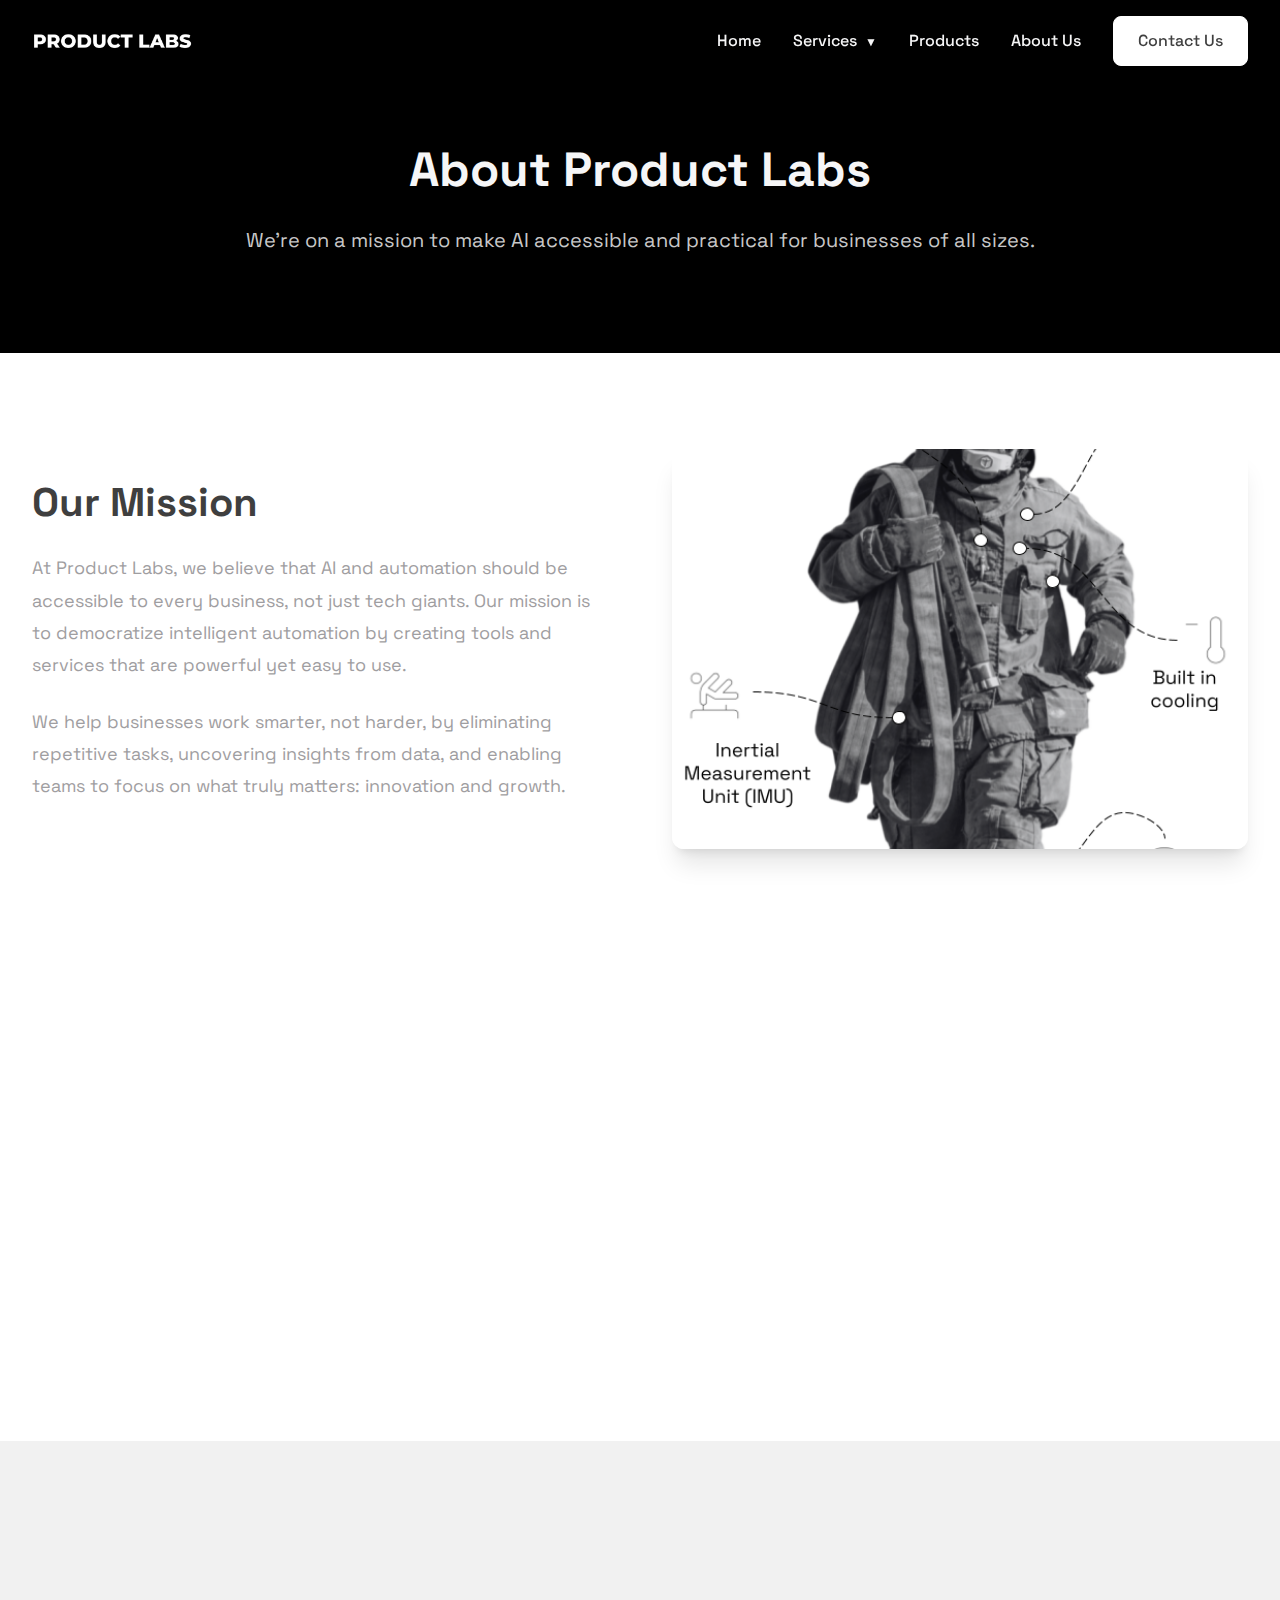
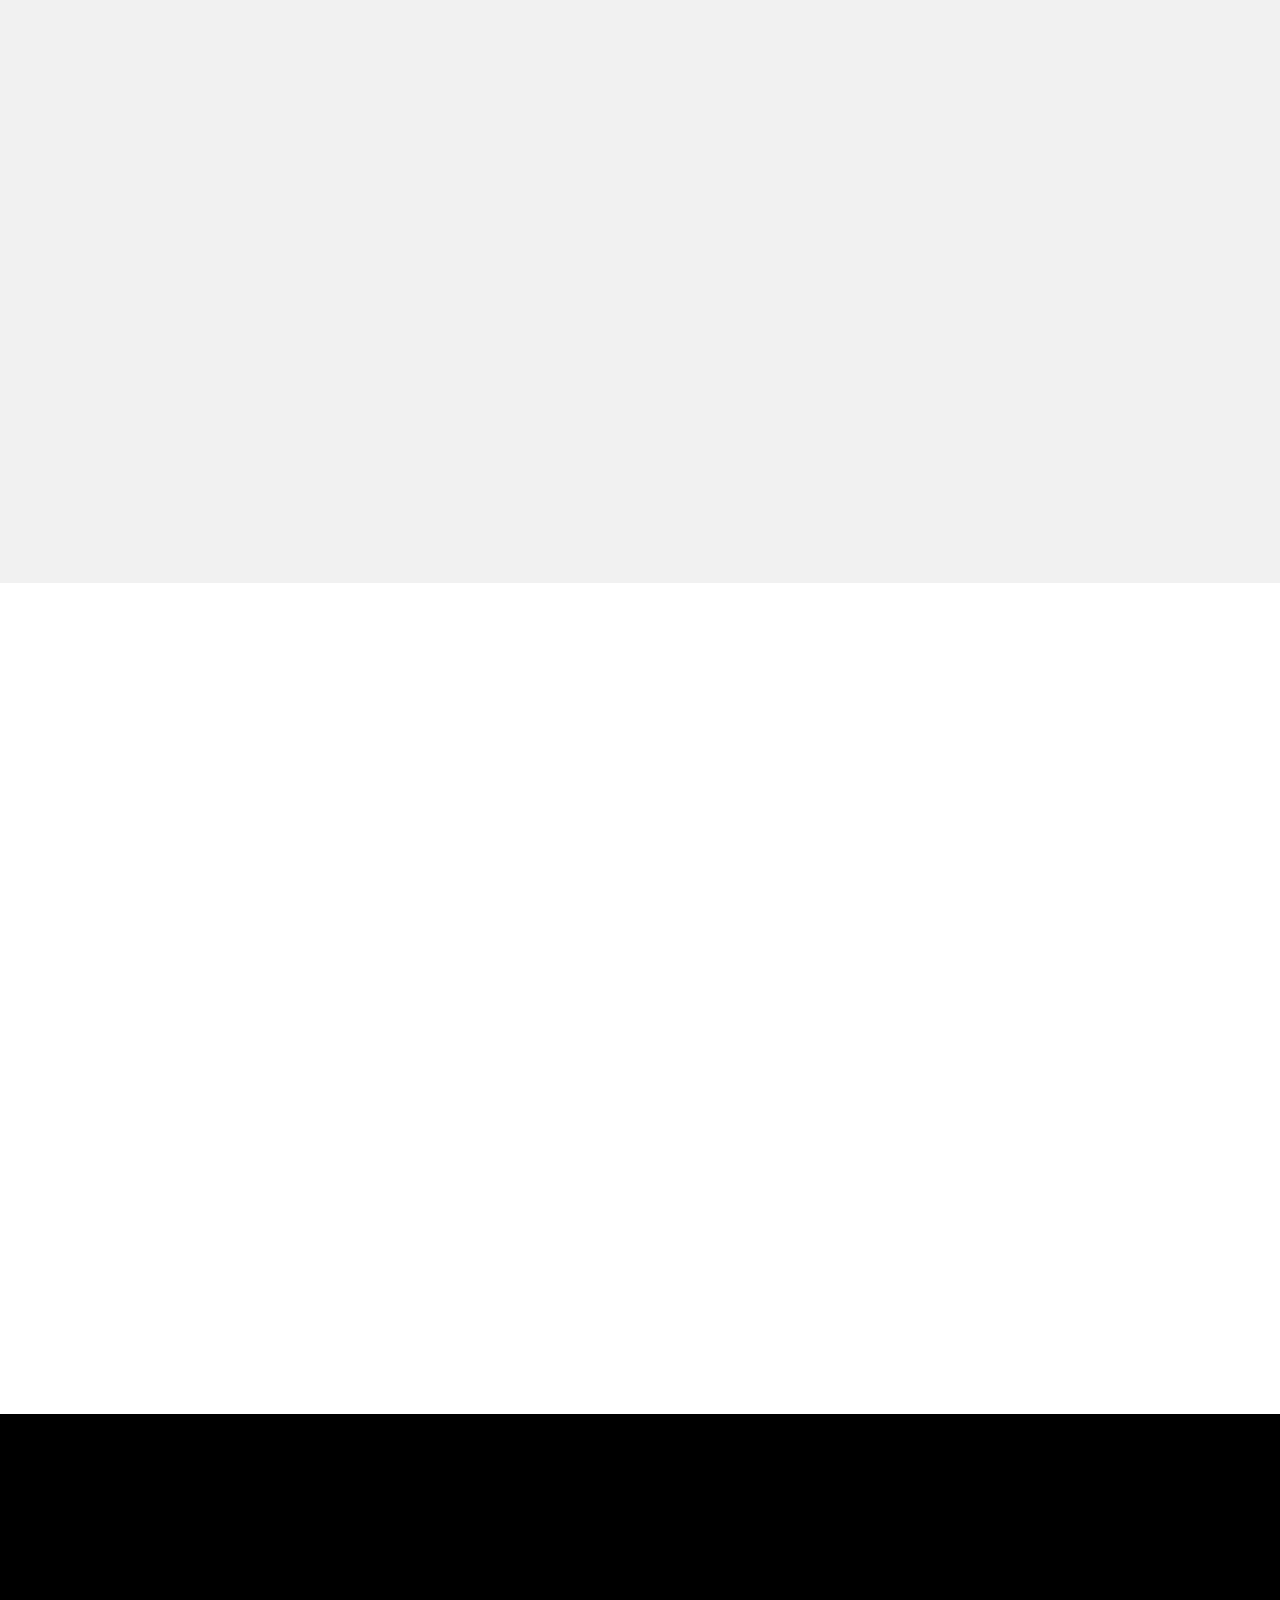
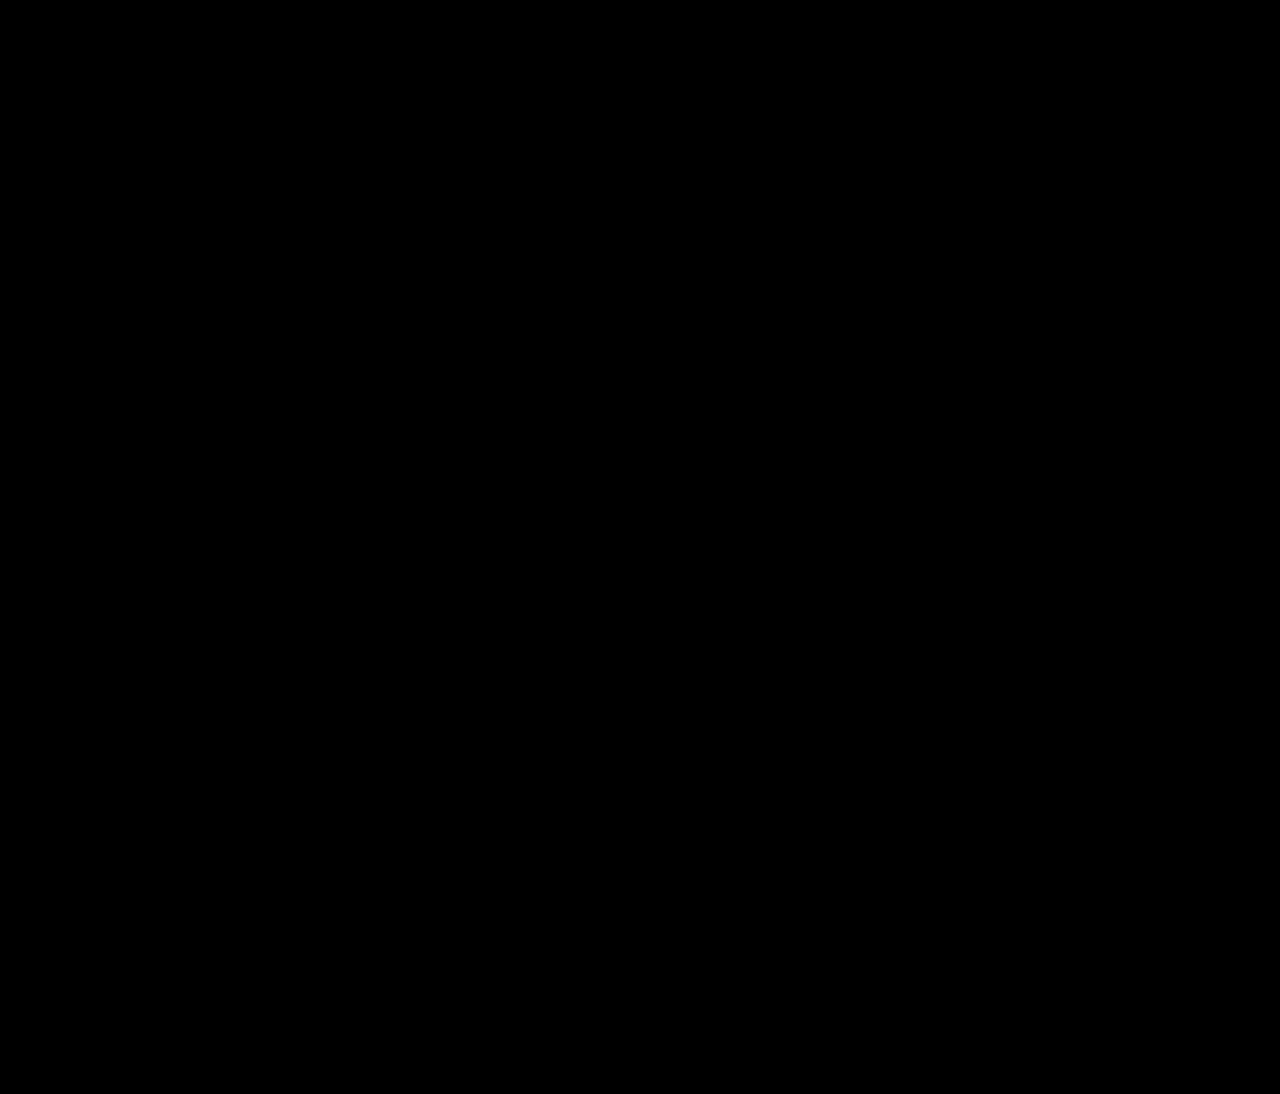
<file: pages/about.html>
<!DOCTYPE html>
<html lang="en">
<head>
  <meta charset="UTF-8">
  <meta name="viewport" content="width=device-width, initial-scale=1.0">
  <meta name="description" content="About Product Labs: Our mission, team, and commitment to transforming businesses with AI automation.">
  <title>About Us - Product Labs</title>
  
  <!-- Stylesheets -->
  <link rel="stylesheet" href="/css/main.css">
  
  <!-- Favicon -->
  <link rel="icon" type="image/png" href="/assets/icons/favicon.png">
</head>
<body>
  
  <!-- ========== Navigation Bar (Loaded Dynamically) ========== -->
  <header id="navbar-placeholder"></header>

  <!-- ========== Main Content ========== -->
  <main>
    
    <!-- Page Hero -->
    <section class="section-padding" style="padding-top: 140px; background: var(--color-bg-dark);">
      <div class="container" style="text-align: center;">
        <h1 class="animate-fade-scale" style="font-size: 3rem; margin-bottom: 1.5rem; color: var(--color-text-light);">About Product Labs</h1>
        <p class="animate-fade-scale" style="font-size: 1.25rem; color: rgba(255, 255, 255, 0.8); max-width: 800px; margin: 0 auto;">
          We're on a mission to make AI accessible and practical for businesses of all sizes.
        </p>
      </div>
    </section>

    <!-- Mission & Story Section -->
    <section class="section-padding">
      <div class="container">
        <div style="display: grid; grid-template-columns: 1fr 1fr; gap: 4rem; align-items: center; margin-bottom: 6rem;">
          <div class="animate-slide-left">
            <h2 style="font-size: 2.5rem; margin-bottom: 1.5rem;">Our Mission</h2>
            <p style="font-size: 1.125rem; line-height: 1.8; color: var(--color-text-muted); margin-bottom: 1.5rem;">
              At Product Labs, we believe that AI and automation should be accessible to every business, not just tech giants. Our mission is to democratize intelligent automation by creating tools and services that are powerful yet easy to use.
            </p>
            <p style="font-size: 1.125rem; line-height: 1.8; color: var(--color-text-muted);">
              We help businesses work smarter, not harder, by eliminating repetitive tasks, uncovering insights from data, and enabling teams to focus on what truly matters: innovation and growth.
            </p>
          </div>
          <div class="animate-slide-right">
            <img src="/assets/features/feature-5.png" alt="Our Mission" style="width: 100%; height: 400px; object-fit: cover; border-radius: 12px; box-shadow: var(--shadow-xl);" loading="lazy">
          </div>
        </div>

        <div style="display: grid; grid-template-columns: 1fr 1fr; gap: 4rem; align-items: center;">
          <div class="animate-slide-left">
            <img src="/assets/features/feature-6.png" alt="Our Approach" style="width: 100%; height: 400px; object-fit: cover; border-radius: 12px; box-shadow: var(--shadow-xl);" loading="lazy">
          </div>
          <div class="animate-slide-right">
            <h2 style="font-size: 2.5rem; margin-bottom: 1.5rem;">Our Approach</h2>
            <p style="font-size: 1.125rem; line-height: 1.8; color: var(--color-text-muted); margin-bottom: 1.5rem;">
              We take a partnership approach with every client. Your success is our success. We don't just deliver technology—we deliver results.
            </p>
            <p style="font-size: 1.125rem; line-height: 1.8; color: var(--color-text-muted);">
              From initial strategy to ongoing optimization, we're with you every step of the way, ensuring that AI truly transforms your business operations.
            </p>
          </div>
        </div>
      </div>
    </section>

    <!-- Values Section -->
    <section class="section-padding bg-light-gray">
      <div class="container">
        <h2 class="section-title animate-on-scroll">Our Values</h2>
        <p class="section-subtitle animate-on-scroll">The principles that guide everything we do</p>
        
        <div class="services-grid values-grid">
          <div class="info-card info-card-compact value-card" data-index="0">
            <h3 style="font-size: 1.25rem; margin-bottom: 1rem; color: #1a1a1a; font-weight: 700;">Results-Driven</h3>
            <p style="color: #666666; font-size: 0.95rem; line-height: 1.7;">We measure success by the tangible value we deliver. Every solution is designed with ROI and business impact in mind.</p>
          </div>

          <div class="info-card info-card-compact value-card" data-index="1">
            <h3 style="font-size: 1.25rem; margin-bottom: 1rem; color: #1a1a1a; font-weight: 700;">Partnership</h3>
            <p style="color: #666666; font-size: 0.95rem; line-height: 1.7;">We're not just vendors—we're partners invested in your long-term success. Your goals become our goals.</p>
          </div>

          <div class="info-card info-card-compact value-card" data-index="2">
            <h3 style="font-size: 1.25rem; margin-bottom: 1rem; color: #1a1a1a; font-weight: 700;">Innovation</h3>
            <p style="color: #666666; font-size: 0.95rem; line-height: 1.7;">We stay at the forefront of AI technology, continuously learning and evolving to bring you the best solutions.</p>
          </div>

          <div class="info-card info-card-compact value-card" data-index="3">
            <h3 style="font-size: 1.25rem; margin-bottom: 1rem; color: #1a1a1a; font-weight: 700;">Transparency</h3>
            <p style="color: #666666; font-size: 0.95rem; line-height: 1.7;">Clear communication, honest timelines, and realistic expectations. No surprises, just straightforward collaboration.</p>
          </div>

          <div class="info-card info-card-compact value-card" data-index="4">
            <h3 style="font-size: 1.25rem; margin-bottom: 1rem; color: #1a1a1a; font-weight: 700;">Excellence</h3>
            <p style="color: #666666; font-size: 0.95rem; line-height: 1.7;">We hold ourselves to the highest standards in everything we do, from code quality to customer service.</p>
          </div>

          <div class="info-card info-card-compact value-card" data-index="5">
            <h3 style="font-size: 1.25rem; margin-bottom: 1rem; color: #1a1a1a; font-weight: 700;">Growth</h3>
            <p style="color: #666666; font-size: 0.95rem; line-height: 1.7;">We believe in continuous improvement—for our clients, our products, and ourselves. Growth is a journey we take together.</p>
          </div>
        </div>
      </div>
    </section>

    <style>
      /* Values Grid Animation */
      .values-grid {
        display: grid;
        grid-template-columns: repeat(3, 1fr);
        gap: 1.5rem;
        max-width: 1400px;
        margin: 0 auto;
      }

      .value-card {
        opacity: 0;
        transition: all 0.6s cubic-bezier(0.4, 0, 0.2, 1);
      }

      /* Alternating entrance animations */
      .value-card[data-index="0"] {
        transform: translateX(-60px);
      }

      .value-card[data-index="1"] {
        transform: translateY(-60px);
      }

      .value-card[data-index="2"] {
        transform: translateX(60px);
      }

      .value-card[data-index="3"] {
        transform: translateX(-60px);
      }

      .value-card[data-index="4"] {
        transform: translateY(60px);
      }

      .value-card[data-index="5"] {
        transform: translateX(60px);
      }

      .value-card.visible {
        opacity: 1;
        transform: translate(0, 0);
      }

      .value-card[data-index="0"].visible {
        transition-delay: 0ms;
      }

      .value-card[data-index="1"].visible {
        transition-delay: 100ms;
      }

      .value-card[data-index="2"].visible {
        transition-delay: 200ms;
      }

      .value-card[data-index="3"].visible {
        transition-delay: 300ms;
      }

      .value-card[data-index="4"].visible {
        transition-delay: 400ms;
      }

      .value-card[data-index="5"].visible {
        transition-delay: 500ms;
      }

      @media (max-width: 1024px) {
        .values-grid {
          grid-template-columns: repeat(2, 1fr);
        }
      }

      @media (max-width: 640px) {
        .values-grid {
          grid-template-columns: 1fr;
        }

        /* Reset all animations to come from left in mobile */
        .value-card[data-index="0"],
        .value-card[data-index="1"],
        .value-card[data-index="2"],
        .value-card[data-index="3"],
        .value-card[data-index="4"],
        .value-card[data-index="5"] {
          transform: translateX(-60px);
        }

        /* When visible, reset to no transform */
        .value-card.visible {
          transform: translate(0, 0);
        }
      }
    </style>

    <script>
      // Animate value cards on scroll
      document.addEventListener('DOMContentLoaded', function() {
        const valueCards = document.querySelectorAll('.value-card');
        
        const observerOptions = {
          threshold: 0.15,
          rootMargin: '0px 0px -50px 0px'
        };

        const observer = new IntersectionObserver((entries) => {
          entries.forEach(entry => {
            if (entry.isIntersecting) {
              entry.target.classList.add('visible');
            } else {
              entry.target.classList.remove('visible');
            }
          });
        }, observerOptions);

        valueCards.forEach(card => {
          observer.observe(card);
        });
      });
    </script>

    <!-- Team Section -->
    <section class="section-padding">
      <div class="container">
        <h2 class="section-title animate-on-scroll">Meet Our Team</h2>
        <p class="section-subtitle animate-on-scroll">The talented people behind Product Labs</p>
        
        <div style="display: grid; grid-template-columns: repeat(auto-fit, minmax(320px, 1fr)); gap: 2.5rem; margin-top: 3rem; justify-content: center; max-width: 900px; margin-left: auto; margin-right: auto;">
          
          <!-- Team Member 1 - CEO -->
          <div class="animate-on-scroll" style="
            background: var(--color-bg-white);
            border-radius: 16px;
            padding: 2.5rem 2rem;
            box-shadow: 0 4px 20px rgba(0, 0, 0, 0.08);
            border: 1px solid rgba(0, 0, 0, 0.06);
            text-align: center;
            transition: all 0.3s ease;
            position: relative;
          " onmouseover="this.style.transform='translateY(-8px)'; this.style.boxShadow='0 8px 30px rgba(0, 0, 0, 0.12)';" onmouseout="this.style.transform='translateY(0)'; this.style.boxShadow='0 4px 20px rgba(0, 0, 0, 0.08)';">
            <div style="width: 160px; height: 160px; margin: 0 auto 1.5rem; border-radius: 50%; overflow: hidden; box-shadow: 0 4px 15px rgba(0, 0, 0, 0.1); border: 4px solid var(--color-bg-light-gray);">
              <img src="/assets/team/CEO.png" alt="Murtuza Haryanawala - CEO" style="width: 100%; height: 100%; object-fit: cover;" loading="lazy">
            </div>
            <h3 style="font-size: 1.5rem; margin-bottom: 0.5rem; font-weight: 600; color: var(--color-text-dark);">Murtuza Haryanawala</h3>
            <p style="color: var(--color-primary); font-size: 1rem; margin-bottom: 1rem; font-weight: 500;">CEO & Founder</p>
            <p style="color: var(--color-text-muted); font-size: 0.9rem; line-height: 1.6; margin-bottom: 1.5rem;">
              Leading Product Labs with a vision to transform businesses through AI automation and innovation.
            </p>
            
            <!-- Contact Links -->
            <div style="display: flex; gap: 1rem; justify-content: center; align-items: center; margin-top: 1.5rem; padding-top: 1.5rem; border-top: 1px solid rgba(0, 0, 0, 0.08);">
              <a href="mailto:dev@productlabs.us" style="
                display: inline-flex;
                align-items: center;
                gap: 0.5rem;
                padding: 0.6rem 1rem;
                background: var(--color-bg-light-gray);
                color: var(--color-text-dark);
                text-decoration: none;
                border-radius: 8px;
                font-size: 0.875rem;
                transition: all 0.3s ease;
              " onmouseover="this.style.background='var(--color-primary)'; this.style.color='white';" onmouseout="this.style.background='var(--color-bg-light-gray)'; this.style.color='var(--color-text-dark)';">
                <svg width="16" height="16" viewBox="0 0 24 24" fill="none" stroke="currentColor" stroke-width="2">
                  <path d="M4 4h16c1.1 0 2 .9 2 2v12c0 1.1-.9 2-2 2H4c-1.1 0-2-.9-2-2V6c0-1.1.9-2 2-2z"></path>
                  <polyline points="22,6 12,13 2,6"></polyline>
                </svg>
                Email
              </a>
              <a href="https://www.linkedin.com/in/mattharyana/" target="_blank" rel="noopener noreferrer" style="
                display: inline-flex;
                align-items: center;
                gap: 0.5rem;
                padding: 0.6rem 1rem;
                background: #0077B5;
                color: white;
                text-decoration: none;
                border-radius: 8px;
                font-size: 0.875rem;
                transition: all 0.3s ease;
              " onmouseover="this.style.background='#005885';" onmouseout="this.style.background='#0077B5';">
                <svg width="16" height="16" viewBox="0 0 24 24" fill="currentColor">
                  <path d="M20.447 20.452h-3.554v-5.569c0-1.328-.027-3.037-1.852-3.037-1.853 0-2.136 1.445-2.136 2.939v5.667H9.351V9h3.414v1.561h.046c.477-.9 1.637-1.85 3.37-1.85 3.601 0 4.267 2.37 4.267 5.455v6.286zM5.337 7.433c-1.144 0-2.063-.926-2.063-2.065 0-1.138.92-2.063 2.063-2.063 1.14 0 2.064.925 2.064 2.063 0 1.139-.925 2.065-2.064 2.065zm1.782 13.019H3.555V9h3.564v11.452zM22.225 0H1.771C.792 0 0 .774 0 1.729v20.542C0 23.227.792 24 1.771 24h20.451C23.2 24 24 23.227 24 22.271V1.729C24 .774 23.2 0 22.222 0h.003z"/>
                </svg>
                LinkedIn
              </a>
            </div>
          </div>

          <!-- Team Member 2 - CTO -->
          <div class="animate-on-scroll" style="
            background: var(--color-bg-white);
            border-radius: 16px;
            padding: 2.5rem 2rem;
            box-shadow: 0 4px 20px rgba(0, 0, 0, 0.08);
            border: 1px solid rgba(0, 0, 0, 0.06);
            text-align: center;
            transition: all 0.3s ease;
            position: relative;
          " onmouseover="this.style.transform='translateY(-8px)'; this.style.boxShadow='0 8px 30px rgba(0, 0, 0, 0.12)';" onmouseout="this.style.transform='translateY(0)'; this.style.boxShadow='0 4px 20px rgba(0, 0, 0, 0.08)';">
            <div style="width: 160px; height: 160px; margin: 0 auto 1.5rem; border-radius: 50%; overflow: hidden; box-shadow: 0 4px 15px rgba(0, 0, 0, 0.1); border: 4px solid var(--color-bg-light-gray);">
              <img src="/assets/team/CTO.JPG" alt="Abhishek Jyotiba - CTO" style="width: 100%; height: 100%; object-fit: cover;" loading="lazy">
            </div>
            <h3 style="font-size: 1.5rem; margin-bottom: 0.5rem; font-weight: 600; color: var(--color-text-dark);">Abhishek Jyotiba</h3>
            <p style="color: var(--color-primary); font-size: 1rem; margin-bottom: 1rem; font-weight: 500;">Head of Engineering</p>
            <p style="color: var(--color-text-muted); font-size: 0.9rem; line-height: 1.6; margin-bottom: 1.5rem;">
              Building cutting-edge AI solutions with expertise in machine learning and automation technologies.
            </p>
            
            <!-- Contact Links -->
            <div style="display: flex; gap: 1rem; justify-content: center; align-items: center; margin-top: 1.5rem; padding-top: 1.5rem; border-top: 1px solid rgba(0, 0, 0, 0.08);">
              <a href="mailto:abhi@productlabs.us" style="
                display: inline-flex;
                align-items: center;
                gap: 0.5rem;
                padding: 0.6rem 1rem;
                background: var(--color-bg-light-gray);
                color: var(--color-text-dark);
                text-decoration: none;
                border-radius: 8px;
                font-size: 0.875rem;
                transition: all 0.3s ease;
              " onmouseover="this.style.background='var(--color-primary)'; this.style.color='white';" onmouseout="this.style.background='var(--color-bg-light-gray)'; this.style.color='var(--color-text-dark)';">
                <svg width="16" height="16" viewBox="0 0 24 24" fill="none" stroke="currentColor" stroke-width="2">
                  <path d="M4 4h16c1.1 0 2 .9 2 2v12c0 1.1-.9 2-2 2H4c-1.1 0-2-.9-2-2V6c0-1.1.9-2 2-2z"></path>
                  <polyline points="22,6 12,13 2,6"></polyline>
                </svg>
                Email
              </a>
              <a href="https://www.linkedin.com/in/abhishekjyotiba/" target="_blank" rel="noopener noreferrer" style="
                display: inline-flex;
                align-items: center;
                gap: 0.5rem;
                padding: 0.6rem 1rem;
                background: #0077B5;
                color: white;
                text-decoration: none;
                border-radius: 8px;
                font-size: 0.875rem;
                transition: all 0.3s ease;
              " onmouseover="this.style.background='#005885';" onmouseout="this.style.background='#0077B5';">
                <svg width="16" height="16" viewBox="0 0 24 24" fill="currentColor">
                  <path d="M20.447 20.452h-3.554v-5.569c0-1.328-.027-3.037-1.852-3.037-1.853 0-2.136 1.445-2.136 2.939v5.667H9.351V9h3.414v1.561h.046c.477-.9 1.637-1.85 3.37-1.85 3.601 0 4.267 2.37 4.267 5.455v6.286zM5.337 7.433c-1.144 0-2.063-.926-2.063-2.065 0-1.138.92-2.063 2.063-2.063 1.14 0 2.064.925 2.064 2.063 0 1.139-.925 2.065-2.064 2.065zm1.782 13.019H3.555V9h3.564v11.452zM22.225 0H1.771C.792 0 0 .774 0 1.729v20.542C0 23.227.792 24 1.771 24h20.451C23.2 24 24 23.227 24 22.271V1.729C24 .774 23.2 0 22.222 0h.003z"/>
                </svg>
                LinkedIn
              </a>
            </div>
          </div>

        </div>
      </div>
    </section>

    <!-- Stats Section -->
    <section class="section-padding bg-dark">
      <div class="container">
        <div class="stats-grid">
          <div class="stat-card animate-on-scroll" style="background: rgba(255, 255, 255, 0.05); border: 1px solid rgba(255, 255, 255, 0.1);">
            <div class="stat-number" style="color: var(--color-text-light);">150+</div>
            <div class="stat-label" style="color: rgba(255, 255, 255, 0.7);">Projects Delivered</div>
          </div>

          <div class="stat-card animate-on-scroll" style="background: rgba(255, 255, 255, 0.05); border: 1px solid rgba(255, 255, 255, 0.1);">
            <div class="stat-number" style="color: var(--color-text-light);">98%</div>
            <div class="stat-label" style="color: rgba(255, 255, 255, 0.7);">Client Satisfaction</div>
          </div>

          <div class="stat-card animate-on-scroll" style="background: rgba(255, 255, 255, 0.05); border: 1px solid rgba(255, 255, 255, 0.1);">
            <div class="stat-number" style="color: var(--color-text-light);">50+</div>
            <div class="stat-label" style="color: rgba(255, 255, 255, 0.7);">AI Experts</div>
          </div>

          <div class="stat-card animate-on-scroll" style="background: rgba(255, 255, 255, 0.05); border: 1px solid rgba(255, 255, 255, 0.1);">
            <div class="stat-number" style="color: var(--color-text-light);">5+</div>
            <div class="stat-label" style="color: rgba(255, 255, 255, 0.7);">Years in Business</div>
          </div>
        </div>
      </div>
    </section>

    <!-- CTA Section -->
    <section class="section-padding bg-dark">
      <div class="container" style="text-align: center;">
        <h2 class="animate-on-scroll" style="color: var(--color-text-light); margin-bottom: 1.5rem;">Want to Work With Us?</h2>
        <p class="animate-on-scroll" style="font-size: 1.125rem; color: rgba(255, 255, 255, 0.8); max-width: 700px; margin: 0 auto 2.5rem;">
          Let's discuss how we can help transform your business with AI automation.
        </p>
        <div class="animate-on-scroll">
          <a href="/pages/contact.html" class="btn btn-light" style="padding: 1rem 2rem; font-size: 1.125rem;">Get In Touch</a>
        </div>
      </div>
    </section>

  </main>

  <!-- ========== Footer (Loaded Dynamically) ========== -->
  <footer id="footer-placeholder"></footer>

  <!-- ========== Scripts ========== -->
  <script src="/js/main.js"></script>

  <style>
    @media (max-width: 768px) {
      section > div > div[style*="grid-template-columns: 1fr 1fr"] {
        grid-template-columns: 1fr !important;
      }
    }
  </style>

</body>
</html>
</file>
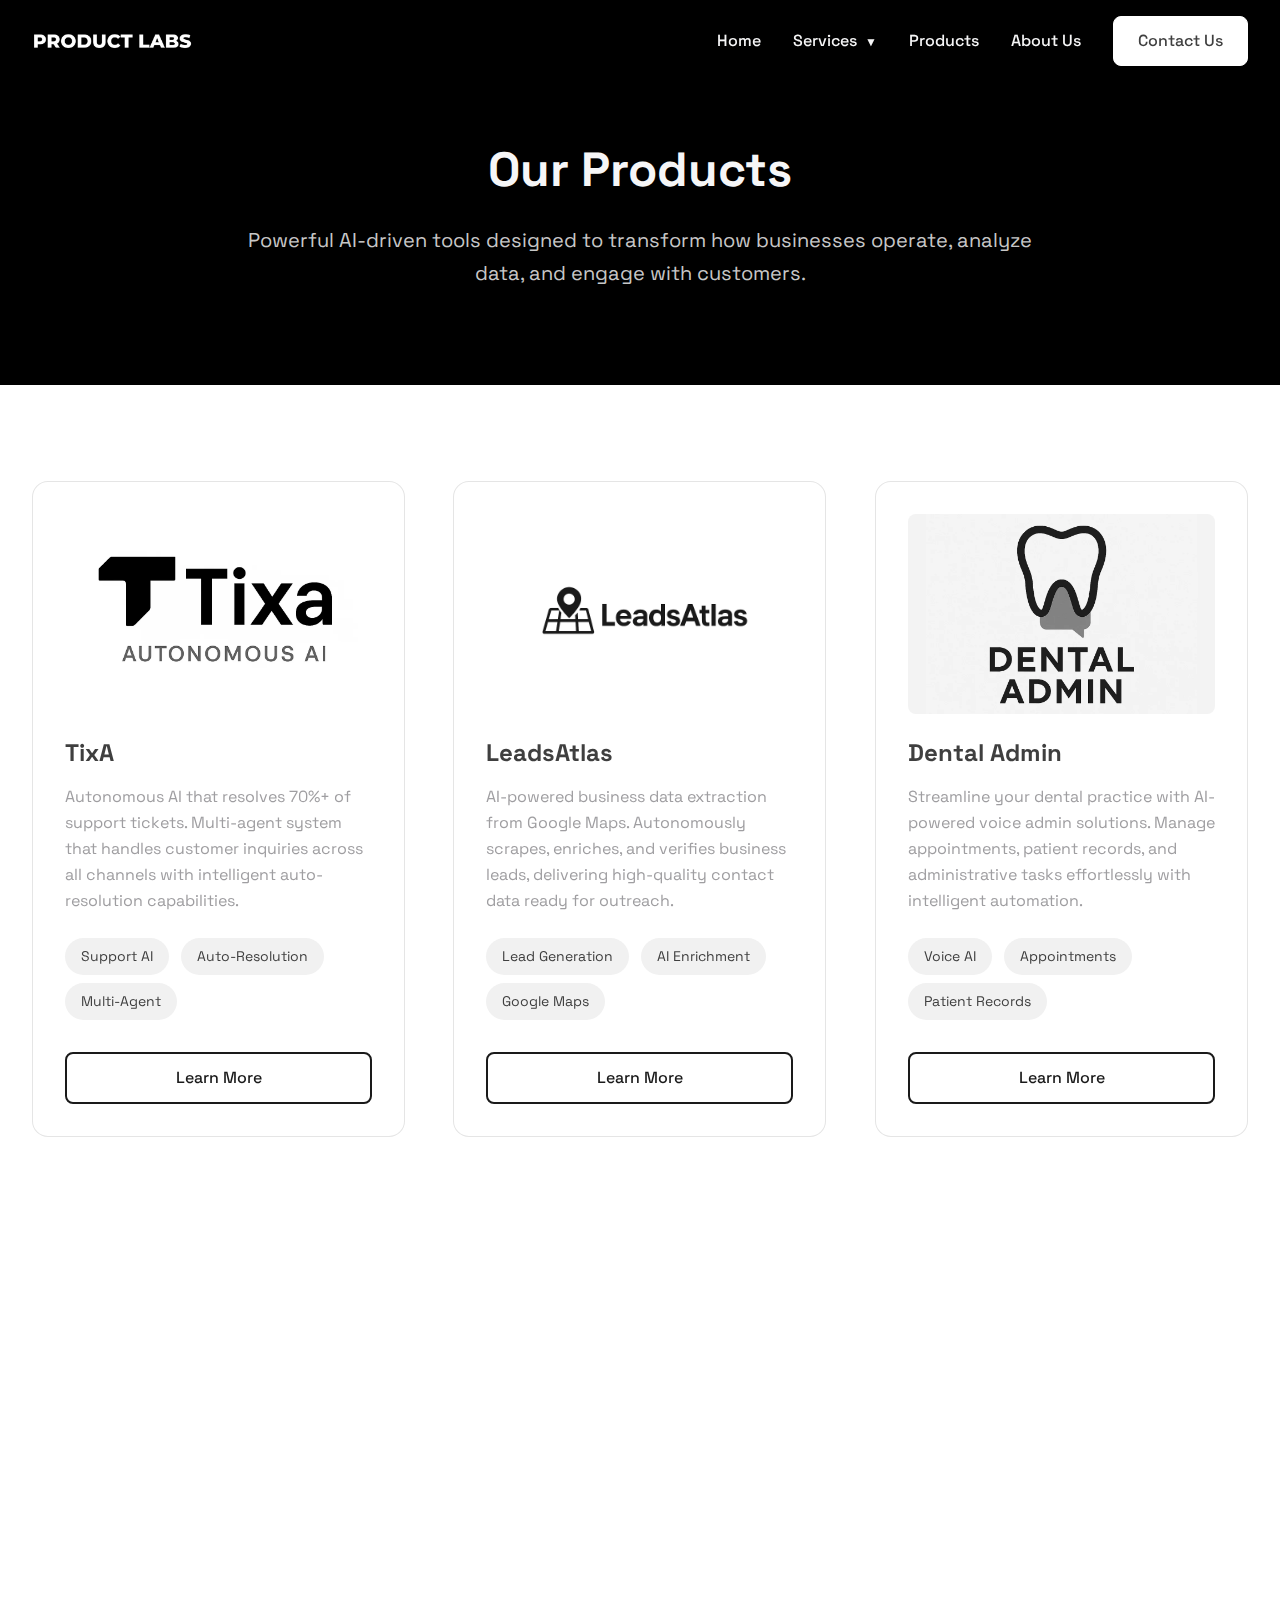
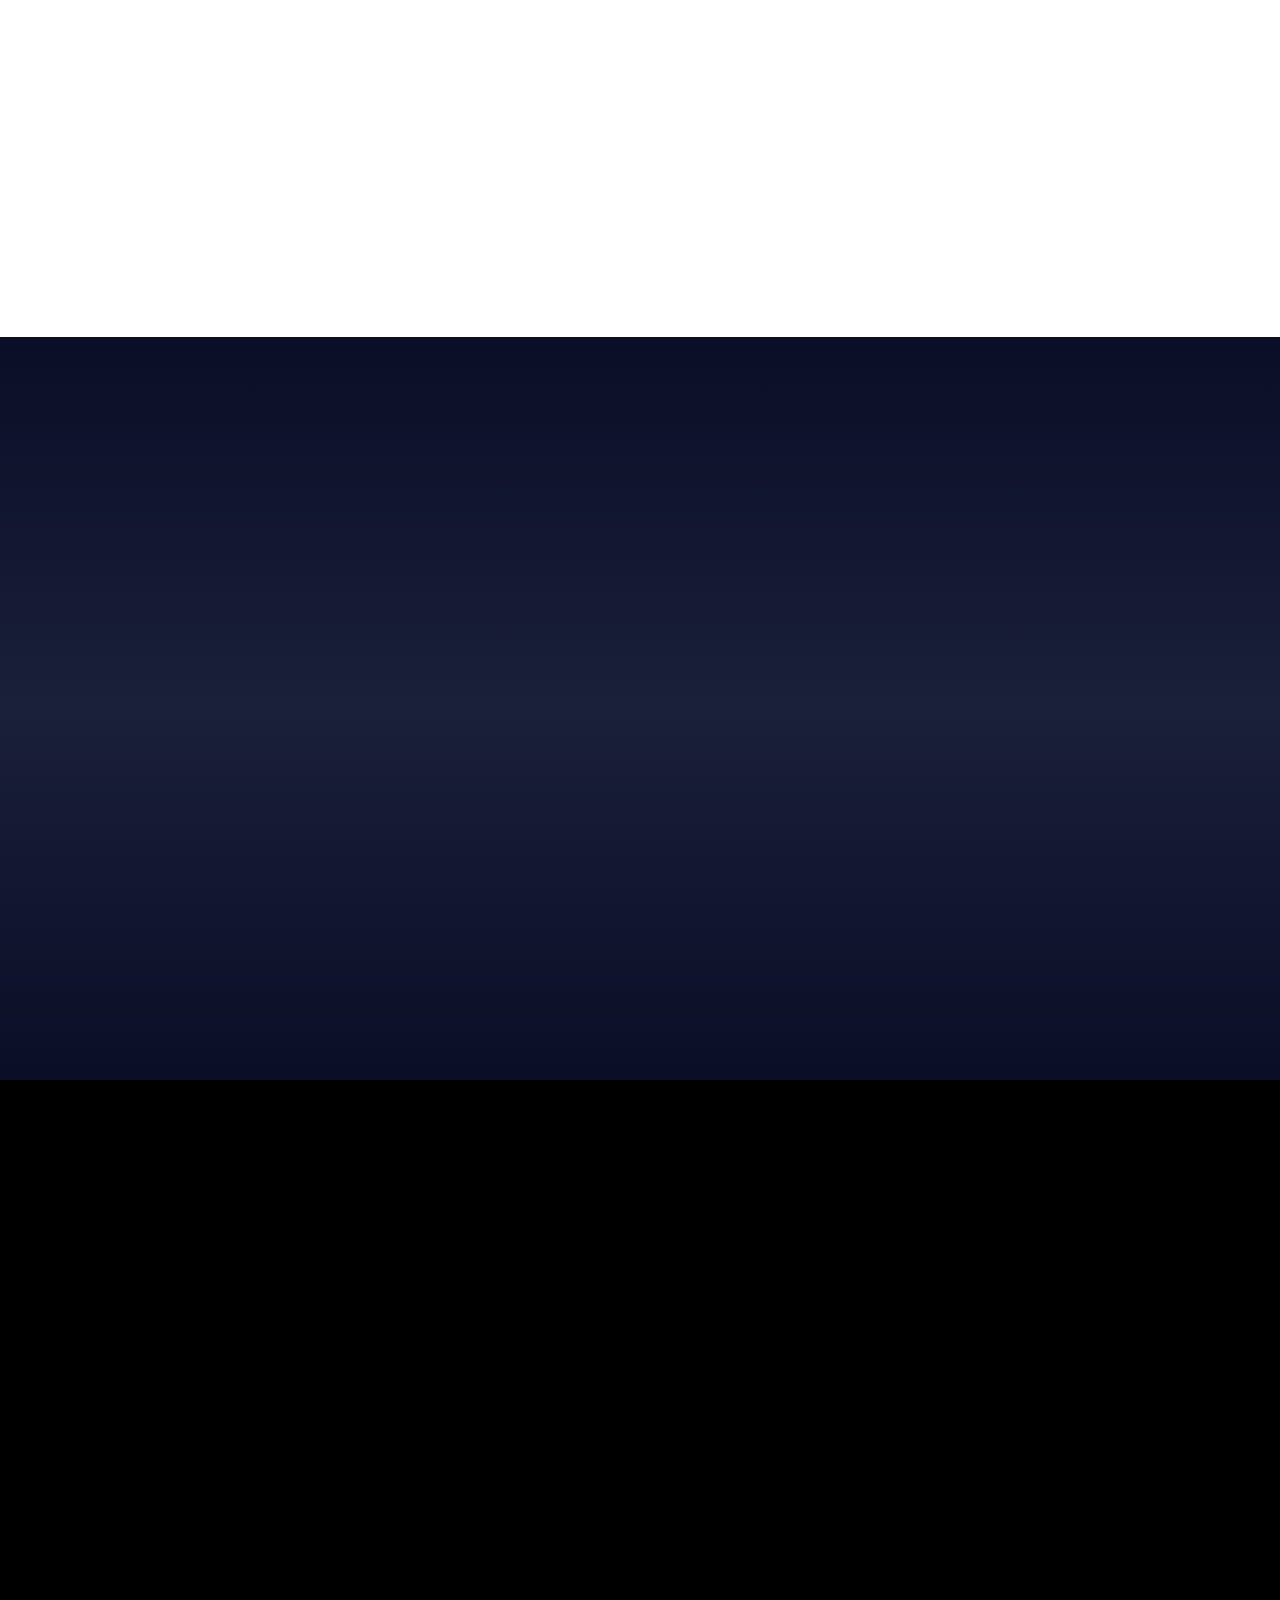
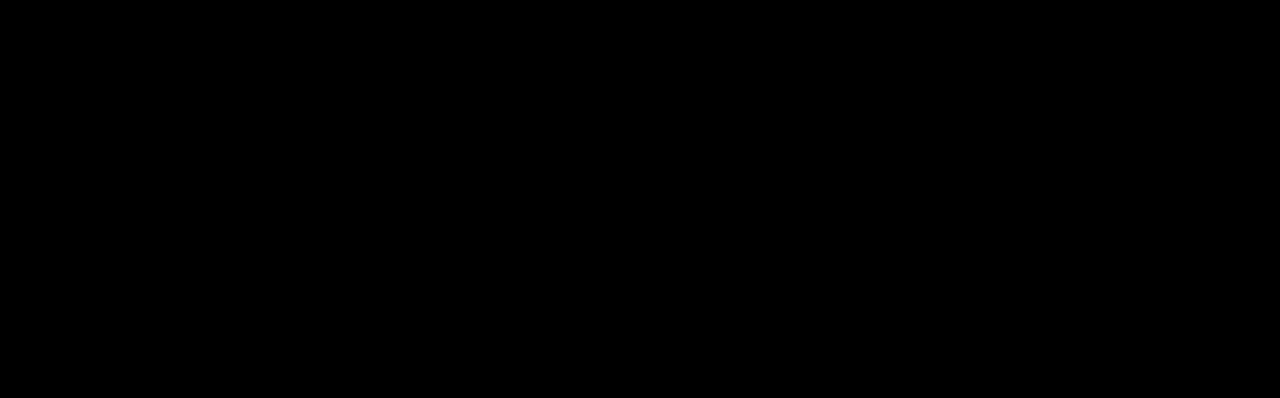
<file: pages/products.html>
<!DOCTYPE html>
<html lang="en">
<head>
  <meta charset="UTF-8">
  <meta name="viewport" content="width=device-width, initial-scale=1.0">
  <meta name="description" content="Product Labs Products: AutoFlow Pro, InsightAI Analytics, ChatBot Studio, SmartSearch Engine, and PredictCore.">
  <title>Our Products - Product Labs</title>
  
  <!-- Stylesheets -->
  <link rel="stylesheet" href="/css/main.css">
  
  <!-- Favicon -->
  <link rel="icon" type="image/png" href="/assets/icons/favicon.png">
</head>
<body>
  
  <!-- ========== Navigation Bar (Loaded Dynamically) ========== -->
  <header id="navbar-placeholder"></header>

  <!-- ========== Main Content ========== -->
  <main>
    
    <!-- Page Hero -->
    <section class="section-padding" style="padding-top: 140px; background: var(--color-bg-dark);">
      <div class="container" style="text-align: center;">
        <h1 class="animate-fade-scale" style="font-size: 3rem; margin-bottom: 1.5rem; color: var(--color-text-light);">Our Products</h1>
        <p class="animate-fade-scale" style="font-size: 1.25rem; color: rgba(255, 255, 255, 0.8); max-width: 800px; margin: 0 auto;">
          Powerful AI-driven tools designed to transform how businesses operate, analyze data, and engage with customers.
        </p>
      </div>
    </section>

    <!-- Products Showcase Section -->
    <section class="section-padding">
      <div class="container">
        <div class="services-grid" style="grid-template-columns: repeat(auto-fit, minmax(350px, 1fr));">
          
          <!-- Product 1: TixA -->
          <div class="info-card animate-on-scroll hover-lift">
            <div style="width: 100%; height: 200px; background: linear-gradient(135deg, #f5f5f5, #e0e0e0); border-radius: 8px; margin-bottom: 1.5rem; display: flex; align-items: center; justify-content: center; font-size: 4rem; position: relative; overflow: hidden;">
              <img src="/assets/projects/TixA.webp" alt="TixA" style="width: 100%; height: 100%; object-fit: cover;" loading="lazy">
            </div>
            <h3 style="font-size: 1.5rem; margin-bottom: 1rem;">TixA</h3>
            <p style="color: var(--color-text-muted); margin-bottom: 1.5rem;">
              Autonomous AI that resolves 70%+ of support tickets. Multi-agent system that handles customer inquiries across all channels with intelligent auto-resolution capabilities.
            </p>
            <div style="margin-bottom: 1.5rem;">
              <span style="display: inline-block; background: var(--color-bg-light-gray); padding: 0.5rem 1rem; border-radius: 20px; font-size: 0.875rem; margin-right: 0.5rem; margin-bottom: 0.5rem;">Support AI</span>
              <span style="display: inline-block; background: var(--color-bg-light-gray); padding: 0.5rem 1rem; border-radius: 20px; font-size: 0.875rem; margin-right: 0.5rem; margin-bottom: 0.5rem;">Auto-Resolution</span>
              <span style="display: inline-block; background: var(--color-bg-light-gray); padding: 0.5rem 1rem; border-radius: 20px; font-size: 0.875rem; margin-right: 0.5rem; margin-bottom: 0.5rem;">Multi-Agent</span>
            </div>
            <a href="/pages/products/tixa.html" class="btn btn-outline" style="width: 100%;">Learn More</a>
          </div>

          <!-- Product 2: LeadsAtlas -->
          <div class="info-card animate-on-scroll hover-lift">
            <div style="width: 100%; height: 200px; background: linear-gradient(135deg, #f5f5f5, #e0e0e0); border-radius: 8px; margin-bottom: 1.5rem; display: flex; align-items: center; justify-content: center; font-size: 4rem; position: relative; overflow: hidden;">
              <img src="/assets/projects/Leadsatlas.webp" alt="LeadsAtlas" style="width: 100%; height: 100%; object-fit: cover;" loading="lazy">
            </div>
            <h3 style="font-size: 1.5rem; margin-bottom: 1rem;">LeadsAtlas</h3>
            <p style="color: var(--color-text-muted); margin-bottom: 1.5rem;">
              AI-powered business data extraction from Google Maps. Autonomously scrapes, enriches, and verifies business leads, delivering high-quality contact data ready for outreach.
            </p>
            <div style="margin-bottom: 1.5rem;">
              <span style="display: inline-block; background: var(--color-bg-light-gray); padding: 0.5rem 1rem; border-radius: 20px; font-size: 0.875rem; margin-right: 0.5rem; margin-bottom: 0.5rem;">Lead Generation</span>
              <span style="display: inline-block; background: var(--color-bg-light-gray); padding: 0.5rem 1rem; border-radius: 20px; font-size: 0.875rem; margin-right: 0.5rem; margin-bottom: 0.5rem;">AI Enrichment</span>
              <span style="display: inline-block; background: var(--color-bg-light-gray); padding: 0.5rem 1rem; border-radius: 20px; font-size: 0.875rem; margin-right: 0.5rem; margin-bottom: 0.5rem;">Google Maps</span>
            </div>
            <a href="/pages/products/leadsatlas.html" class="btn btn-outline" style="width: 100%;">Learn More</a>
          </div>

          <!-- Product 3: Dental Admin -->
          <div class="info-card animate-on-scroll hover-lift">
            <div style="width: 100%; height: 200px; background: linear-gradient(135deg, #f5f5f5, #e0e0e0); border-radius: 8px; margin-bottom: 1.5rem; display: flex; align-items: center; justify-content: center; font-size: 4rem; position: relative; overflow: hidden;">
              <img src="/assets/projects/dental admin.webp" alt="Dental Admin" style="width: 100%; height: 100%; object-fit: cover;" loading="lazy">
            </div>
            <h3 style="font-size: 1.5rem; margin-bottom: 1rem;">Dental Admin</h3>
            <p style="color: var(--color-text-muted); margin-bottom: 1.5rem;">
              Streamline your dental practice with AI-powered voice admin solutions. Manage appointments, patient records, and administrative tasks effortlessly with intelligent automation.
            </p>
            <div style="margin-bottom: 1.5rem;">
              <span style="display: inline-block; background: var(--color-bg-light-gray); padding: 0.5rem 1rem; border-radius: 20px; font-size: 0.875rem; margin-right: 0.5rem; margin-bottom: 0.5rem;">Voice AI</span>
              <span style="display: inline-block; background: var(--color-bg-light-gray); padding: 0.5rem 1rem; border-radius: 20px; font-size: 0.875rem; margin-right: 0.5rem; margin-bottom: 0.5rem;">Appointments</span>
              <span style="display: inline-block; background: var(--color-bg-light-gray); padding: 0.5rem 1rem; border-radius: 20px; font-size: 0.875rem; margin-right: 0.5rem; margin-bottom: 0.5rem;">Patient Records</span>
            </div>
            <a href="/pages/products/dental-admin.html" class="btn btn-outline" style="width: 100%;">Learn More</a>
          </div>

          <!-- Product 4: Spa Receptionist -->
          <div class="info-card animate-on-scroll hover-lift">
            <div style="width: 100%; height: 200px; background: linear-gradient(135deg, #f5f5f5, #e0e0e0); border-radius: 8px; margin-bottom: 1.5rem; display: flex; align-items: center; justify-content: center; font-size: 4rem; position: relative; overflow: hidden;">
              <img src="/assets/projects/Spa receptionist.webp" alt="Spa Receptionist" style="width: 100%; height: 100%; object-fit: cover;" loading="lazy">
            </div>
            <h3 style="font-size: 1.5rem; margin-bottom: 1rem;">Spa Receptionist</h3>
            <p style="color: var(--color-text-muted); margin-bottom: 1.5rem;">
              Transform your spa operations with intelligent voice automation. Handle bookings, customer inquiries, and service coordination seamlessly with AI-powered assistance.
            </p>
            <div style="margin-bottom: 1.5rem;">
              <span style="display: inline-block; background: var(--color-bg-light-gray); padding: 0.5rem 1rem; border-radius: 20px; font-size: 0.875rem; margin-right: 0.5rem; margin-bottom: 0.5rem;">Voice Automation</span>
              <span style="display: inline-block; background: var(--color-bg-light-gray); padding: 0.5rem 1rem; border-radius: 20px; font-size: 0.875rem; margin-right: 0.5rem; margin-bottom: 0.5rem;">Bookings</span>
              <span style="display: inline-block; background: var(--color-bg-light-gray); padding: 0.5rem 1rem; border-radius: 20px; font-size: 0.875rem; margin-right: 0.5rem; margin-bottom: 0.5rem;">Customer Service</span>
            </div>
            <a href="/pages/products/spa-receptionist.html" class="btn btn-outline" style="width: 100%;">Learn More</a>
          </div>

          <!-- Product 5 - COMMENTED OUT FOR NOW -->
          <!-- <div class="info-card animate-on-scroll hover-lift">
            <div style="width: 100%; height: 200px; background: linear-gradient(135deg, #f5f5f5, #e0e0e0); border-radius: 8px; margin-bottom: 1.5rem; display: flex; align-items: center; justify-content: center; font-size: 4rem;">
              <img src="/assets/projects/sport-retail-project.webp" alt="SmartSearch Engine" style="width: 100%; height: 100%; object-fit: cover;" loading="lazy">
            </div>
            <h3 style="font-size: 1.5rem; margin-bottom: 1rem;">SmartSearch Engine</h3>
            <p style="color: var(--color-text-muted); margin-bottom: 1.5rem;">
              AI-powered enterprise search that understands context and intent. Find information across all your systems instantly with semantic search capabilities.
            </p>
            <div style="margin-bottom: 1.5rem;">
              <span style="display: inline-block; background: var(--color-bg-light-gray); padding: 0.5rem 1rem; border-radius: 20px; font-size: 0.875rem; margin-right: 0.5rem; margin-bottom: 0.5rem;">Semantic Search</span>
              <span style="display: inline-block; background: var(--color-bg-light-gray); padding: 0.5rem 1rem; border-radius: 20px; font-size: 0.875rem; margin-right: 0.5rem; margin-bottom: 0.5rem;">Context-Aware</span>
              <span style="display: inline-block; background: var(--color-bg-light-gray); padding: 0.5rem 1rem; border-radius: 20px; font-size: 0.875rem; margin-right: 0.5rem; margin-bottom: 0.5rem;">Enterprise</span>
            </div>
            <a href="/contact.html" class="btn btn-outline" style="width: 100%;">Request Demo</a>
          </div> -->

          <!-- Product 5 - COMMENTED OUT FOR NOW -->
          <!-- <div class="info-card animate-on-scroll hover-lift">
            <div style="width: 100%; height: 200px; background: linear-gradient(135deg, #f5f5f5, #e0e0e0); border-radius: 8px; margin-bottom: 1.5rem; display: flex; align-items: center; justify-content: center; font-size: 4rem;">
              <img src="/assets/projects/workwear-project.webp" alt="PredictCore" style="width: 100%; height: 100%; object-fit: cover;" loading="lazy">
            </div>
            <h3 style="font-size: 1.5rem; margin-bottom: 1rem;">PredictCore</h3>
            <p style="color: var(--color-text-muted); margin-bottom: 1.5rem;">
              Advanced predictive modeling platform for forecasting, risk assessment, and strategic planning. Leverage machine learning to make data-driven decisions with confidence.
            </p>
            <div style="margin-bottom: 1.5rem;">
              <span style="display: inline-block; background: var(--color-bg-light-gray); padding: 0.5rem 1rem; border-radius: 20px; font-size: 0.875rem; margin-right: 0.5rem; margin-bottom: 0.5rem;">Forecasting</span>
              <span style="display: inline-block; background: var(--color-bg-light-gray); padding: 0.5rem 1rem; border-radius: 20px; font-size: 0.875rem; margin-right: 0.5rem; margin-bottom: 0.5rem;">Risk Analysis</span>
              <span style="display: inline-block; background: var(--color-bg-light-gray); padding: 0.5rem 1rem; border-radius: 20px; font-size: 0.875rem; margin-right: 0.5rem; margin-bottom: 0.5rem;">ML Models</span>
            </div>
            <a href="/contact.html" class="btn btn-outline" style="width: 100%;">Request Demo</a>
          </div> -->

          <!-- Product 6 - COMMENTED OUT FOR NOW -->
          <!-- <div class="info-card animate-on-scroll hover-lift">
            <div style="width: 100%; height: 200px; background: linear-gradient(135deg, #f5f5f5, #e0e0e0); border-radius: 8px; margin-bottom: 1.5rem; display: flex; align-items: center; justify-content: center; font-size: 4rem;">
              📊
            </div>
            <h3 style="font-size: 1.5rem; margin-bottom: 1rem;">DataSync Platform</h3>
            <p style="color: var(--color-text-muted); margin-bottom: 1.5rem;">
              Real-time data synchronization and integration platform. Connect all your data sources and keep information flowing seamlessly across your organization.
            </p>
            <div style="margin-bottom: 1.5rem;">
              <span style="display: inline-block; background: var(--color-bg-light-gray); padding: 0.5rem 1rem; border-radius: 20px; font-size: 0.875rem; margin-right: 0.5rem; margin-bottom: 0.5rem;">Data Integration</span>
              <span style="display: inline-block; background: var(--color-bg-light-gray); padding: 0.5rem 1rem; border-radius: 20px; font-size: 0.875rem; margin-right: 0.5rem; margin-bottom: 0.5rem;">Real-Time</span>
              <span style="display: inline-block; background: var(--color-bg-light-gray); padding: 0.5rem 1rem; border-radius: 20px; font-size: 0.875rem; margin-right: 0.5rem; margin-bottom: 0.5rem;">Cloud-Native</span>
            </div>
            <a href="/contact.html" class="btn btn-outline" style="width: 100%;">Request Demo</a>
          </div> -->

        </div>
      </div>
    </section>

    <!-- Features Comparison Section -->
    <section class="section-padding" style="position: relative; background: linear-gradient(180deg, #0a0e27 0%, #1a1f3a 50%, #0a0e27 100%); overflow: hidden;">
      <!-- Cosmic Background Canvas -->
      <canvas id="cosmicCanvas" style="position: absolute; top: 0; left: 0; width: 100%; height: 100%; z-index: 0; pointer-events: none;"></canvas>
      
      <div class="container" style="position: relative; z-index: 1;">
        <h2 class="section-title animate-on-scroll" style="color: #ffffff;">Why Choose Our Products</h2>
        <p class="section-subtitle animate-on-scroll" style="color: rgba(255, 255, 255, 0.8);">Built with cutting-edge technology and designed for real-world business challenges</p>
        
        <div class="services-grid products-features-grid">
          <div class="info-card info-card-compact product-feature-card" data-index="0" style="background: rgba(255, 255, 255, 0.05); backdrop-filter: blur(10px); border: 1px solid rgba(255, 255, 255, 0.1);">
            <h4 style="font-size: 1.25rem; margin-bottom: 1rem; color: #ffffff; font-weight: 700;">Fast Deployment</h4>
            <p style="color: rgba(255, 255, 255, 0.8); font-size: 0.95rem; line-height: 1.7;">Get up and running in days, not months. Our products are designed for quick implementation with minimal disruption.</p>
          </div>
          <div class="info-card info-card-compact product-feature-card" data-index="1" style="background: rgba(255, 255, 255, 0.05); backdrop-filter: blur(10px); border: 1px solid rgba(255, 255, 255, 0.1);">
            <h4 style="font-size: 1.25rem; margin-bottom: 1rem; color: #ffffff; font-weight: 700;">Enterprise Security</h4>
            <p style="color: rgba(255, 255, 255, 0.8); font-size: 0.95rem; line-height: 1.7;">Bank-level security with SOC 2 compliance, end-to-end encryption, and regular security audits.</p>
          </div>
          <div class="info-card info-card-compact product-feature-card" data-index="2" style="background: rgba(255, 255, 255, 0.05); backdrop-filter: blur(10px); border: 1px solid rgba(255, 255, 255, 0.1);">
            <h4 style="font-size: 1.25rem; margin-bottom: 1rem; color: #ffffff; font-weight: 700;">Easy to Use</h4>
            <p style="color: rgba(255, 255, 255, 0.8); font-size: 0.95rem; line-height: 1.7;">Intuitive interfaces designed for business users, not just technical experts. Minimal training required.</p>
          </div>
          <div class="info-card info-card-compact product-feature-card" data-index="3" style="background: rgba(255, 255, 255, 0.05); backdrop-filter: blur(10px); border: 1px solid rgba(255, 255, 255, 0.1);">
            <h4 style="font-size: 1.25rem; margin-bottom: 1rem; color: #ffffff; font-weight: 700;">Scalable</h4>
            <p style="color: rgba(255, 255, 255, 0.8); font-size: 0.95rem; line-height: 1.7;">Grow from startup to enterprise with our flexible, cloud-native architecture that scales with your needs.</p>
          </div>
          <div class="info-card info-card-compact product-feature-card" data-index="4" style="background: rgba(255, 255, 255, 0.05); backdrop-filter: blur(10px); border: 1px solid rgba(255, 255, 255, 0.1);">
            <h4 style="font-size: 1.25rem; margin-bottom: 1rem; color: #ffffff; font-weight: 700;">Customizable</h4>
            <p style="color: rgba(255, 255, 255, 0.8); font-size: 0.95rem; line-height: 1.7;">Tailor every product to your specific workflows, branding, and business requirements.</p>
          </div>
          <div class="info-card info-card-compact product-feature-card" data-index="5" style="background: rgba(255, 255, 255, 0.05); backdrop-filter: blur(10px); border: 1px solid rgba(255, 255, 255, 0.1);">
            <h4 style="font-size: 1.25rem; margin-bottom: 1rem; color: #ffffff; font-weight: 700;">24/7 Support</h4>
            <p style="color: rgba(255, 255, 255, 0.8); font-size: 0.95rem; line-height: 1.7;">Round-the-clock support from our expert team, plus extensive documentation and training resources.</p>
          </div>
        </div>
      </div>
    </section>

    <style>
      /* Product Features Grid Animation */
      .products-features-grid {
        display: grid;
        grid-template-columns: repeat(3, 1fr);
        gap: 1.5rem;
        max-width: 1400px;
        margin: 0 auto;
      }

      .product-feature-card {
        opacity: 0;
        transition: all 0.6s cubic-bezier(0.4, 0, 0.2, 1);
      }

      /* Alternating entrance animations */
      .product-feature-card[data-index="0"] {
        transform: translateX(-60px);
      }

      .product-feature-card[data-index="1"] {
        transform: translateY(-60px);
      }

      .product-feature-card[data-index="2"] {
        transform: translateX(60px);
      }

      .product-feature-card[data-index="3"] {
        transform: translateX(-60px);
      }

      .product-feature-card[data-index="4"] {
        transform: translateY(60px);
      }

      .product-feature-card[data-index="5"] {
        transform: translateX(60px);
      }

      .product-feature-card.visible {
        opacity: 1;
        transform: translate(0, 0);
      }

      .product-feature-card[data-index="0"].visible {
        transition-delay: 0ms;
      }

      .product-feature-card[data-index="1"].visible {
        transition-delay: 100ms;
      }

      .product-feature-card[data-index="2"].visible {
        transition-delay: 200ms;
      }

      .product-feature-card[data-index="3"].visible {
        transition-delay: 300ms;
      }

      .product-feature-card[data-index="4"].visible {
        transition-delay: 400ms;
      }

      .product-feature-card[data-index="5"].visible {
        transition-delay: 500ms;
      }

      @media (max-width: 1024px) {
        .products-features-grid {
          grid-template-columns: repeat(2, 1fr);
        }
      }

      @media (max-width: 640px) {
        .products-features-grid {
          grid-template-columns: 1fr;
        }

        /* Reset all animations to come from left in mobile */
        .product-feature-card[data-index="0"],
        .product-feature-card[data-index="1"],
        .product-feature-card[data-index="2"],
        .product-feature-card[data-index="3"],
        .product-feature-card[data-index="4"],
        .product-feature-card[data-index="5"] {
          transform: translateX(-60px);
        }

        /* When visible, reset to no transform */
        .product-feature-card.visible {
          transform: translate(0, 0);
        }
      }
    </style>

    <script>
      // Animate product feature cards on scroll
      document.addEventListener('DOMContentLoaded', function() {
        const featureCards = document.querySelectorAll('.product-feature-card');
        
        const observerOptions = {
          threshold: 0.15,
          rootMargin: '0px 0px -50px 0px'
        };

        const observer = new IntersectionObserver((entries) => {
          entries.forEach(entry => {
            if (entry.isIntersecting) {
              entry.target.classList.add('visible');
            } else {
              entry.target.classList.remove('visible');
            }
          });
        }, observerOptions);

        featureCards.forEach(card => {
          observer.observe(card);
        });
      });
    </script>

    <!-- CTA Section -->
    <section class="section-padding bg-dark">
      <div class="container" style="text-align: center;">
        <h2 class="animate-on-scroll" style="color: var(--color-text-light); margin-bottom: 1.5rem;">Ready to Transform Your Business?</h2>
        <p class="animate-on-scroll" style="color: rgba(255, 255, 255, 0.8); font-size: 1.125rem; max-width: 700px; margin: 0 auto 2.5rem;">
          Schedule a personalized demo to see how our products can solve your specific challenges.
        </p>
        <div class="animate-on-scroll">
          <a href="/pages/contact.html" class="btn btn-light" style="padding: 1rem 2rem; font-size: 1.125rem;">Schedule a Demo</a>
        </div>
      </div>
    </section>

  </main>

  <!-- ========== Footer (Loaded Dynamically) ========== -->
  <footer id="footer-placeholder"></footer>

  <!-- ========== Scripts ========== -->
  <script src="/js/main.js"></script>
  <script src="/js/modules/cosmic-background-universal.js"></script>

</body>
</html>
</file>
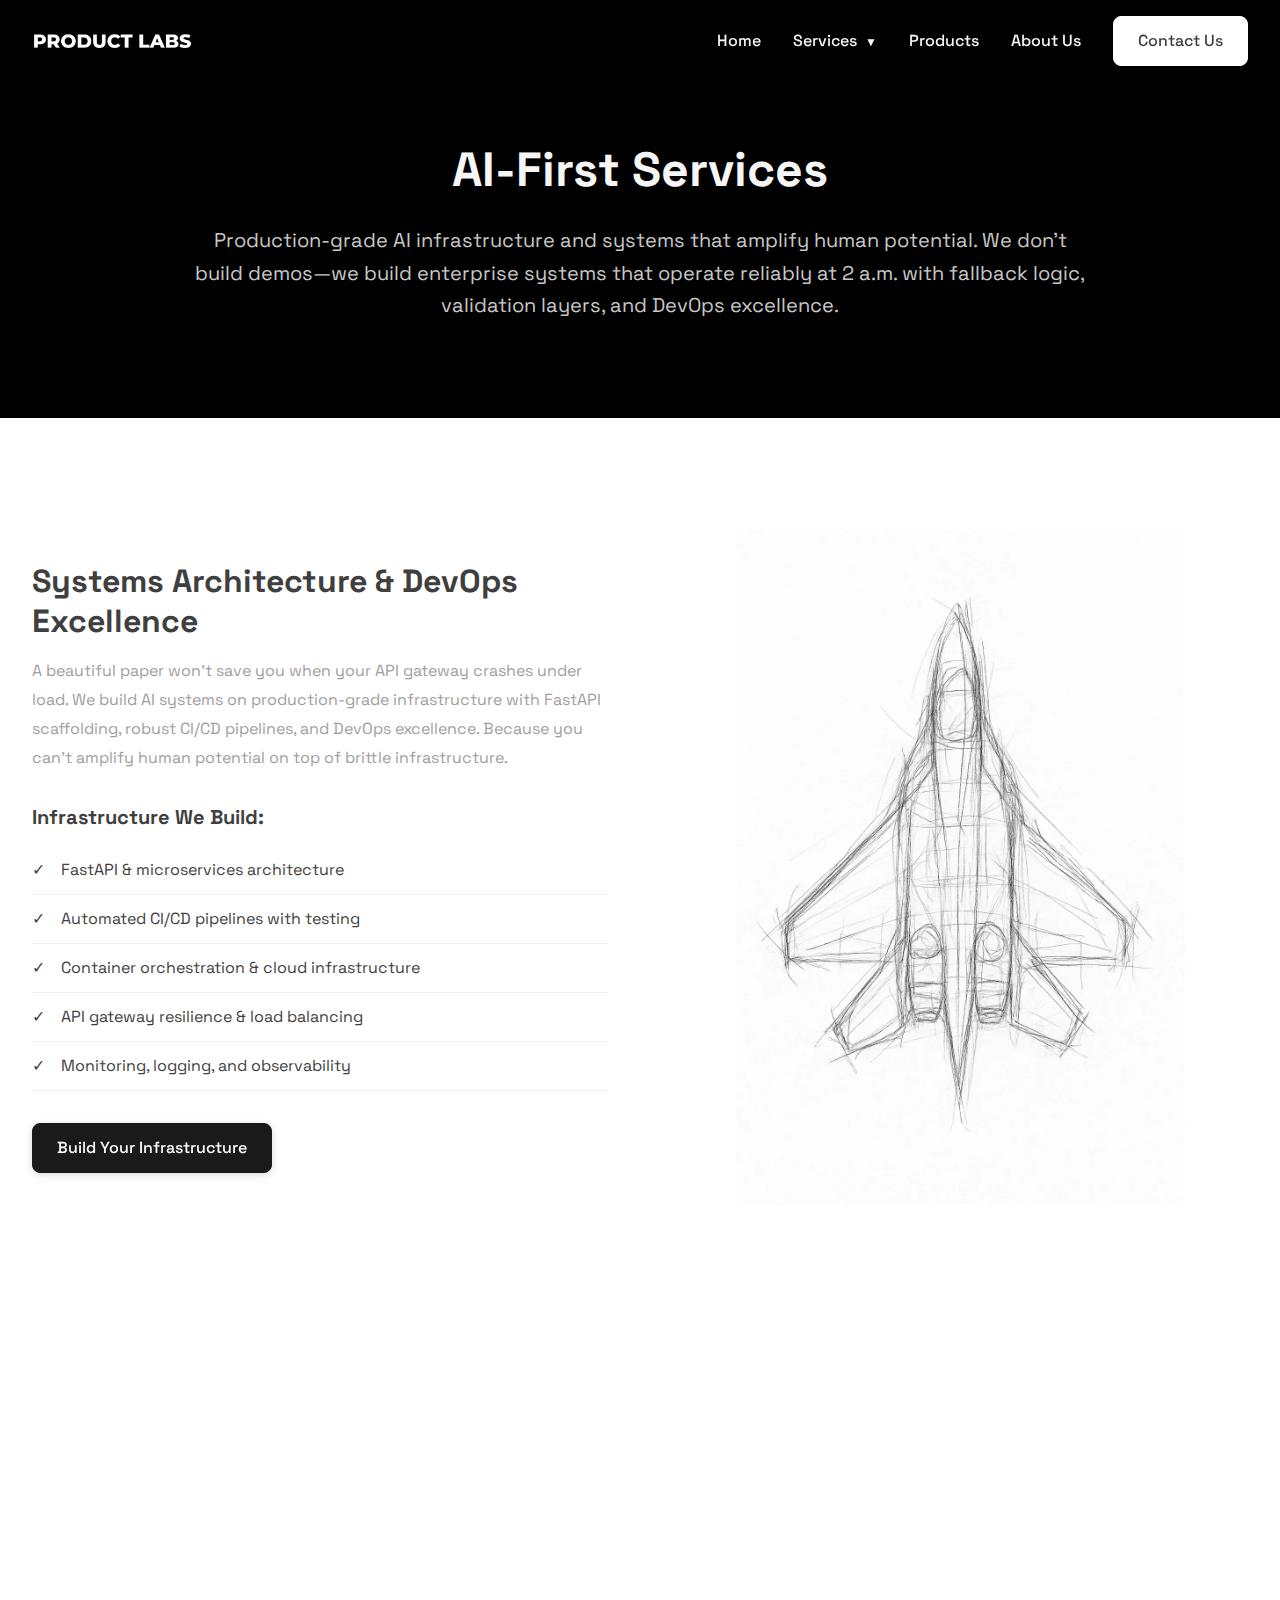
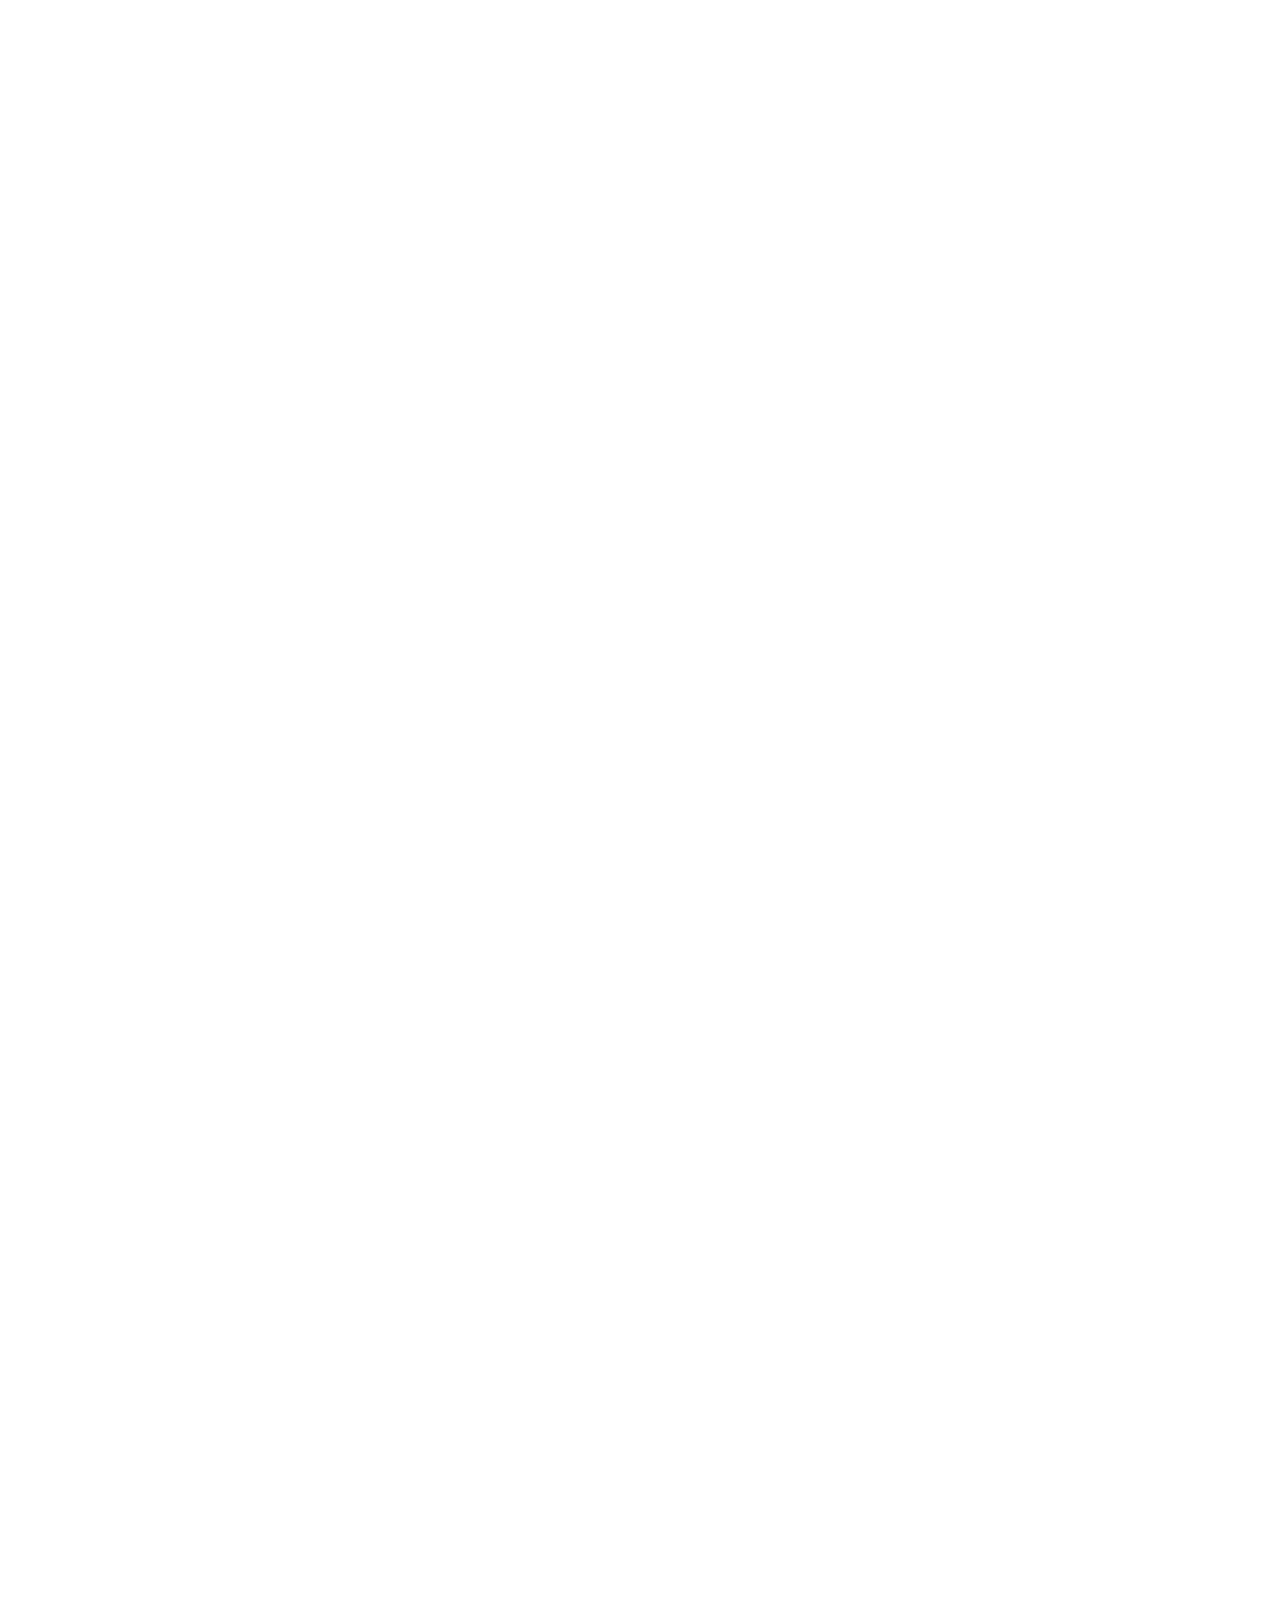
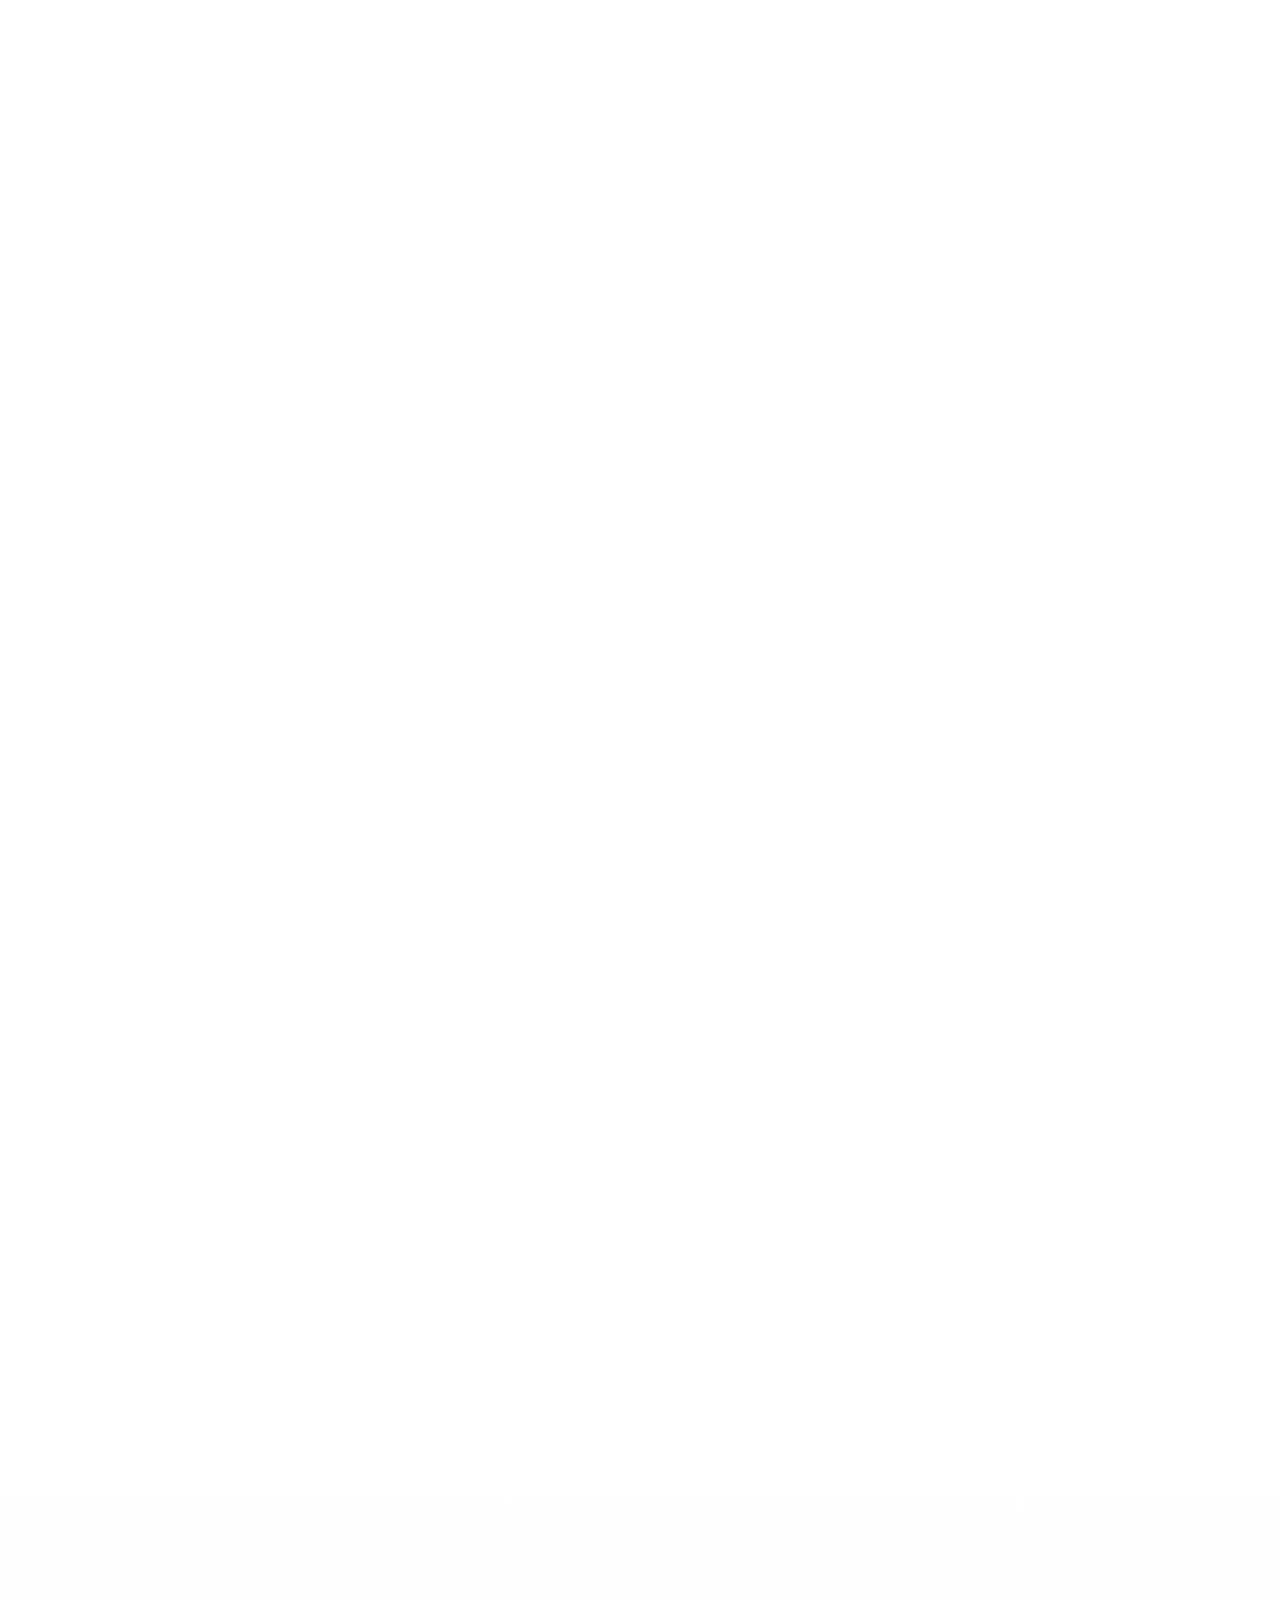
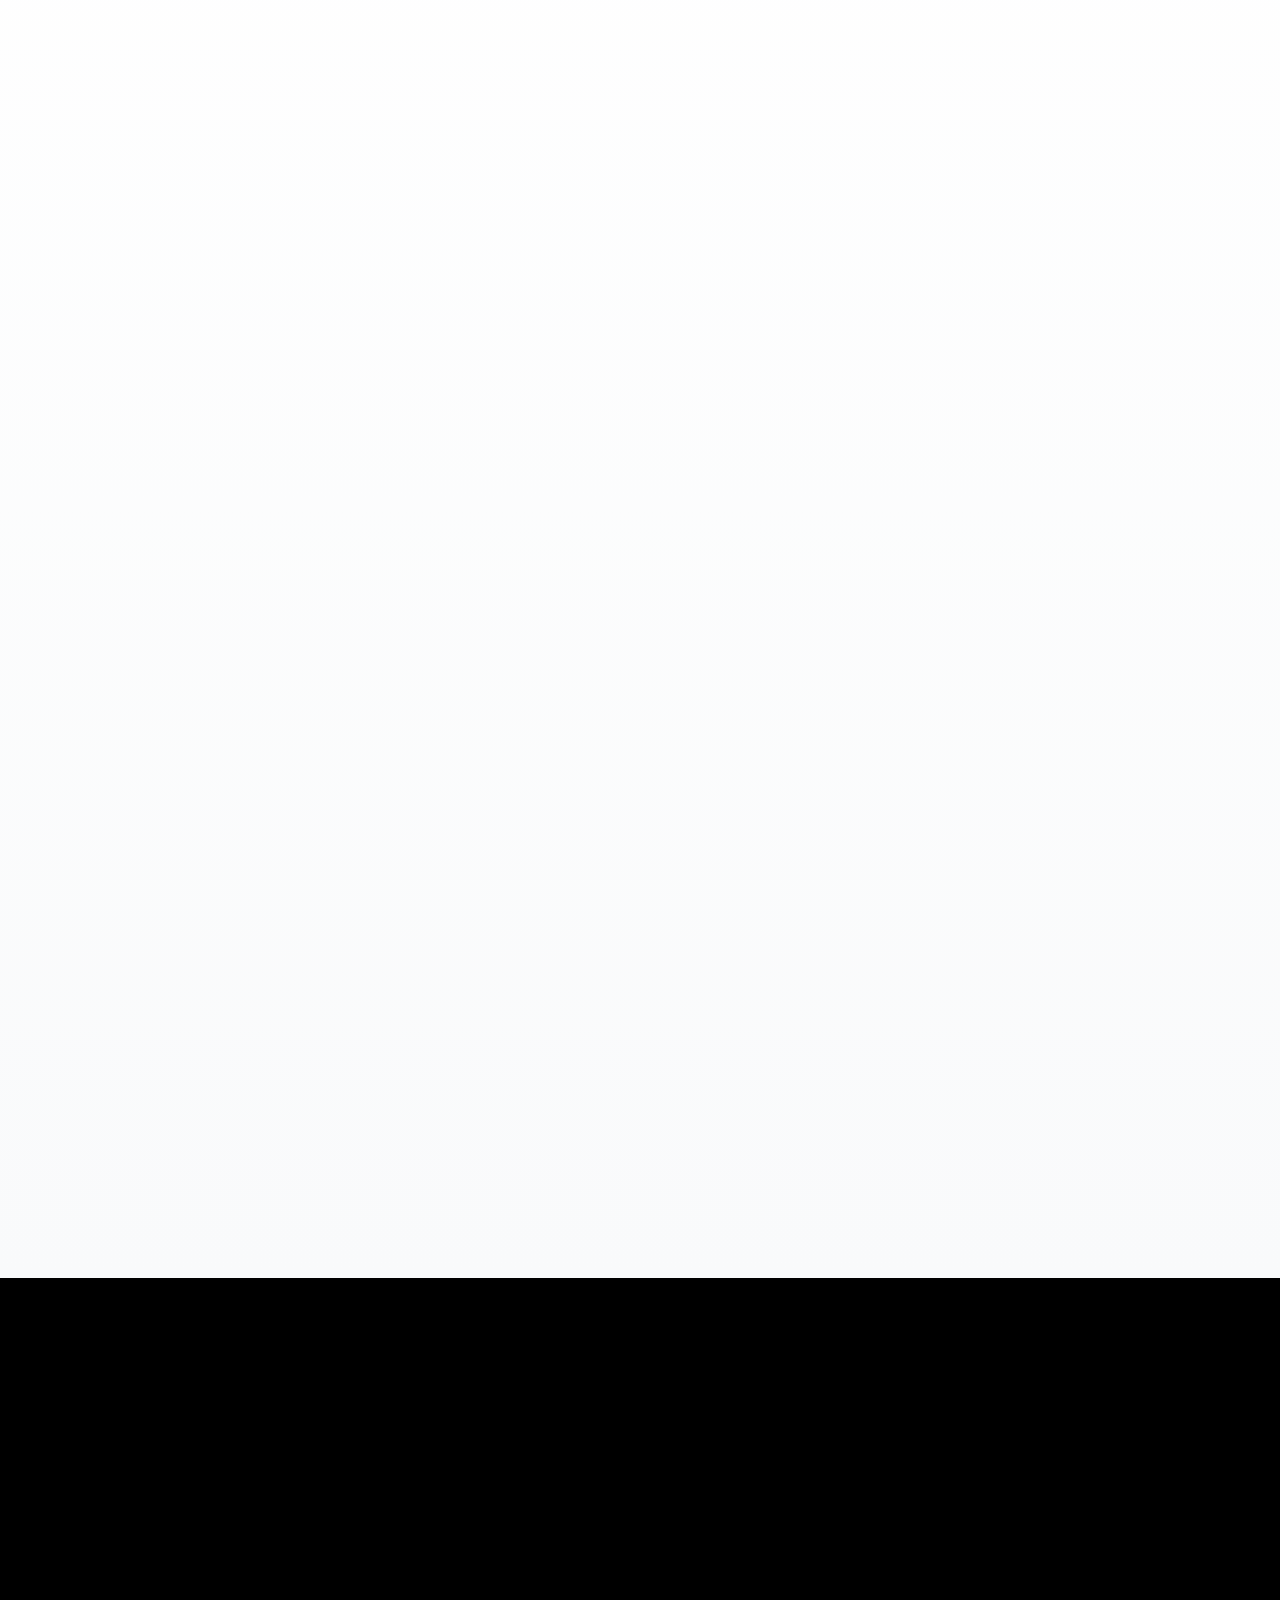
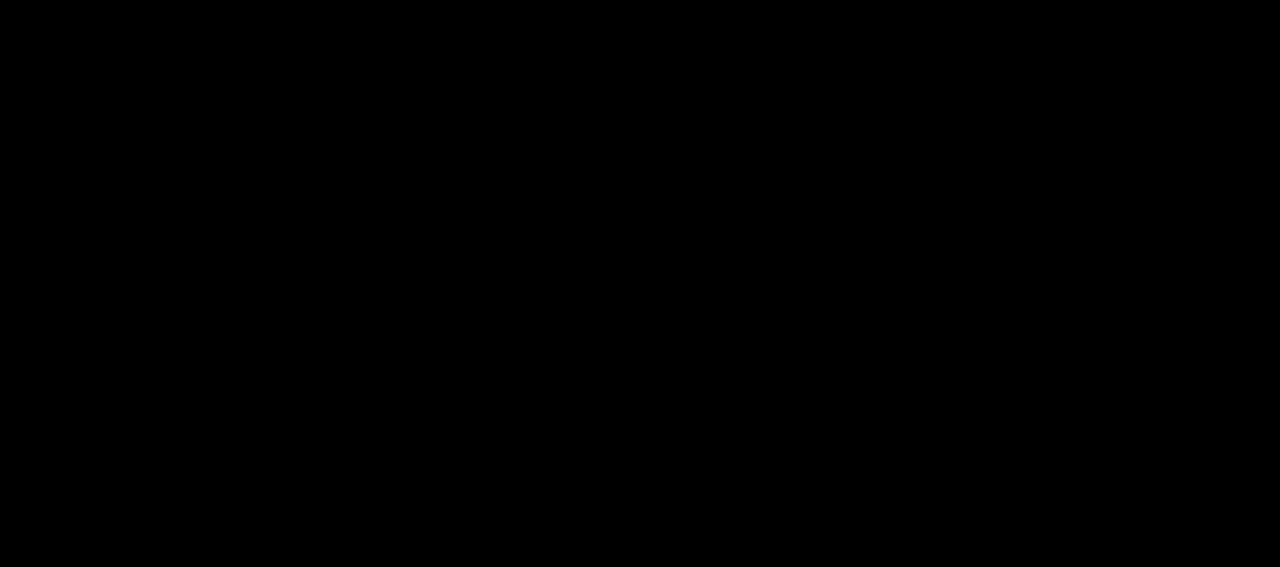
<file: pages/services.html>
<!DOCTYPE html>
<html lang="en">
<head>
  <meta charset="UTF-8">
  <meta name="viewport" content="width=device-width, initial-scale=1.0">
  <meta name="description" content="Product Labs Services: AI Strategy, Workflow Automation, Custom AI Applications, and Systems Integration.">
  <title>Our Services - Product Labs</title>
  
  <!-- Stylesheets -->
  <link rel="stylesheet" href="/css/main.css">
  
  <!-- Favicon -->
  <link rel="icon" type="image/png" href="/assets/icons/favicon.png">
</head>
<body>
  
  <!-- ========== Navigation Bar (Loaded Dynamically) ========== -->
  <header id="navbar-placeholder"></header>

  <!-- ========== Main Content ========== -->
  <main>
    
    <!-- Page Hero -->
    <section class="section-padding" style="padding-top: 140px; background: var(--color-bg-dark);">
      <div class="container" style="text-align: center;">
        <h1 class="animate-fade-scale" style="font-size: 3rem; margin-bottom: 1.5rem; color: var(--color-text-light);">AI-First Services</h1>
        <p class="animate-fade-scale" style="font-size: 1.25rem; color: rgba(255, 255, 255, 0.8); max-width: 900px; margin: 0 auto;">
          Production-grade AI infrastructure and systems that amplify human potential. We don't build demos—we build enterprise systems that operate reliably at 2 a.m. with fallback logic, validation layers, and DevOps excellence.
        </p>
      </div>
    </section>

    <!-- Main Services Grid -->
    <section id="automation" class="section-padding">
      <div class="container">
        
        <!-- Service 1: Systems Architecture & DevOps Excellence -->
        <div class="service-detail animate-on-scroll" style="margin-bottom: 6rem;">
          <div style="display: grid; grid-template-columns: 1fr 1fr; gap: 4rem; align-items: center;">
            <div>
              <h2 style="font-size: 2rem; margin-bottom: 1rem;">Systems Architecture & DevOps Excellence</h2>
              <p style="color: var(--color-text-muted); line-height: 1.8; margin-bottom: 2rem;">
                A beautiful paper won't save you when your API gateway crashes under load. We build AI systems on production-grade infrastructure with FastAPI scaffolding, robust CI/CD pipelines, and DevOps excellence. Because you can't amplify human potential on top of brittle infrastructure.
              </p>
              <h3 style="font-size: 1.25rem; margin-bottom: 1rem;">Infrastructure We Build:</h3>
              <ul style="list-style: none; padding: 0; margin-bottom: 2rem;">
                <li style="padding: 0.75rem 0; border-bottom: 1px solid var(--color-bg-light-gray); display: flex; align-items: center;">
                  <span style="color: var(--color-text-dark); margin-right: 1rem;">✓</span>
                  <span>FastAPI & microservices architecture</span>
                </li>
                <li style="padding: 0.75rem 0; border-bottom: 1px solid var(--color-bg-light-gray); display: flex; align-items: center;">
                  <span style="color: var(--color-text-dark); margin-right: 1rem;">✓</span>
                  <span>Automated CI/CD pipelines with testing</span>
                </li>
                <li style="padding: 0.75rem 0; border-bottom: 1px solid var(--color-bg-light-gray); display: flex; align-items: center;">
                  <span style="color: var(--color-text-dark); margin-right: 1rem;">✓</span>
                  <span>Container orchestration & cloud infrastructure</span>
                </li>
                <li style="padding: 0.75rem 0; border-bottom: 1px solid var(--color-bg-light-gray); display: flex; align-items: center;">
                  <span style="color: var(--color-text-dark); margin-right: 1rem;">✓</span>
                  <span>API gateway resilience & load balancing</span>
                </li>
                <li style="padding: 0.75rem 0; border-bottom: 1px solid var(--color-bg-light-gray); display: flex; align-items: center;">
                  <span style="color: var(--color-text-dark); margin-right: 1rem;">✓</span>
                  <span>Monitoring, logging, and observability</span>
                </li>
              </ul>
              <a href="/pages/contact.html" class="btn btn-dark">Build Your Infrastructure</a>
            </div>
            <div style="display: flex; align-items: center; justify-content: center; padding: 1rem;">
              <img src="/assets/services/plane 0.webp" alt="Systems Architecture" style="width: 100%; max-width: 450px; height: auto; object-fit: contain; border-radius: 12px;" loading="lazy">
            </div>
          </div>
        </div>

        <!-- Service 2: Agentic Systems Design -->
        <div id="consulting" class="service-detail animate-on-scroll" style="margin-bottom: 6rem;">
          <div style="display: grid; grid-template-columns: 1fr 1fr; gap: 4rem; align-items: center;">
            <div style="display: flex; align-items: center; justify-content: center; padding: 1rem;">
              <img src="/assets/services/plane 1.webp" alt="Agentic Systems" style="width: 100%; max-width: 450px; height: auto; object-fit: contain; border-radius: 12px;" loading="lazy">
            </div>
            <div>
              <h2 style="font-size: 2rem; margin-bottom: 1rem;">Agentic Systems Design</h2>
              <p style="color: var(--color-text-muted); line-height: 1.8; margin-bottom: 2rem;">
                Agents aren't chatbots with longer memories. Real agents execute, plan, remember, and recover with fallback logic and tool orchestration. The question isn't "Can it answer?" It's "Can it fail safely at 2 a.m. when finance systems go dark?"
              </p>
              <h3 style="font-size: 1.25rem; margin-bottom: 1rem;">Agent Capabilities:</h3>
              <ul style="list-style: none; padding: 0; margin-bottom: 2rem;">
                <li style="padding: 0.75rem 0; border-bottom: 1px solid var(--color-bg-light-gray); display: flex; align-items: center;">
                  <span style="color: var(--color-text-dark); margin-right: 1rem;">✓</span>
                  <span>Autonomous execution with planning layers</span>
                </li>
                <li style="padding: 0.75rem 0; border-bottom: 1px solid var(--color-bg-light-gray); display: flex; align-items: center;">
                  <span style="color: var(--color-text-dark); margin-right: 1rem;">✓</span>
                  <span>Memory systems for context retention</span>
                </li>
                <li style="padding: 0.75rem 0; border-bottom: 1px solid var(--color-bg-light-gray); display: flex; align-items: center;">
                  <span style="color: var(--color-text-dark); margin-right: 1rem;">✓</span>
                  <span>Tool orchestration & API integration</span>
                </li>
                <li style="padding: 0.75rem 0; border-bottom: 1px solid var(--color-bg-light-gray); display: flex; align-items: center;">
                  <span style="color: var(--color-text-dark); margin-right: 1rem;">✓</span>
                  <span>Fallback logic & error recovery</span>
                </li>
                <li style="padding: 0.75rem 0; border-bottom: 1px solid var(--color-bg-light-gray); display: flex; align-items: center;">
                  <span style="color: var(--color-text-dark); margin-right: 1rem;">✓</span>
                  <span>Guardrails & validation at every step</span>
                </li>
              </ul>
              <a href="/pages/contact.html" class="btn btn-dark">Build Agentic Systems</a>
            </div>
          </div>
        </div>

        <!-- Service 3: Enterprise RAG Implementation -->
        <div id="integration" class="service-detail animate-on-scroll" style="margin-bottom: 6rem;">
          <div style="display: grid; grid-template-columns: 1fr 1fr; gap: 4rem; align-items: center;">
            <div>
              <h2 style="font-size: 2rem; margin-bottom: 1rem;">Enterprise RAG Implementation</h2>
              <p style="color: var(--color-text-muted); line-height: 1.8; margin-bottom: 2rem;">
                RAG isn't about vectors—it's about validation. Enterprise knowledge is messy. The retrieval layer is the intelligence layer. Most RAG systems don't fail loudly; they fail quietly because no one's asking the right questions about chunking, hybrid search, and evaluation.
              </p>
              <h3 style="font-size: 1.25rem; margin-bottom: 1rem;">RAG Intelligence Layer:</h3>
              <ul style="list-style: none; padding: 0; margin-bottom: 2rem;">
                <li style="padding: 0.75rem 0; border-bottom: 1px solid var(--color-bg-light-gray); display: flex; align-items: center;">
                  <span style="color: var(--color-text-dark); margin-right: 1rem;">✓</span>
                  <span>Strategic chunking for optimal retrieval</span>
                </li>
                <li style="padding: 0.75rem 0; border-bottom: 1px solid var(--color-bg-light-gray); display: flex; align-items: center;">
                  <span style="color: var(--color-text-dark); margin-right: 1rem;">✓</span>
                  <span>Hybrid search (dense + sparse vectors)</span>
                </li>
                <li style="padding: 0.75rem 0; border-bottom: 1px solid var(--color-bg-light-gray); display: flex; align-items: center;">
                  <span style="color: var(--color-text-dark); margin-right: 1rem;">✓</span>
                  <span>Advanced reranking algorithms</span>
                </li>
                <li style="padding: 0.75rem 0; border-bottom: 1px solid var(--color-bg-light-gray); display: flex; align-items: center;">
                  <span style="color: var(--color-text-dark); margin-right: 1rem;">✓</span>
                  <span>Evaluation & validation pipelines</span>
                </li>
                <li style="padding: 0.75rem 0; border-bottom: 1px solid var(--color-bg-light-gray); display: flex; align-items: center;">
                  <span style="color: var(--color-text-dark); margin-right: 1rem;">✓</span>
                  <span>Context quality monitoring</span>
                </li>
              </ul>
              <a href="/pages/contact.html" class="btn btn-dark">Build Enterprise RAG</a>
            </div>
            <div style="display: flex; align-items: center; justify-content: center; padding: 1rem;">
              <img src="/assets/services/plane 2.webp" alt="Enterprise RAG" style="width: 100%; max-width: 450px; height: auto; object-fit: contain; border-radius: 12px;" loading="lazy">
            </div>
          </div>
        </div>

        <!-- Service 4: LLM System Composition -->
        <div id="applications" class="service-detail animate-on-scroll" style="margin-bottom: 6rem;">
          <div style="display: grid; grid-template-columns: 1fr 1fr; gap: 4rem; align-items: center;">
            <div style="display: flex; align-items: center; justify-content: center; padding: 1rem;">
              <img src="/assets/services/plane 4.webp" alt="LLM System Composition" style="width: 100%; max-width: 450px; height: auto; object-fit: contain; border-radius: 12px;" loading="lazy">
            </div>
            <div>
              <h2 style="font-size: 2rem; margin-bottom: 1rem;">LLM System Composition</h2>
              <p style="color: var(--color-text-muted); line-height: 1.8; margin-bottom: 2rem;">
                We've graduated past prompt engineering. LLM system design is about composition: How models, tools, memory, and decision logic interact—monitored, debugged, and deployed as living systems. That's the architecture of amplification, not automation.
              </p>
              <h3 style="font-size: 1.25rem; margin-bottom: 1rem;">Composition Elements:</h3>
              <ul style="list-style: none; padding: 0; margin-bottom: 2rem;">
                <li style="padding: 0.75rem 0; border-bottom: 1px solid var(--color-bg-light-gray); display: flex; align-items: center;">
                  <span style="color: var(--color-text-dark); margin-right: 1rem;">✓</span>
                  <span>Multi-model orchestration strategies</span>
                </li>
                <li style="padding: 0.75rem 0; border-bottom: 1px solid var(--color-bg-light-gray); display: flex; align-items: center;">
                  <span style="color: var(--color-text-dark); margin-right: 1rem;">✓</span>
                  <span>Persistent memory architectures</span>
                </li>
                <li style="padding: 0.75rem 0; border-bottom: 1px solid var(--color-bg-light-gray); display: flex; align-items: center;">
                  <span style="color: var(--color-text-dark); margin-right: 1rem;">✓</span>
                  <span>Decision logic & routing systems</span>
                </li>
                <li style="padding: 0.75rem 0; border-bottom: 1px solid var(--color-bg-light-gray); display: flex; align-items: center;">
                  <span style="color: var(--color-text-dark); margin-right: 1rem;">✓</span>
                  <span>Real-time monitoring & debugging</span>
                </li>
                <li style="padding: 0.75rem 0; border-bottom: 1px solid var(--color-bg-light-gray); display: flex; align-items: center;">
                  <span style="color: var(--color-text-dark); margin-right: 1rem;">✓</span>
                  <span>Performance optimization & caching</span>
                </li>
              </ul>
              <a href="/pages/contact.html" class="btn btn-dark">Design LLM Systems</a>
            </div>
          </div>
        </div>

        <!-- Service 5: Production-Grade Deployment -->
        <div class="service-detail animate-on-scroll">
          <div style="display: grid; grid-template-columns: 1fr 1fr; gap: 4rem; align-items: center;">
            <div>
              <h2 style="font-size: 2rem; margin-bottom: 1rem;">Production-Grade Deployment</h2>
              <p style="color: var(--color-text-muted); line-height: 1.8; margin-bottom: 2rem;">
                Demos don't have cost budgets, latency constraints, or legacy dependencies. Production does. Anyone can prototype. Few can operationalize. The future belongs to those who can ship responsibly, securely, and repeatedly—at scale.
              </p>
              <h3 style="font-size: 1.25rem; margin-bottom: 1rem;">Production Readiness:</h3>
              <ul style="list-style: none; padding: 0; margin-bottom: 2rem;">
                <li style="padding: 0.75rem 0; border-bottom: 1px solid var(--color-bg-light-gray); display: flex; align-items: center;">
                  <span style="color: var(--color-text-dark); margin-right: 1rem;">✓</span>
                  <span>Cost optimization & budget management</span>
                </li>
                <li style="padding: 0.75rem 0; border-bottom: 1px solid var(--color-bg-light-gray); display: flex; align-items: center;">
                  <span style="color: var(--color-text-dark); margin-right: 1rem;">✓</span>
                  <span>Latency optimization & caching strategies</span>
                </li>
                <li style="padding: 0.75rem 0; border-bottom: 1px solid var(--color-bg-light-gray); display: flex; align-items: center;">
                  <span style="color: var(--color-text-dark); margin-right: 1rem;">✓</span>
                  <span>Enterprise security & compliance</span>
                </li>
                <li style="padding: 0.75rem 0; border-bottom: 1px solid var(--color-bg-light-gray); display: flex; align-items: center;">
                  <span style="color: var(--color-text-dark); margin-right: 1rem;">✓</span>
                  <span>Scalability & load testing</span>
                </li>
                <li style="padding: 0.75rem 0; border-bottom: 1px solid var(--color-bg-light-gray); display: flex; align-items: center;">
                  <span style="color: var(--color-text-dark); margin-right: 1rem;">✓</span>
                  <span>Repeatable deployment pipelines</span>
                </li>
              </ul>
              <a href="/pages/contact.html" class="btn btn-dark">Deploy at Scale</a>
            </div>
            <div style="display: flex; align-items: center; justify-content: center; padding: 1rem;">
              <img src="/assets/services/plane 5.webp" alt="Production Deployment" style="width: 100%; max-width: 450px; height: auto; object-fit: contain; border-radius: 12px;" loading="lazy">
            </div>
          </div>
        </div>

      </div>
    </section>

    <!-- Visual Diagrams Section -->
    <section id="architecture-diagrams" class="section-padding" style="background: linear-gradient(180deg, #ffffff 0%, #f9fafb 100%);">
      <div class="container">
        <div class="text-center mb-10 max-w-3xl mx-auto animate-on-scroll">
          <div class="inline-block mb-2 px-3 py-1 bg-gray-100 text-gray-700 rounded-full text-sm font-medium">
            Technical Architecture
          </div>
          <h2 class="section-title">Understanding AI-First Architecture</h2>
          <p class="section-subtitle">Visual guides to our enterprise-grade approach to building production AI systems</p>
        </div>

        <div class="diagrams-grid">

          <!-- Diagram 1: AI-Curious vs AI-First Comparison -->
          <div class="diagram-card animate-on-scroll" data-index="0">
            <h3 class="diagram-title">AI-Curious vs AI-First</h3>
            <div class="comparison-table">
              <div class="comparison-header">
                <div class="comparison-col">AI-Curious</div>
                <div class="comparison-col">AI-First</div>
              </div>
              <div class="comparison-row">
                <div class="comparison-cell curious">Chatbot focus</div>
                <div class="comparison-cell first">Agentic systems</div>
              </div>
              <div class="comparison-row">
                <div class="comparison-cell curious">Demos only</div>
                <div class="comparison-cell first">Production-ready</div>
              </div>
              <div class="comparison-row">
                <div class="comparison-cell curious">Prompt engineering</div>
                <div class="comparison-cell first">System composition</div>
              </div>
              <div class="comparison-row">
                <div class="comparison-cell curious">No fallbacks</div>
                <div class="comparison-cell first">Guardrails built-in</div>
              </div>
              <div class="comparison-row">
                <div class="comparison-cell curious">Local testing</div>
                <div class="comparison-cell first">2 AM resilience</div>
              </div>
              <div class="comparison-row">
                <div class="comparison-cell curious">Single model</div>
                <div class="comparison-cell first">Orchestrated stack</div>
              </div>
            </div>
          </div>

          <!-- Diagram 2: System Architecture Layers -->
          <div class="diagram-card animate-on-scroll" data-index="1">
            <h3 class="diagram-title">System Architecture Layers</h3>
            <div class="architecture-stack">
              <div class="arch-layer layer-1">
                <div class="layer-label">User Interface</div>
                <div class="layer-description">Web, Mobile, API</div>
              </div>
              <div class="arch-arrow">↓</div>
              <div class="arch-layer layer-2">
                <div class="layer-label">LLM Orchestration</div>
                <div class="layer-description">Models, Memory, Logic</div>
              </div>
              <div class="arch-arrow">↓</div>
              <div class="arch-layer layer-3">
                <div class="layer-label">RAG Layer</div>
                <div class="layer-description">Retrieval + Validation</div>
              </div>
              <div class="arch-arrow">↓</div>
              <div class="arch-layer layer-4">
                <div class="layer-label">Agentic System</div>
                <div class="layer-description">Execute, Plan, Recover</div>
              </div>
              <div class="arch-arrow">↓</div>
              <div class="arch-layer layer-5">
                <div class="layer-label">Infrastructure</div>
                <div class="layer-description">FastAPI, CI/CD, DevOps</div>
              </div>
            </div>
          </div>

          <!-- Diagram 3: RAG Pipeline (Full Width) -->
          <div class="diagram-card full-width-diagram animate-on-scroll" data-index="2">
            <h3 class="diagram-title">RAG Pipeline</h3>
            <div class="rag-pipeline">
              <div class="rag-node">Query</div>
              <div class="rag-arrow">→</div>
              <div class="rag-node">Chunking</div>
              <div class="rag-arrow">→</div>
              <div class="rag-node highlight-node">Retrieval</div>
              <div class="rag-arrow">→</div>
              <div class="rag-node">Hybrid Search</div>
              <div class="rag-arrow">→</div>
              <div class="rag-node highlight-node">Reranking</div>
              <div class="rag-arrow">→</div>
              <div class="rag-node validation-node">Validation</div>
              <div class="rag-arrow">→</div>
              <div class="rag-node">LLM Response</div>
            </div>
            <div class="rag-note">
              <strong>Validation Layer:</strong> Critical thinking lives here—ensuring quality and relevance before response generation
            </div>
          </div>

        </div>
      </div>
    </section>

    <!-- CTA Section -->
    <section class="section-padding bg-dark">
      <div class="container" style="text-align: center;">
        <h2 class="animate-on-scroll" style="color: var(--color-text-light); margin-bottom: 1.5rem;">Ready to Get Started?</h2>
        <p class="animate-on-scroll" style="color: rgba(255, 255, 255, 0.8); font-size: 1.125rem; max-width: 700px; margin: 0 auto 2.5rem;">
          Let's discuss which services are the best fit for your business needs and goals.
        </p>
        <div class="animate-on-scroll">
          <a href="/pages/contact.html" class="btn btn-light" style="padding: 1rem 2rem; font-size: 1.125rem;">Schedule a Consultation</a>
        </div>
      </div>
    </section>

  </main>

  <!-- ========== Footer (Loaded Dynamically) ========== -->
  <footer id="footer-placeholder"></footer>

  <!-- ========== Scripts ========== -->
  <script src="/js/main.js"></script>

  <script>
    // Animate diagram cards on scroll
    document.addEventListener('DOMContentLoaded', function() {
      const diagramCards = document.querySelectorAll('.diagram-card');
      
      const observerOptions = {
        threshold: 0.15,
        rootMargin: '0px 0px -50px 0px'
      };

      const observer = new IntersectionObserver((entries) => {
        entries.forEach(entry => {
          if (entry.isIntersecting) {
            entry.target.classList.add('visible');
          }
        });
      }, observerOptions);

      diagramCards.forEach(card => {
        observer.observe(card);
      });
    });
  </script>

  <style>
    @media (max-width: 768px) {
      .service-detail > div {
        grid-template-columns: 1fr !important;
      }
      .service-detail img {
        height: 300px !important;
      }
    }
  </style>

</body>
</html>
</file>
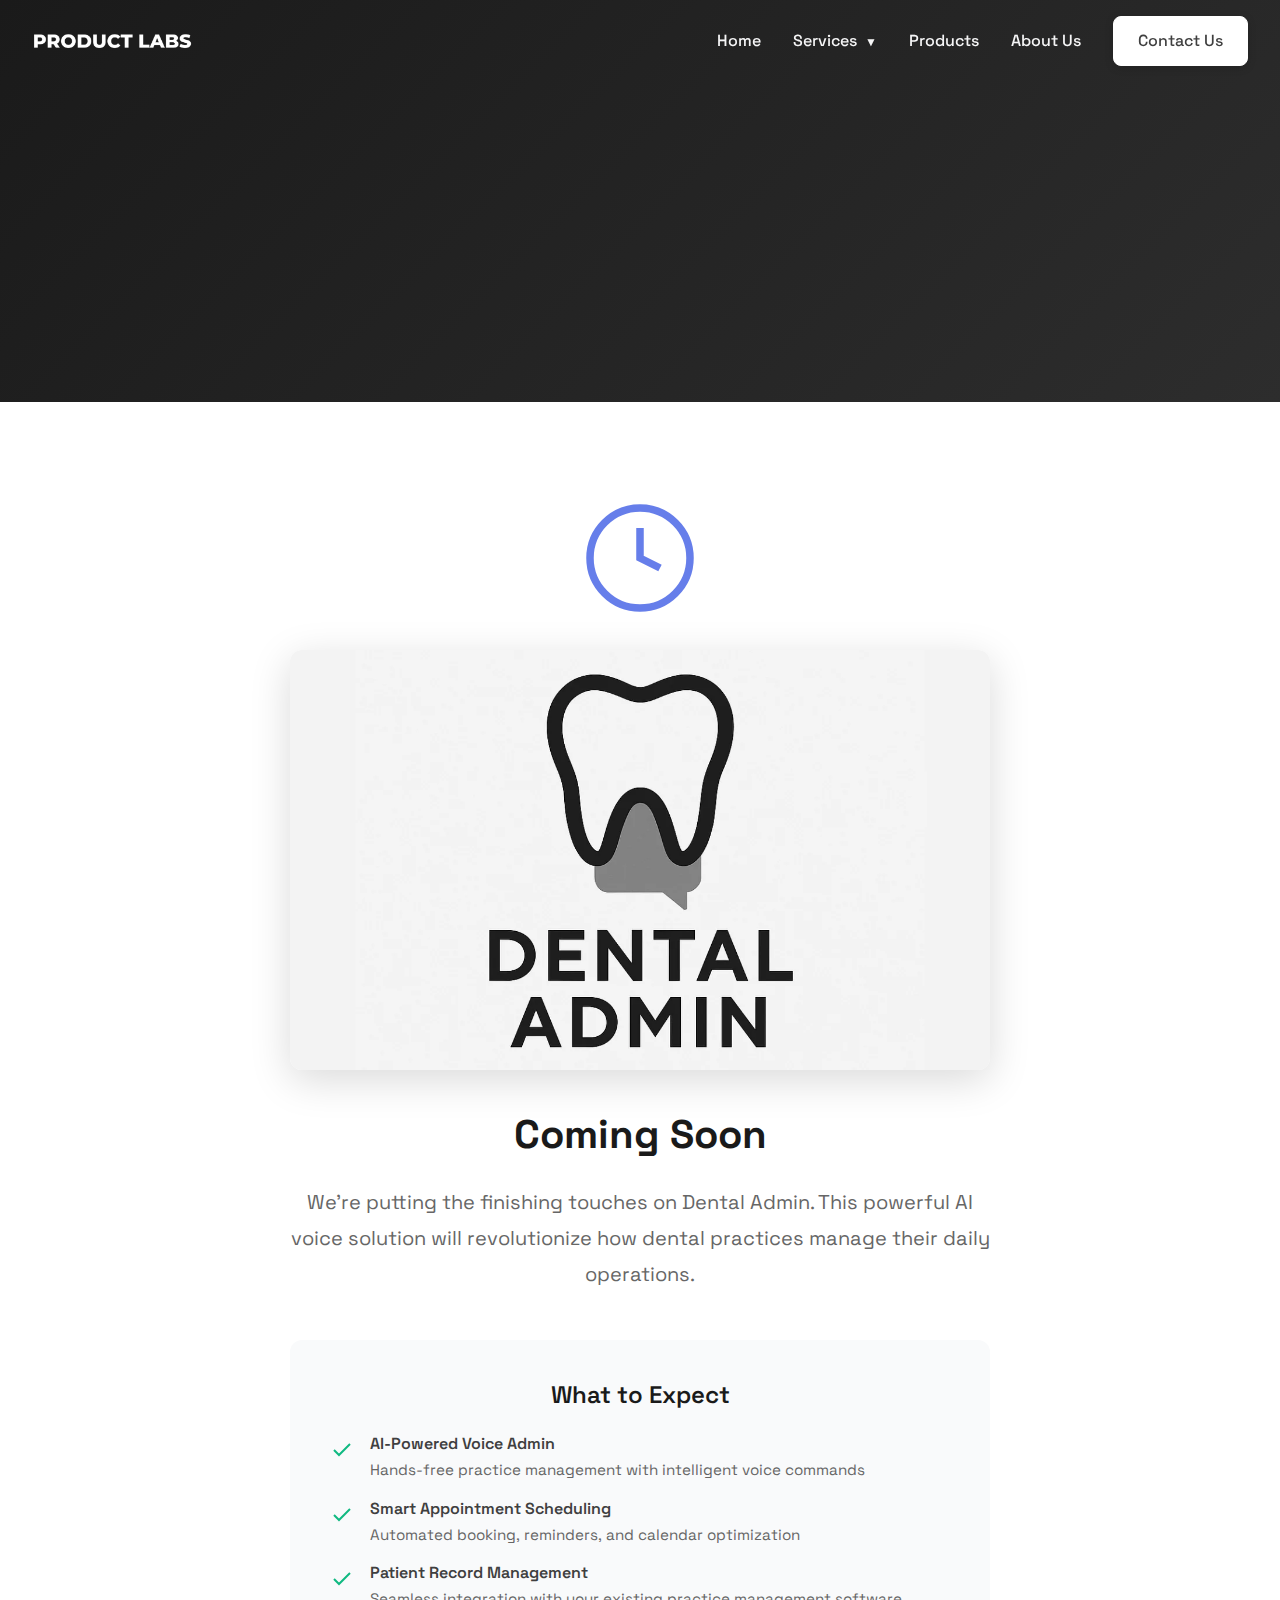
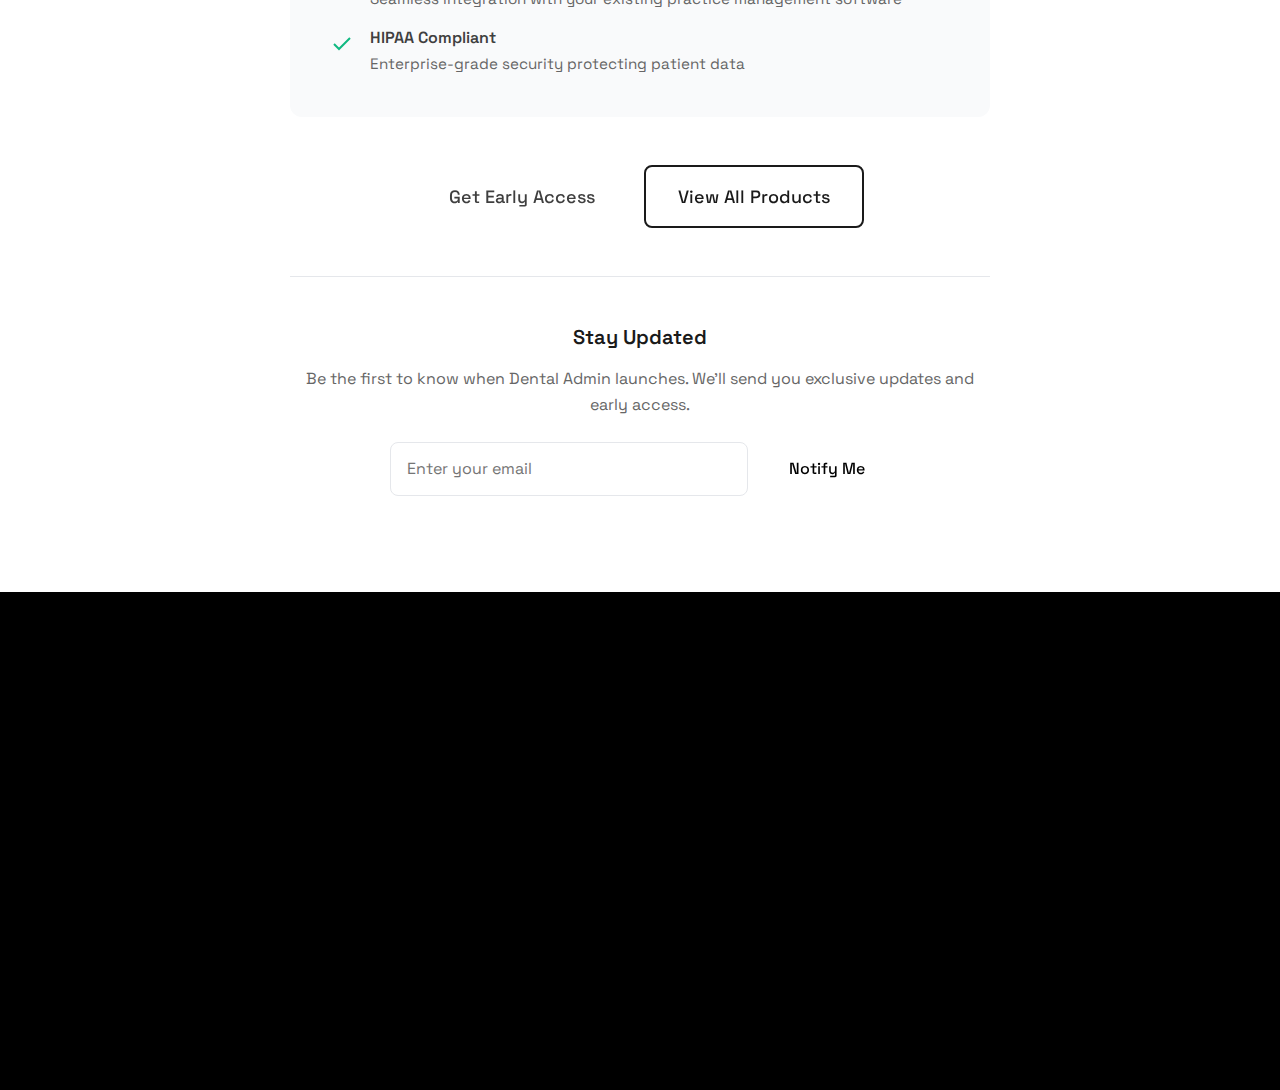
<file: pages/products/dental-admin.html>
<!DOCTYPE html>
<html lang="en">
<head>
  <meta charset="UTF-8">
  <meta name="viewport" content="width=device-width, initial-scale=1.0">
  <meta name="description" content="Dental Admin - AI-powered voice admin solutions for dental practices. Streamline appointments, patient records, and administrative tasks.">
  <title>Dental Admin - AI Voice Solutions for Dental Practices | Product Labs</title>
  
  <!-- Stylesheets -->
  <link rel="stylesheet" href="../../css/main.css">
  
  <!-- Favicon -->
  <link rel="icon" type="image/png" href="../../assets/icons/favicon.png">
</head>
<body>
  
  <!-- ========== Navigation Bar (Loaded Dynamically) ========== -->
  <header id="navbar-placeholder"></header>

  <!-- ========== Main Content ========== -->
  <main>
    
    <!-- Product Hero Section -->
    <section class="page-hero-section" style="background: linear-gradient(135deg, #1a1a1a 0%, #2d2d2d 100%); padding: 6rem 0 5rem;">
      <div class="container">
        <div class="page-hero-content" style="text-align: center; max-width: 900px; margin: 0 auto;">
          <h1 class="page-hero-title" style="color: white; font-size: 3rem; margin-bottom: 1.5rem; font-weight: 800;">
            Dental Admin
          </h1>
          <p class="page-hero-subtitle" style="color: rgba(255, 255, 255, 0.9); font-size: 1.25rem; line-height: 1.7; margin-bottom: 2.5rem;">
            Streamline your dental practice with AI-powered voice admin solutions. Manage appointments, patient records, and administrative tasks effortlessly with intelligent automation.
          </p>
        </div>
      </div>
    </section>

    <!-- Coming Soon Section -->
    <section class="section-padding" style="min-height: 60vh; display: flex; align-items: center; justify-content: center;">
      <div class="container">
        <div style="text-align: center; max-width: 700px; margin: 0 auto;">
          
          <!-- Coming Soon Icon -->
          <div style="margin-bottom: 2rem;">
            <svg style="width: 120px; height: 120px; color: #667eea; margin: 0 auto;" viewBox="0 0 24 24" fill="none" stroke="currentColor" stroke-width="1.5">
              <circle cx="12" cy="12" r="10"/>
              <polyline points="12 6 12 12 16 14"/>
            </svg>
          </div>

          <!-- Product Image -->
          <div style="margin-bottom: 2.5rem;">
            <img src="../../assets/projects/dental admin.webp" alt="Dental Admin" style="max-width: 100%; height: auto; border-radius: 12px; box-shadow: 0 10px 40px rgba(0,0,0,0.15);">
          </div>

          <h2 style="font-size: 2.5rem; font-weight: 700; color: #1a1a1a; margin-bottom: 1.5rem;">
            Coming Soon
          </h2>
          
          <p style="font-size: 1.25rem; color: #666; line-height: 1.8; margin-bottom: 3rem;">
            We're putting the finishing touches on Dental Admin. This powerful AI voice solution will revolutionize how dental practices manage their daily operations.
          </p>

          <!-- Features Preview -->
          <div style="background: #f9fafb; border-radius: 12px; padding: 2.5rem; margin-bottom: 3rem; text-align: left;">
            <h3 style="font-size: 1.5rem; font-weight: 600; color: #1a1a1a; margin-bottom: 1.5rem; text-align: center;">
              What to Expect
            </h3>
            <div style="display: grid; gap: 1rem;">
              <div style="display: flex; align-items: flex-start; gap: 1rem;">
                <svg style="width: 24px; height: 24px; color: #10b981; flex-shrink: 0; margin-top: 0.25rem;" viewBox="0 0 24 24" fill="none" stroke="currentColor" stroke-width="2">
                  <polyline points="20 6 9 17 4 12"></polyline>
                </svg>
                <div>
                  <h4 style="font-size: 1rem; font-weight: 600; margin-bottom: 0.25rem;">AI-Powered Voice Admin</h4>
                  <p style="color: #666; font-size: 0.95rem; margin: 0;">Hands-free practice management with intelligent voice commands</p>
                </div>
              </div>
              
              <div style="display: flex; align-items: flex-start; gap: 1rem;">
                <svg style="width: 24px; height: 24px; color: #10b981; flex-shrink: 0; margin-top: 0.25rem;" viewBox="0 0 24 24" fill="none" stroke="currentColor" stroke-width="2">
                  <polyline points="20 6 9 17 4 12"></polyline>
                </svg>
                <div>
                  <h4 style="font-size: 1rem; font-weight: 600; margin-bottom: 0.25rem;">Smart Appointment Scheduling</h4>
                  <p style="color: #666; font-size: 0.95rem; margin: 0;">Automated booking, reminders, and calendar optimization</p>
                </div>
              </div>
              
              <div style="display: flex; align-items: flex-start; gap: 1rem;">
                <svg style="width: 24px; height: 24px; color: #10b981; flex-shrink: 0; margin-top: 0.25rem;" viewBox="0 0 24 24" fill="none" stroke="currentColor" stroke-width="2">
                  <polyline points="20 6 9 17 4 12"></polyline>
                </svg>
                <div>
                  <h4 style="font-size: 1rem; font-weight: 600; margin-bottom: 0.25rem;">Patient Record Management</h4>
                  <p style="color: #666; font-size: 0.95rem; margin: 0;">Seamless integration with your existing practice management software</p>
                </div>
              </div>
              
              <div style="display: flex; align-items: flex-start; gap: 1rem;">
                <svg style="width: 24px; height: 24px; color: #10b981; flex-shrink: 0; margin-top: 0.25rem;" viewBox="0 0 24 24" fill="none" stroke="currentColor" stroke-width="2">
                  <polyline points="20 6 9 17 4 12"></polyline>
                </svg>
                <div>
                  <h4 style="font-size: 1rem; font-weight: 600; margin-bottom: 0.25rem;">HIPAA Compliant</h4>
                  <p style="color: #666; font-size: 0.95rem; margin: 0;">Enterprise-grade security protecting patient data</p>
                </div>
              </div>
            </div>
          </div>

          <!-- CTA Buttons -->
          <div style="display: flex; gap: 1rem; justify-content: center; flex-wrap: wrap;">
            <a href="/pages/contact.html" class="btn btn-primary" style="padding: 1rem 2rem; font-size: 1.125rem;">
              Get Early Access
            </a>
            <a href="/pages/products.html" class="btn btn-outline" style="padding: 1rem 2rem; font-size: 1.125rem;">
              View All Products
            </a>
          </div>

          <!-- Notify Me Form -->
          <div style="margin-top: 3rem; padding-top: 3rem; border-top: 1px solid #e5e7eb;">
            <h3 style="font-size: 1.25rem; font-weight: 600; color: #1a1a1a; margin-bottom: 1rem;">
              Stay Updated
            </h3>
            <p style="color: #666; margin-bottom: 1.5rem;">
              Be the first to know when Dental Admin launches. We'll send you exclusive updates and early access.
            </p>
            <form style="display: flex; gap: 1rem; max-width: 500px; margin: 0 auto; flex-wrap: wrap; justify-content: center;">
              <input 
                type="email" 
                placeholder="Enter your email" 
                style="flex: 1; min-width: 250px; padding: 0.875rem 1rem; border: 1px solid var(--color-border); border-radius: 8px; font-size: 1rem;"
                required
              >
              <button type="submit" class="btn btn-primary" style="padding: 0.875rem 1.5rem;">
                Notify Me
              </button>
            </form>
          </div>

        </div>
      </div>
    </section>

  </main>

  <!-- ========== Footer (Loaded Dynamically) ========== -->
  <footer id="footer-placeholder"></footer>

  <!-- ========== Scripts ========== -->
  <script src="../../js/main.js"></script>

  <style>
    input:focus {
      outline: none;
      border-color: var(--color-text-dark);
      box-shadow: 0 0 0 3px rgba(17, 24, 39, 0.1);
    }

    input:hover {
      border-color: var(--color-gray-400);
    }
  </style>

</body>
</html>
</file>
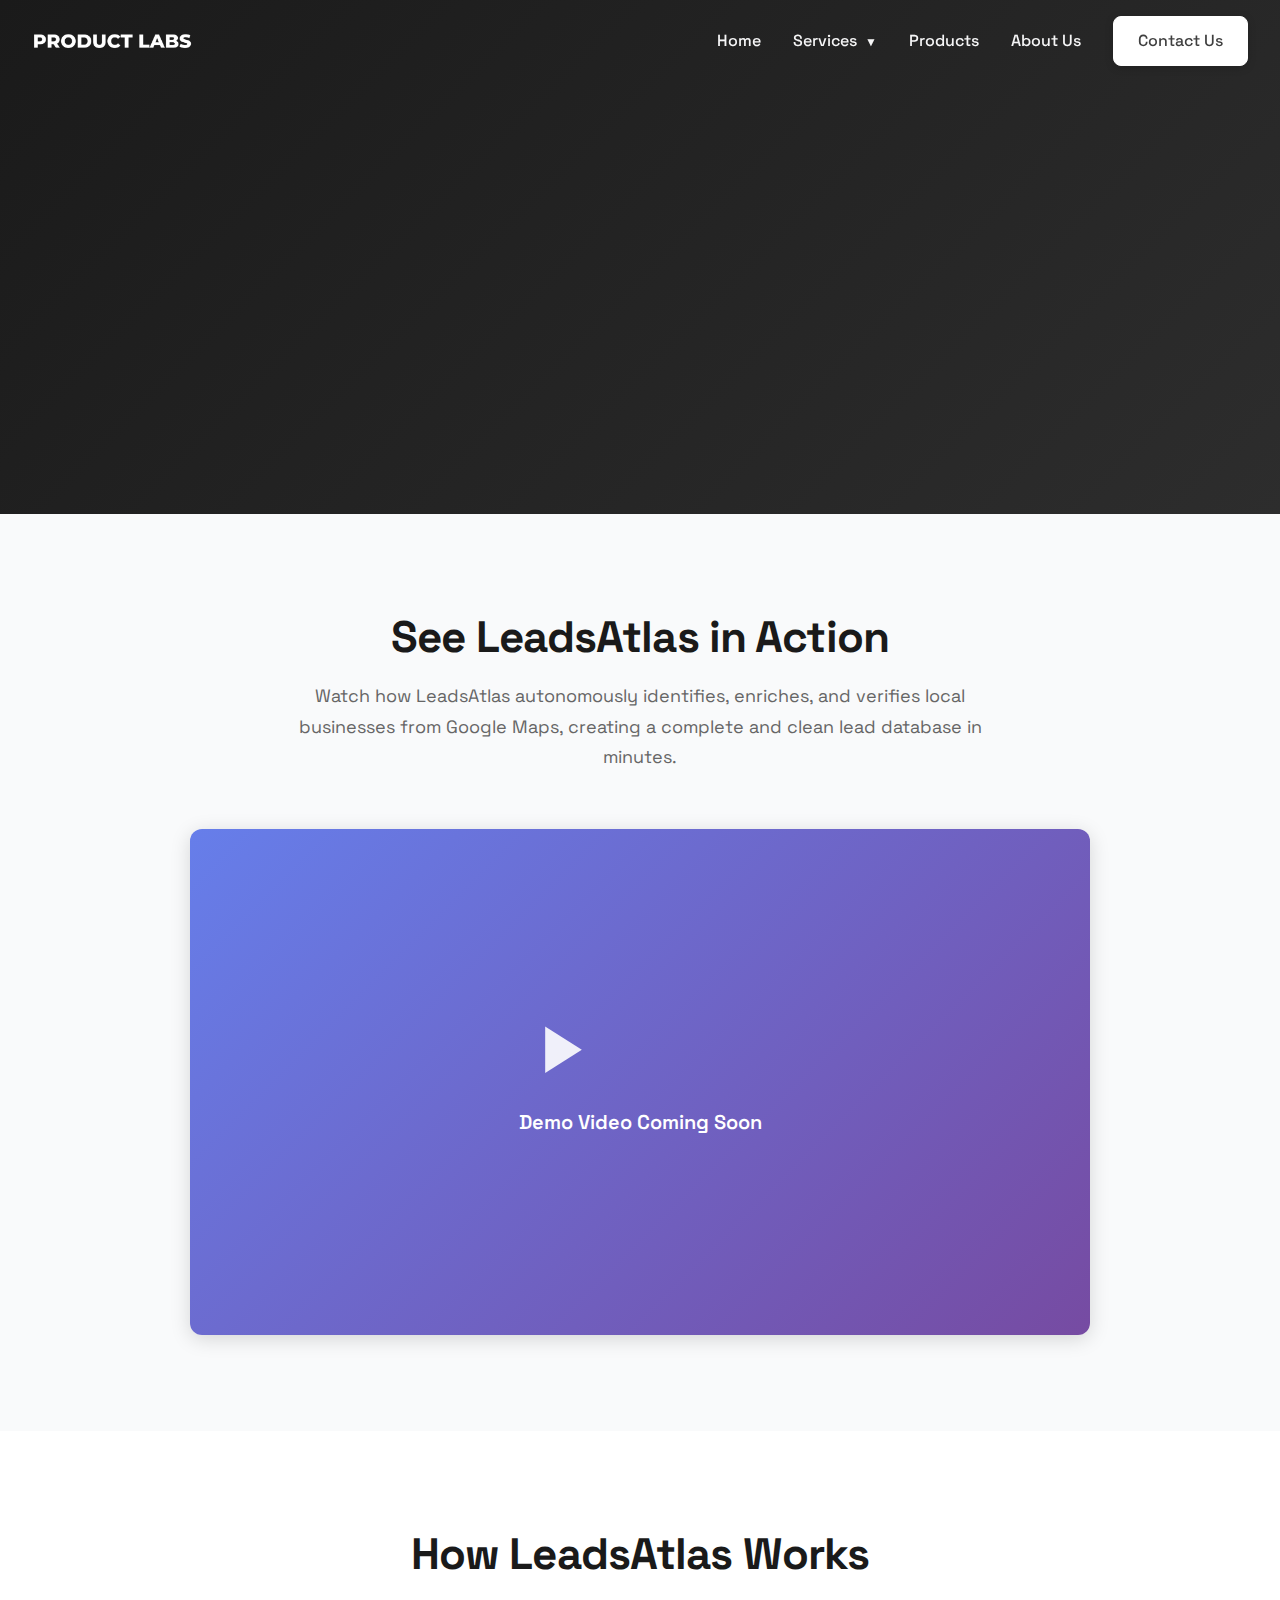
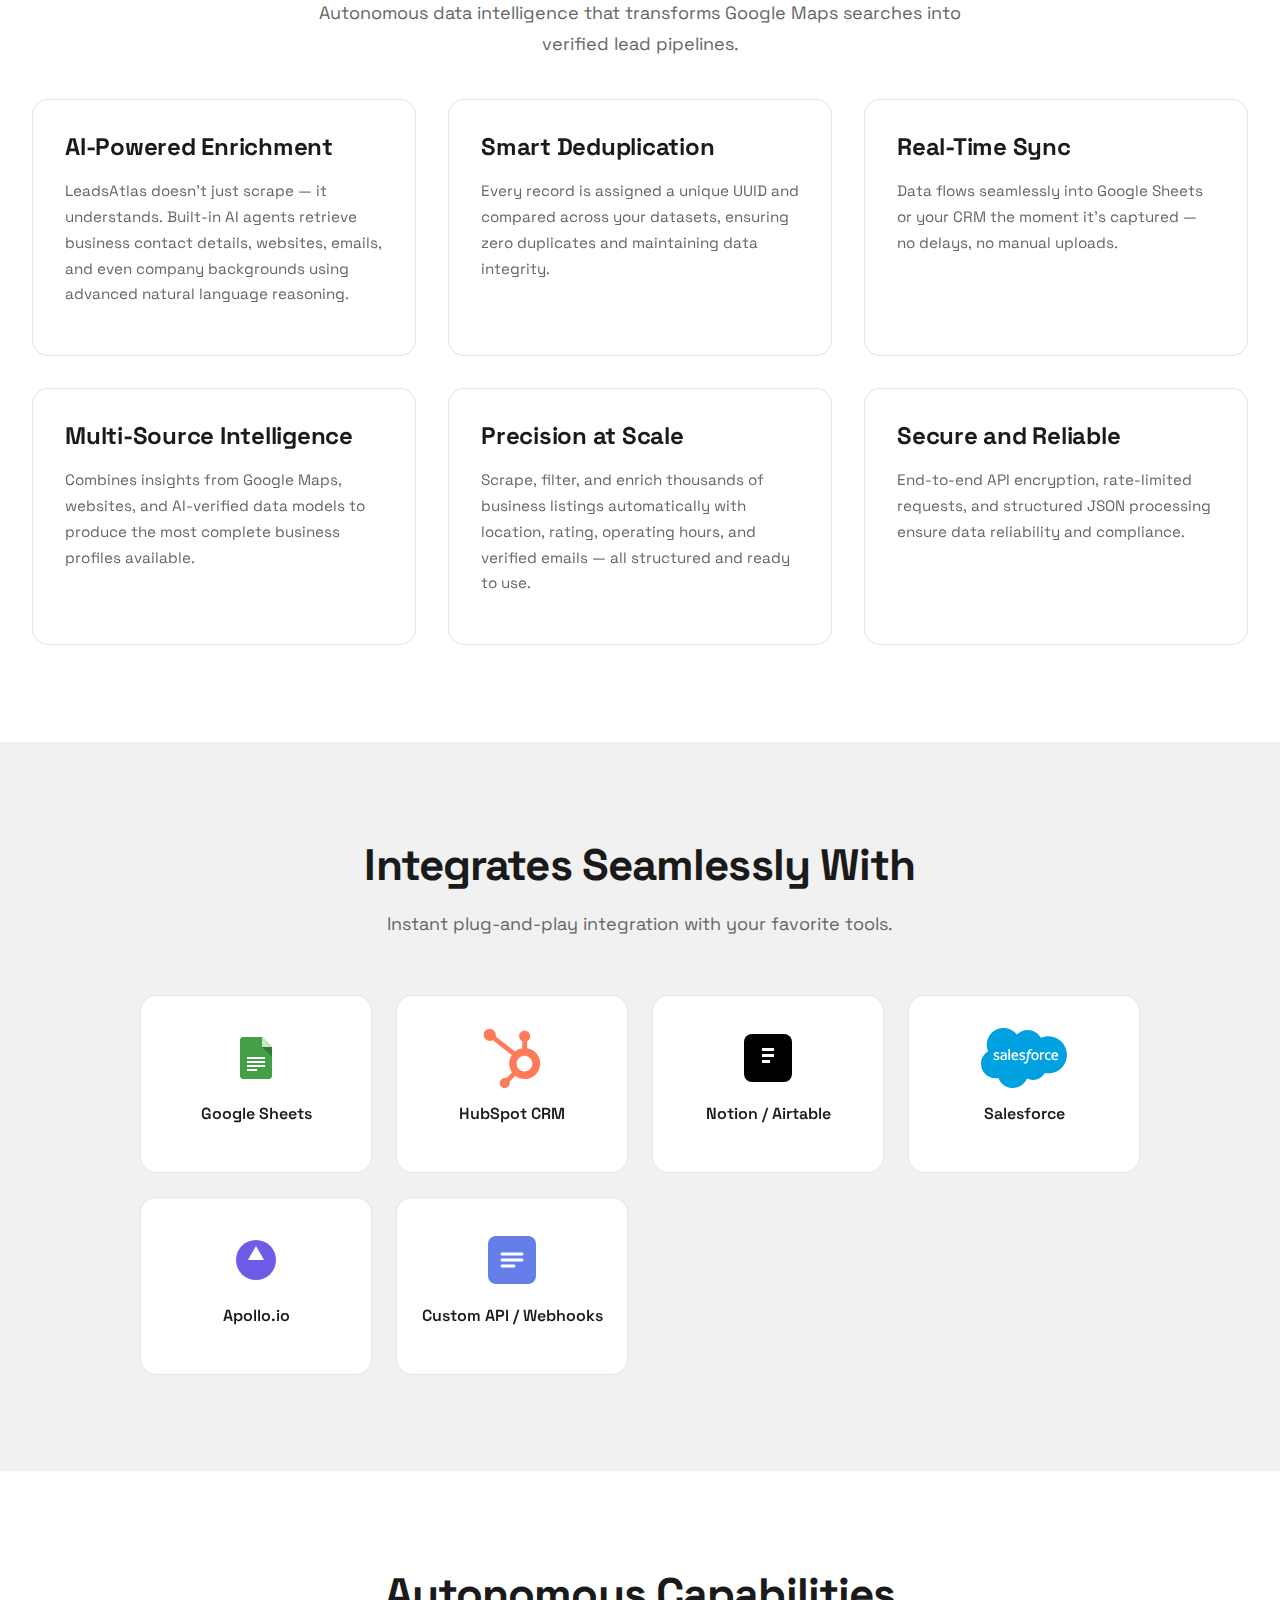
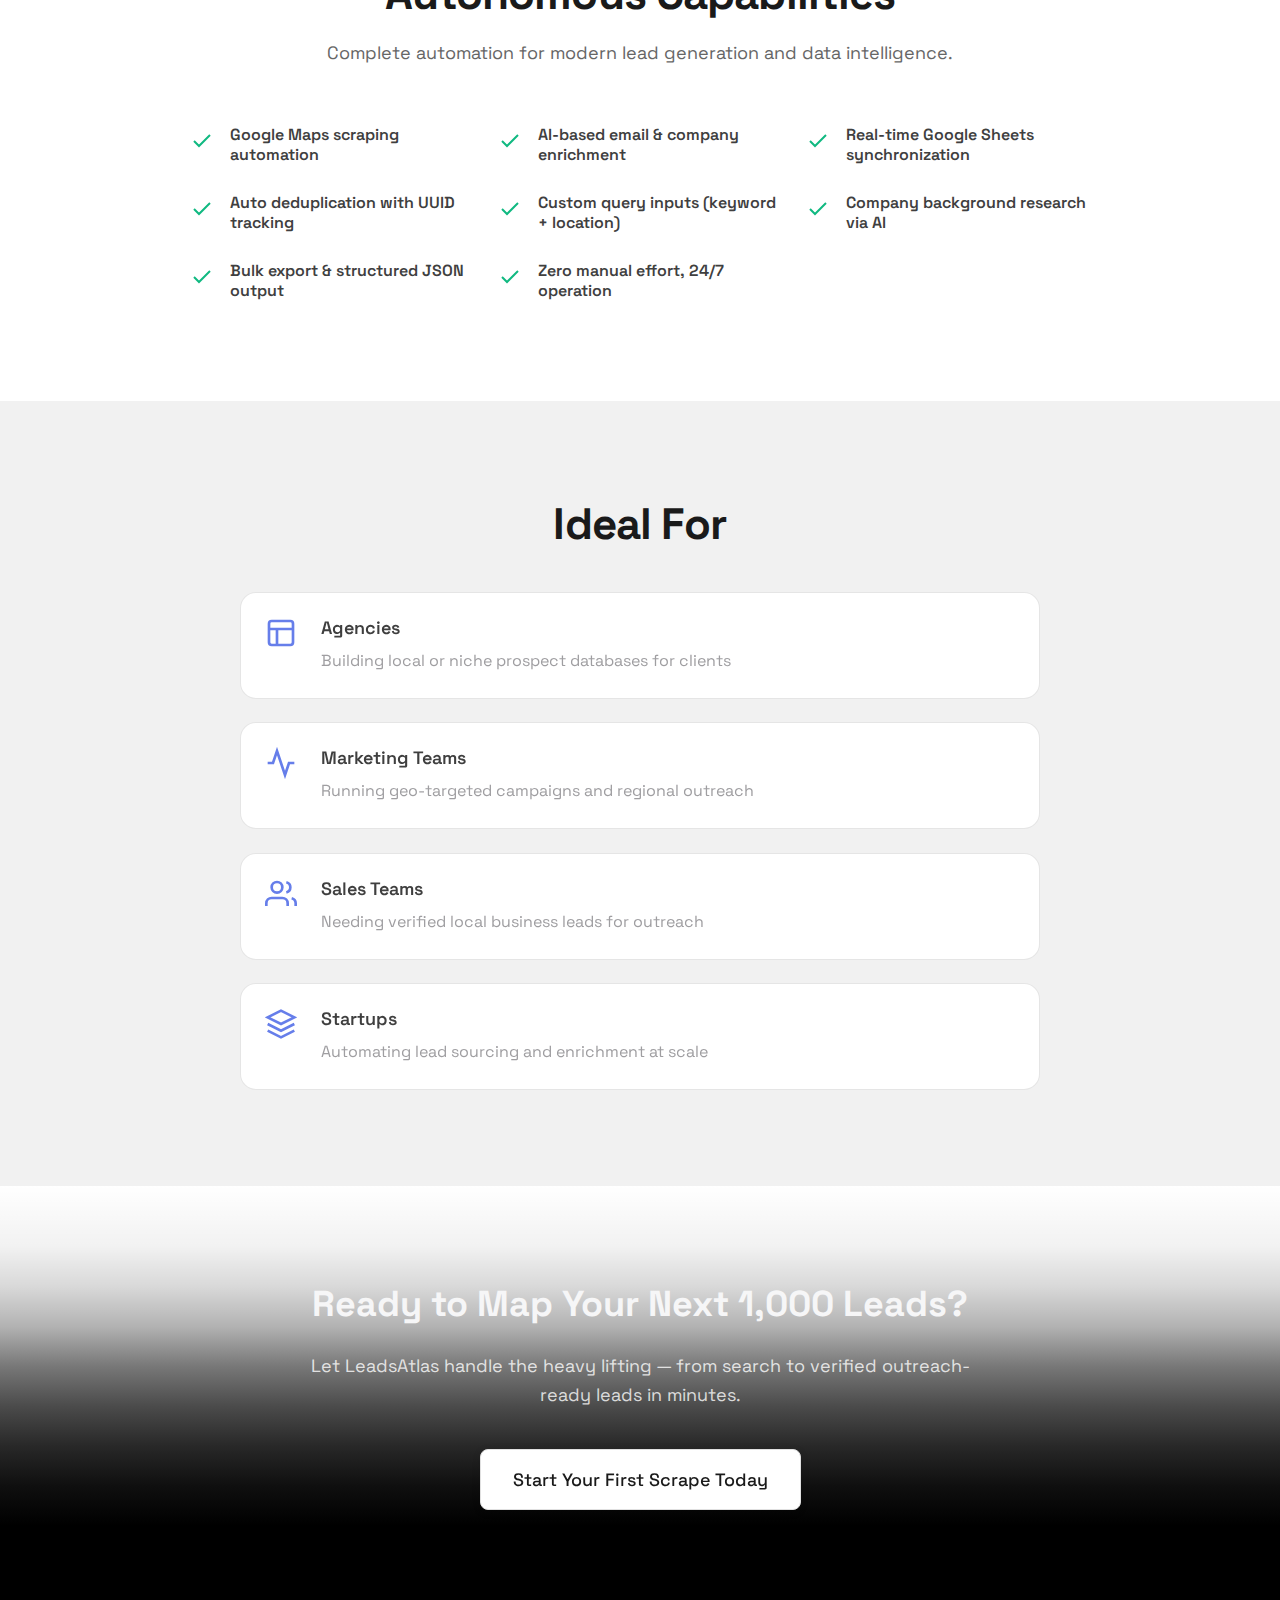
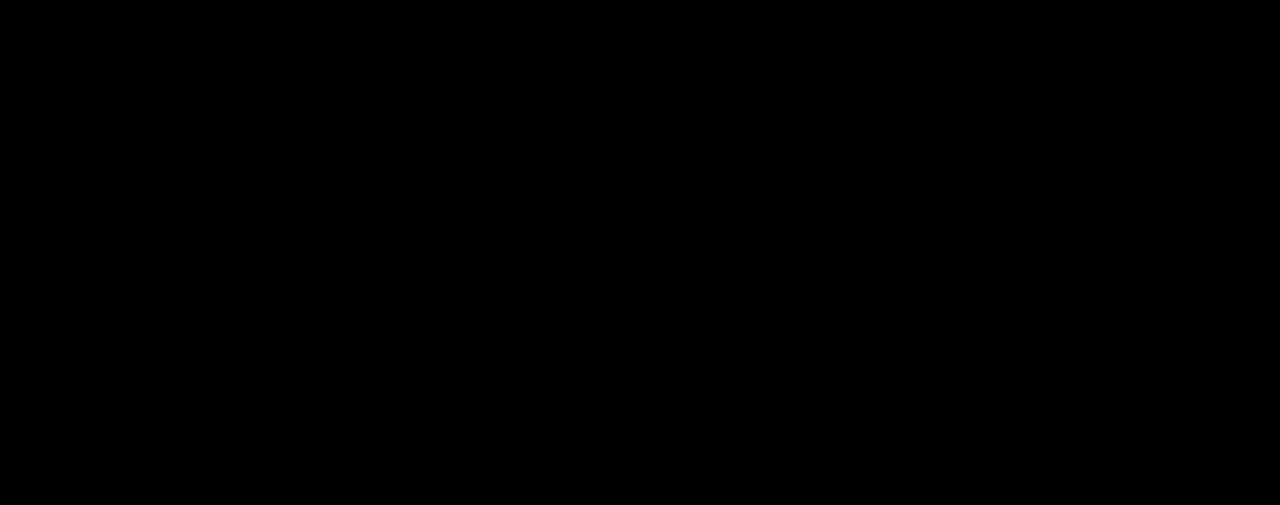
<file: pages/products/leadsatlas.html>
<!DOCTYPE html>
<html lang="en">
<head>
  <meta charset="UTF-8">
  <meta name="viewport" content="width=device-width, initial-scale=1.0">
  <meta name="description" content="LeadsAtlas - AI-Powered Business Data Extraction from Google Maps. Discover verified business leads instantly with autonomous scraping and enrichment.">
  <title>LeadsAtlas - AI-Powered Lead Generation | Product Labs</title>
  
  <!-- Stylesheets -->
  <link rel="stylesheet" href="../../css/main.css">
  
  <!-- Favicon -->
  <link rel="icon" type="image/png" href="../../assets/icons/favicon.png">
</head>
<body>
  
  <!-- ========== Navigation Bar (Loaded Dynamically) ========== -->
  <header id="navbar-placeholder"></header>

  <!-- ========== Main Content ========== -->
  <main>
    
    <!-- Product Hero Section -->
    <section class="page-hero-section" style="background: linear-gradient(135deg, #1a1a1a 0%, #2d2d2d 100%); padding: 6rem 0 5rem;">
      <div class="container">
        <div class="page-hero-content" style="text-align: center; max-width: 900px; margin: 0 auto;">
          <h1 class="page-hero-title" style="color: white; font-size: 3rem; margin-bottom: 1.5rem; font-weight: 800;">
            Discover Verified Business Leads Instantly
          </h1>
          <p class="page-hero-subtitle" style="color: rgba(255, 255, 255, 0.9); font-size: 1.25rem; line-height: 1.7; margin-bottom: 2.5rem;">
            <strong>LeadsAtlas</strong> — AI-Powered Business Data Extraction from Google Maps<br>
            Autonomously scrapes, enriches, and verifies business contact data, delivering high-quality leads to your CRM or Sheets, ready for outreach.
          </p>
          <div class="hero-buttons" style="display: flex; gap: 1rem; justify-content: center; flex-wrap: wrap;">
            <a href="#demo" class="btn btn-light">See LeadsAtlas in Action</a>
            <a href="/pages/contact.html" class="btn btn-dark">Start Your First Scrape</a>
          </div>
        </div>
      </div>
    </section>

    <!-- Demo Video Section -->
    <section id="demo" class="section-padding" style="background: #f9fafb;">
      <div class="container">
        <div class="text-center" style="max-width: 900px; margin: 0 auto;">
          <h2 class="section-title">See LeadsAtlas in Action</h2>
          <p class="section-subtitle">Watch how LeadsAtlas autonomously identifies, enriches, and verifies local businesses from Google Maps, creating a complete and clean lead database in minutes.</p>
          
          <!-- Video Placeholder -->
          <div style="position: relative; padding-bottom: 56.25%; height: 0; margin-top: 2rem; border-radius: 12px; overflow: hidden; box-shadow: 0 4px 20px rgba(0,0,0,0.15); background: linear-gradient(135deg, #667eea 0%, #764ba2 100%); display: flex; align-items: center; justify-content: center;">
            <div style="position: absolute; top: 50%; left: 50%; transform: translate(-50%, -50%); text-align: center; color: white;">
              <svg style="width: 80px; height: 80px; margin-bottom: 1rem; opacity: 0.9;" viewBox="0 0 24 24" fill="currentColor">
                <path d="M8 5v14l11-7z"/>
              </svg>
              <p style="font-size: 1.25rem; font-weight: 600;">Demo Video Coming Soon</p>
            </div>
          </div>
        </div>
      </div>
    </section>

    <!-- How LeadsAtlas Works -->
    <section class="section-padding">
      <div class="container">
        <div class="text-center mb-10">
          <h2 class="section-title">How LeadsAtlas Works</h2>
          <p class="section-subtitle" style="max-width: 700px; margin: 0 auto;">
            Autonomous data intelligence that transforms Google Maps searches into verified lead pipelines.
          </p>
        </div>

        <div class="services-grid" style="display: grid; grid-template-columns: repeat(auto-fit, minmax(300px, 1fr)); gap: 2rem;">
          
          <!-- Feature 1 -->
          <div class="info-card">
            <h3 class="info-card-title">AI-Powered Enrichment</h3>
            <p class="info-card-description">
              LeadsAtlas doesn't just scrape — it understands. Built-in AI agents retrieve business contact details, websites, emails, and even company backgrounds using advanced natural language reasoning.
            </p>
          </div>

          <!-- Feature 2 -->
          <div class="info-card">
            <h3 class="info-card-title">Smart Deduplication</h3>
            <p class="info-card-description">
              Every record is assigned a unique UUID and compared across your datasets, ensuring zero duplicates and maintaining data integrity.
            </p>
          </div>

          <!-- Feature 3 -->
          <div class="info-card">
            <h3 class="info-card-title">Real-Time Sync</h3>
            <p class="info-card-description">
              Data flows seamlessly into Google Sheets or your CRM the moment it's captured — no delays, no manual uploads.
            </p>
          </div>

          <!-- Feature 4 -->
          <div class="info-card">
            <h3 class="info-card-title">Multi-Source Intelligence</h3>
            <p class="info-card-description">
              Combines insights from Google Maps, websites, and AI-verified data models to produce the most complete business profiles available.
            </p>
          </div>

          <!-- Feature 5 -->
          <div class="info-card">
            <h3 class="info-card-title">Precision at Scale</h3>
            <p class="info-card-description">
              Scrape, filter, and enrich thousands of business listings automatically with location, rating, operating hours, and verified emails — all structured and ready to use.
            </p>
          </div>

          <!-- Feature 6 -->
          <div class="info-card">
            <h3 class="info-card-title">Secure and Reliable</h3>
            <p class="info-card-description">
              End-to-end API encryption, rate-limited requests, and structured JSON processing ensure data reliability and compliance.
            </p>
          </div>

        </div>
      </div>
    </section>

    <!-- Integrations -->
    <section class="section-padding bg-light-gray">
      <div class="container">
        <div class="text-center mb-10">
          <h2 class="section-title">Integrates Seamlessly With</h2>
          <p class="section-subtitle">Instant plug-and-play integration with your favorite tools.</p>
        </div>

        <div style="display: grid; grid-template-columns: repeat(auto-fit, minmax(200px, 1fr)); gap: 1.5rem; max-width: 1000px; margin: 0 auto;">
          
          <!-- Google Sheets -->
          <div class="info-card" style="text-align: center; padding: 2rem 1.5rem;">
            <div style="height: 60px; display: flex; align-items: center; justify-content: center; margin-bottom: 1rem;">
              <svg style="width: 48px; height: 48px;" viewBox="0 0 48 48" fill="none">
                <path fill="#43A047" d="M37,45H11c-1.657,0-3-1.343-3-3V6c0-1.657,1.343-3,3-3h19l10,10v29C40,43.657,38.657,45,37,45z"/>
                <path fill="#C8E6C9" d="M40 13L30 13 30 3z"/>
                <path fill="#2E7D32" d="M30 13L40 23 40 13z"/>
                <path fill="#FFF" d="M15 23H33V25H15zM15 27H33V29H15zM15 31H33V33H15zM15 35H25V37H15z"/>
              </svg>
            </div>
            <h3 style="font-size: 1rem; font-weight: 600; color: #1a1a1a;">Google Sheets</h3>
          </div>

          <!-- HubSpot CRM -->
          <div class="info-card" style="text-align: center; padding: 2rem 1.5rem;">
            <div style="height: 60px; display: flex; align-items: center; justify-content: center; margin-bottom: 1rem;">
              <img src="../../assets/other/hubspot.svg" alt="HubSpot" style="max-width: 140px; max-height: 60px; width: auto; height: auto;">
            </div>
            <h3 style="font-size: 1rem; font-weight: 600; color: #1a1a1a;">HubSpot CRM</h3>
          </div>

          <!-- Notion / Airtable -->
          <div class="info-card" style="text-align: center; padding: 2rem 1.5rem;">
            <div style="height: 60px; display: flex; align-items: center; justify-content: center; margin-bottom: 1rem;">
              <svg style="width: 48px; height: 48px;" viewBox="0 0 48 48" fill="none">
                <rect width="48" height="48" rx="8" fill="#000"/>
                <path d="M18 14h12v3H18zm0 6h12v3H18zm0 6h8v3h-8z" fill="#FFF"/>
              </svg>
            </div>
            <h3 style="font-size: 1rem; font-weight: 600; color: #1a1a1a;">Notion / Airtable</h3>
          </div>

          <!-- Salesforce -->
          <div class="info-card" style="text-align: center; padding: 2rem 1.5rem;">
            <div style="height: 60px; display: flex; align-items: center; justify-content: center; margin-bottom: 1rem;">
              <img src="../../assets/other/salesforce.svg" alt="Salesforce" style="max-width: 140px; max-height: 60px; width: auto; height: auto;">
            </div>
            <h3 style="font-size: 1rem; font-weight: 600; color: #1a1a1a;">Salesforce</h3>
          </div>

          <!-- Apollo.io -->
          <div class="info-card" style="text-align: center; padding: 2rem 1.5rem;">
            <div style="height: 60px; display: flex; align-items: center; justify-content: center; margin-bottom: 1rem;">
              <svg style="width: 48px; height: 48px;" viewBox="0 0 48 48" fill="none">
                <circle cx="24" cy="24" r="20" fill="#6C5CE7"/>
                <path d="M24 10l8 14H16z" fill="#FFF"/>
              </svg>
            </div>
            <h3 style="font-size: 1rem; font-weight: 600; color: #1a1a1a;">Apollo.io</h3>
          </div>

          <!-- Custom API -->
          <div class="info-card" style="text-align: center; padding: 2rem 1.5rem;">
            <div style="height: 60px; display: flex; align-items: center; justify-content: center; margin-bottom: 1rem;">
              <svg style="width: 48px; height: 48px;" viewBox="0 0 48 48" fill="none">
                <rect width="48" height="48" rx="8" fill="#667eea"/>
                <path d="M14 18h20M14 24h20M14 30h12" stroke="#FFF" stroke-width="3" stroke-linecap="round"/>
              </svg>
            </div>
            <h3 style="font-size: 1rem; font-weight: 600; color: #1a1a1a;">Custom API / Webhooks</h3>
          </div>

        </div>
      </div>
    </section>

    <!-- Autonomous Capabilities -->
    <section class="section-padding">
      <div class="container">
        <div class="text-center mb-10">
          <h2 class="section-title">Autonomous Capabilities</h2>
          <p class="section-subtitle">Complete automation for modern lead generation and data intelligence.</p>
        </div>

        <div style="max-width: 900px; margin: 0 auto;">
          <div style="display: grid; grid-template-columns: repeat(auto-fit, minmax(280px, 1fr)); gap: 1.5rem;">
            
            <div style="display: flex; align-items: flex-start; gap: 1rem;">
              <svg style="width: 24px; height: 24px; color: #10b981; flex-shrink: 0; margin-top: 0.25rem;" viewBox="0 0 24 24" fill="none" stroke="currentColor" stroke-width="2">
                <polyline points="20 6 9 17 4 12"></polyline>
              </svg>
              <div>
                <h3 style="font-size: 1rem; font-weight: 600; margin-bottom: 0.25rem;">Google Maps scraping automation</h3>
              </div>
            </div>

            <div style="display: flex; align-items: flex-start; gap: 1rem;">
              <svg style="width: 24px; height: 24px; color: #10b981; flex-shrink: 0; margin-top: 0.25rem;" viewBox="0 0 24 24" fill="none" stroke="currentColor" stroke-width="2">
                <polyline points="20 6 9 17 4 12"></polyline>
              </svg>
              <div>
                <h3 style="font-size: 1rem; font-weight: 600; margin-bottom: 0.25rem;">AI-based email & company enrichment</h3>
              </div>
            </div>

            <div style="display: flex; align-items: flex-start; gap: 1rem;">
              <svg style="width: 24px; height: 24px; color: #10b981; flex-shrink: 0; margin-top: 0.25rem;" viewBox="0 0 24 24" fill="none" stroke="currentColor" stroke-width="2">
                <polyline points="20 6 9 17 4 12"></polyline>
              </svg>
              <div>
                <h3 style="font-size: 1rem; font-weight: 600; margin-bottom: 0.25rem;">Real-time Google Sheets synchronization</h3>
              </div>
            </div>

            <div style="display: flex; align-items: flex-start; gap: 1rem;">
              <svg style="width: 24px; height: 24px; color: #10b981; flex-shrink: 0; margin-top: 0.25rem;" viewBox="0 0 24 24" fill="none" stroke="currentColor" stroke-width="2">
                <polyline points="20 6 9 17 4 12"></polyline>
              </svg>
              <div>
                <h3 style="font-size: 1rem; font-weight: 600; margin-bottom: 0.25rem;">Auto deduplication with UUID tracking</h3>
              </div>
            </div>

            <div style="display: flex; align-items: flex-start; gap: 1rem;">
              <svg style="width: 24px; height: 24px; color: #10b981; flex-shrink: 0; margin-top: 0.25rem;" viewBox="0 0 24 24" fill="none" stroke="currentColor" stroke-width="2">
                <polyline points="20 6 9 17 4 12"></polyline>
              </svg>
              <div>
                <h3 style="font-size: 1rem; font-weight: 600; margin-bottom: 0.25rem;">Custom query inputs (keyword + location)</h3>
              </div>
            </div>

            <div style="display: flex; align-items: flex-start; gap: 1rem;">
              <svg style="width: 24px; height: 24px; color: #10b981; flex-shrink: 0; margin-top: 0.25rem;" viewBox="0 0 24 24" fill="none" stroke="currentColor" stroke-width="2">
                <polyline points="20 6 9 17 4 12"></polyline>
              </svg>
              <div>
                <h3 style="font-size: 1rem; font-weight: 600; margin-bottom: 0.25rem;">Company background research via AI</h3>
              </div>
            </div>

            <div style="display: flex; align-items: flex-start; gap: 1rem;">
              <svg style="width: 24px; height: 24px; color: #10b981; flex-shrink: 0; margin-top: 0.25rem;" viewBox="0 0 24 24" fill="none" stroke="currentColor" stroke-width="2">
                <polyline points="20 6 9 17 4 12"></polyline>
              </svg>
              <div>
                <h3 style="font-size: 1rem; font-weight: 600; margin-bottom: 0.25rem;">Bulk export & structured JSON output</h3>
              </div>
            </div>

            <div style="display: flex; align-items: flex-start; gap: 1rem;">
              <svg style="width: 24px; height: 24px; color: #10b981; flex-shrink: 0; margin-top: 0.25rem;" viewBox="0 0 24 24" fill="none" stroke="currentColor" stroke-width="2">
                <polyline points="20 6 9 17 4 12"></polyline>
              </svg>
              <div>
                <h3 style="font-size: 1rem; font-weight: 600; margin-bottom: 0.25rem;">Zero manual effort, 24/7 operation</h3>
              </div>
            </div>

          </div>
        </div>
      </div>
    </section>

    <!-- Ideal For Section -->
    <section class="section-padding bg-light-gray">
      <div class="container">
        <div class="text-center mb-10">
          <h2 class="section-title">Ideal For</h2>
        </div>

        <div style="max-width: 800px; margin: 0 auto;">
          <div style="display: grid; gap: 1.5rem;">
            
            <div class="info-card" style="display: flex; align-items: flex-start; gap: 1.5rem; padding: 1.5rem;">
              <svg style="width: 32px; height: 32px; color: #667eea; flex-shrink: 0;" viewBox="0 0 24 24" fill="none" stroke="currentColor" stroke-width="2">
                <rect x="3" y="3" width="18" height="18" rx="2" ry="2"/>
                <line x1="3" y1="9" x2="21" y2="9"/>
                <line x1="9" y1="21" x2="9" y2="9"/>
              </svg>
              <div>
                <h3 style="font-size: 1.125rem; font-weight: 600; margin-bottom: 0.5rem;">Agencies</h3>
                <p style="color: var(--color-text-muted); margin: 0;">Building local or niche prospect databases for clients</p>
              </div>
            </div>

            <div class="info-card" style="display: flex; align-items: flex-start; gap: 1.5rem; padding: 1.5rem;">
              <svg style="width: 32px; height: 32px; color: #667eea; flex-shrink: 0;" viewBox="0 0 24 24" fill="none" stroke="currentColor" stroke-width="2">
                <path d="M22 12h-4l-3 9L9 3l-3 9H2"/>
              </svg>
              <div>
                <h3 style="font-size: 1.125rem; font-weight: 600; margin-bottom: 0.5rem;">Marketing Teams</h3>
                <p style="color: var(--color-text-muted); margin: 0;">Running geo-targeted campaigns and regional outreach</p>
              </div>
            </div>

            <div class="info-card" style="display: flex; align-items: flex-start; gap: 1.5rem; padding: 1.5rem;">
              <svg style="width: 32px; height: 32px; color: #667eea; flex-shrink: 0;" viewBox="0 0 24 24" fill="none" stroke="currentColor" stroke-width="2">
                <path d="M17 21v-2a4 4 0 0 0-4-4H5a4 4 0 0 0-4 4v2"/>
                <circle cx="9" cy="7" r="4"/>
                <path d="M23 21v-2a4 4 0 0 0-3-3.87"/>
                <path d="M16 3.13a4 4 0 0 1 0 7.75"/>
              </svg>
              <div>
                <h3 style="font-size: 1.125rem; font-weight: 600; margin-bottom: 0.5rem;">Sales Teams</h3>
                <p style="color: var(--color-text-muted); margin: 0;">Needing verified local business leads for outreach</p>
              </div>
            </div>

            <div class="info-card" style="display: flex; align-items: flex-start; gap: 1.5rem; padding: 1.5rem;">
              <svg style="width: 32px; height: 32px; color: #667eea; flex-shrink: 0;" viewBox="0 0 24 24" fill="none" stroke="currentColor" stroke-width="2">
                <path d="M12 2L2 7l10 5 10-5-10-5z"/>
                <path d="M2 17l10 5 10-5"/>
                <path d="M2 12l10 5 10-5"/>
              </svg>
              <div>
                <h3 style="font-size: 1.125rem; font-weight: 600; margin-bottom: 0.5rem;">Startups</h3>
                <p style="color: var(--color-text-muted); margin: 0;">Automating lead sourcing and enrichment at scale</p>
              </div>
            </div>

          </div>
        </div>
      </div>
    </section>

    <!-- CTA Section -->
    <section class="section-padding bg-dark cta-section">
      <div class="cta-gradient-overlay"></div>
      <div class="container cta-content" style="text-align: center;">
        <h2 style="color: var(--color-text-light); margin-bottom: 1.5rem;">Ready to Map Your Next 1,000 Leads?</h2>
        <p style="color: rgba(255, 255, 255, 0.8); font-size: 1.125rem; max-width: 700px; margin: 0 auto 2.5rem;">
          Let LeadsAtlas handle the heavy lifting — from search to verified outreach-ready leads in minutes.
        </p>
        <div>
          <a href="/pages/contact.html" class="btn btn-light" style="padding: 1rem 2rem; font-size: 1.125rem;">Start Your First Scrape Today</a>
        </div>
      </div>
    </section>

  </main>

  <!-- ========== Footer (Loaded Dynamically) ========== -->
  <footer id="footer-placeholder"></footer>

  <!-- ========== Scripts ========== -->
  <script src="../../js/main.js"></script>

</body>
</html>
</file>
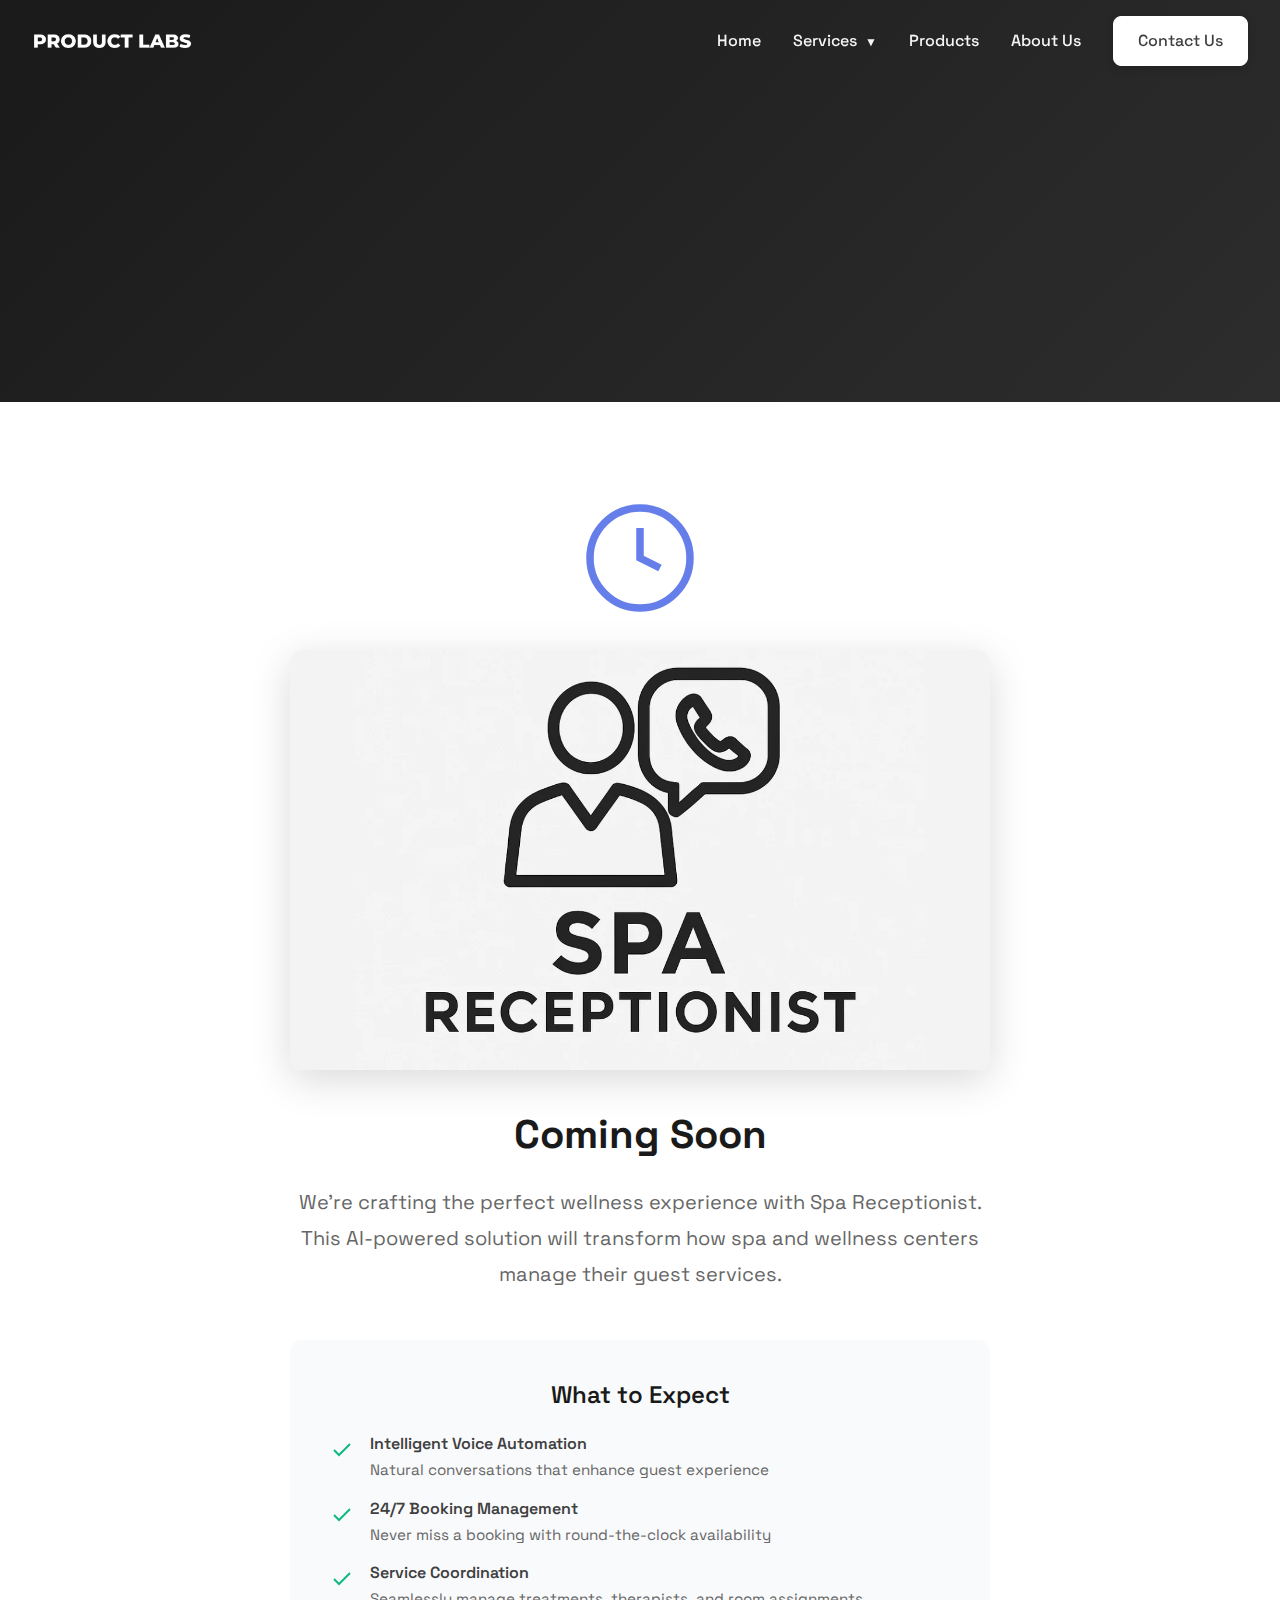
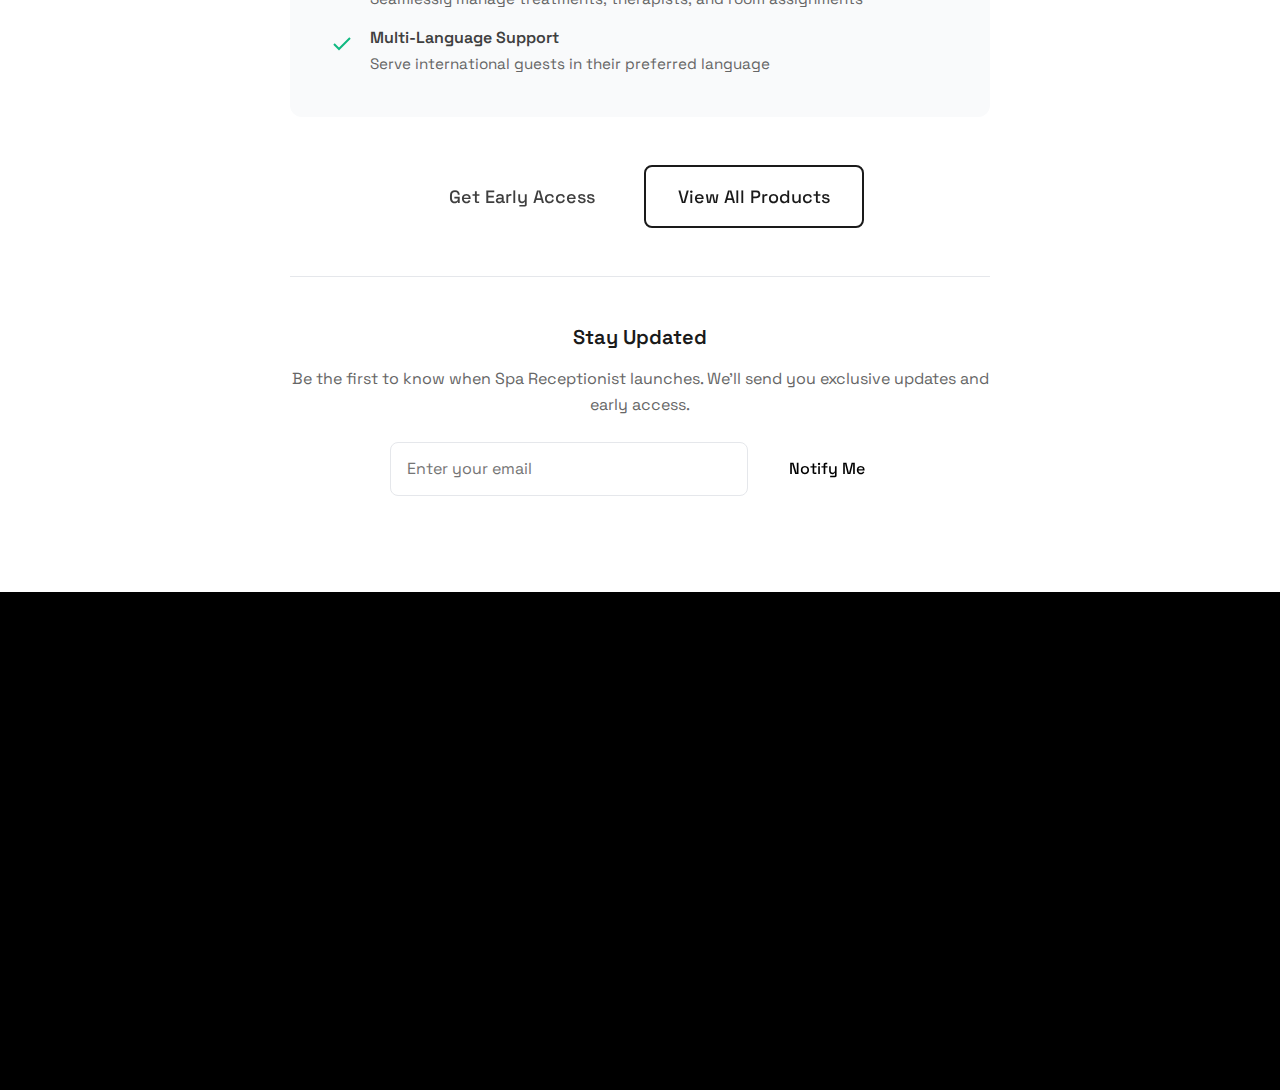
<file: pages/products/spa-receptionist.html>
<!DOCTYPE html>
<html lang="en">
<head>
  <meta charset="UTF-8">
  <meta name="viewport" content="width=device-width, initial-scale=1.0">
  <meta name="description" content="Spa Receptionist - AI-powered voice automation for spa and wellness centers. Handle bookings, customer inquiries, and service coordination seamlessly.">
  <title>Spa Receptionist - AI Voice Solutions for Wellness Centers | Product Labs</title>
  
  <!-- Stylesheets -->
  <link rel="stylesheet" href="../../css/main.css">
  
  <!-- Favicon -->
  <link rel="icon" type="image/png" href="../../assets/icons/favicon.png">
</head>
<body>
  
  <!-- ========== Navigation Bar (Loaded Dynamically) ========== -->
  <header id="navbar-placeholder"></header>

  <!-- ========== Main Content ========== -->
  <main>
    
    <!-- Product Hero Section -->
    <section class="page-hero-section" style="background: linear-gradient(135deg, #1a1a1a 0%, #2d2d2d 100%); padding: 6rem 0 5rem;">
      <div class="container">
        <div class="page-hero-content" style="text-align: center; max-width: 900px; margin: 0 auto;">
          <h1 class="page-hero-title" style="color: white; font-size: 3rem; margin-bottom: 1.5rem; font-weight: 800;">
            Spa Receptionist
          </h1>
          <p class="page-hero-subtitle" style="color: rgba(255, 255, 255, 0.9); font-size: 1.25rem; line-height: 1.7; margin-bottom: 2.5rem;">
            Transform your spa operations with intelligent voice automation. Handle bookings, customer inquiries, and service coordination seamlessly with AI-powered assistance.
          </p>
        </div>
      </div>
    </section>

    <!-- Coming Soon Section -->
    <section class="section-padding" style="min-height: 60vh; display: flex; align-items: center; justify-content: center;">
      <div class="container">
        <div style="text-align: center; max-width: 700px; margin: 0 auto;">
          
          <!-- Coming Soon Icon -->
          <div style="margin-bottom: 2rem;">
            <svg style="width: 120px; height: 120px; color: #667eea; margin: 0 auto;" viewBox="0 0 24 24" fill="none" stroke="currentColor" stroke-width="1.5">
              <circle cx="12" cy="12" r="10"/>
              <polyline points="12 6 12 12 16 14"/>
            </svg>
          </div>

          <!-- Product Image -->
          <div style="margin-bottom: 2.5rem;">
            <img src="../../assets/projects/Spa receptionist.webp" alt="Spa Receptionist" style="max-width: 100%; height: auto; border-radius: 12px; box-shadow: 0 10px 40px rgba(0,0,0,0.15);">
          </div>

          <h2 style="font-size: 2.5rem; font-weight: 700; color: #1a1a1a; margin-bottom: 1.5rem;">
            Coming Soon
          </h2>
          
          <p style="font-size: 1.25rem; color: #666; line-height: 1.8; margin-bottom: 3rem;">
            We're crafting the perfect wellness experience with Spa Receptionist. This AI-powered solution will transform how spa and wellness centers manage their guest services.
          </p>

          <!-- Features Preview -->
          <div style="background: #f9fafb; border-radius: 12px; padding: 2.5rem; margin-bottom: 3rem; text-align: left;">
            <h3 style="font-size: 1.5rem; font-weight: 600; color: #1a1a1a; margin-bottom: 1.5rem; text-align: center;">
              What to Expect
            </h3>
            <div style="display: grid; gap: 1rem;">
              <div style="display: flex; align-items: flex-start; gap: 1rem;">
                <svg style="width: 24px; height: 24px; color: #10b981; flex-shrink: 0; margin-top: 0.25rem;" viewBox="0 0 24 24" fill="none" stroke="currentColor" stroke-width="2">
                  <polyline points="20 6 9 17 4 12"></polyline>
                </svg>
                <div>
                  <h4 style="font-size: 1rem; font-weight: 600; margin-bottom: 0.25rem;">Intelligent Voice Automation</h4>
                  <p style="color: #666; font-size: 0.95rem; margin: 0;">Natural conversations that enhance guest experience</p>
                </div>
              </div>
              
              <div style="display: flex; align-items: flex-start; gap: 1rem;">
                <svg style="width: 24px; height: 24px; color: #10b981; flex-shrink: 0; margin-top: 0.25rem;" viewBox="0 0 24 24" fill="none" stroke="currentColor" stroke-width="2">
                  <polyline points="20 6 9 17 4 12"></polyline>
                </svg>
                <div>
                  <h4 style="font-size: 1rem; font-weight: 600; margin-bottom: 0.25rem;">24/7 Booking Management</h4>
                  <p style="color: #666; font-size: 0.95rem; margin: 0;">Never miss a booking with round-the-clock availability</p>
                </div>
              </div>
              
              <div style="display: flex; align-items: flex-start; gap: 1rem;">
                <svg style="width: 24px; height: 24px; color: #10b981; flex-shrink: 0; margin-top: 0.25rem;" viewBox="0 0 24 24" fill="none" stroke="currentColor" stroke-width="2">
                  <polyline points="20 6 9 17 4 12"></polyline>
                </svg>
                <div>
                  <h4 style="font-size: 1rem; font-weight: 600; margin-bottom: 0.25rem;">Service Coordination</h4>
                  <p style="color: #666; font-size: 0.95rem; margin: 0;">Seamlessly manage treatments, therapists, and room assignments</p>
                </div>
              </div>
              
              <div style="display: flex; align-items: flex-start; gap: 1rem;">
                <svg style="width: 24px; height: 24px; color: #10b981; flex-shrink: 0; margin-top: 0.25rem;" viewBox="0 0 24 24" fill="none" stroke="currentColor" stroke-width="2">
                  <polyline points="20 6 9 17 4 12"></polyline>
                </svg>
                <div>
                  <h4 style="font-size: 1rem; font-weight: 600; margin-bottom: 0.25rem;">Multi-Language Support</h4>
                  <p style="color: #666; font-size: 0.95rem; margin: 0;">Serve international guests in their preferred language</p>
                </div>
              </div>
            </div>
          </div>

          <!-- CTA Buttons -->
          <div style="display: flex; gap: 1rem; justify-content: center; flex-wrap: wrap;">
            <a href="/pages/contact.html" class="btn btn-primary" style="padding: 1rem 2rem; font-size: 1.125rem;">
              Get Early Access
            </a>
            <a href="/pages/products.html" class="btn btn-outline" style="padding: 1rem 2rem; font-size: 1.125rem;">
              View All Products
            </a>
          </div>

          <!-- Notify Me Form -->
          <div style="margin-top: 3rem; padding-top: 3rem; border-top: 1px solid #e5e7eb;">
            <h3 style="font-size: 1.25rem; font-weight: 600; color: #1a1a1a; margin-bottom: 1rem;">
              Stay Updated
            </h3>
            <p style="color: #666; margin-bottom: 1.5rem;">
              Be the first to know when Spa Receptionist launches. We'll send you exclusive updates and early access.
            </p>
            <form style="display: flex; gap: 1rem; max-width: 500px; margin: 0 auto; flex-wrap: wrap; justify-content: center;">
              <input 
                type="email" 
                placeholder="Enter your email" 
                style="flex: 1; min-width: 250px; padding: 0.875rem 1rem; border: 1px solid var(--color-border); border-radius: 8px; font-size: 1rem;"
                required
              >
              <button type="submit" class="btn btn-primary" style="padding: 0.875rem 1.5rem;">
                Notify Me
              </button>
            </form>
          </div>

        </div>
      </div>
    </section>

  </main>

  <!-- ========== Footer (Loaded Dynamically) ========== -->
  <footer id="footer-placeholder"></footer>

  <!-- ========== Scripts ========== -->
  <script src="../../js/main.js"></script>

  <style>
    input:focus {
      outline: none;
      border-color: var(--color-text-dark);
      box-shadow: 0 0 0 3px rgba(17, 24, 39, 0.1);
    }

    input:hover {
      border-color: var(--color-gray-400);
    }
  </style>

</body>
</html>
</file>
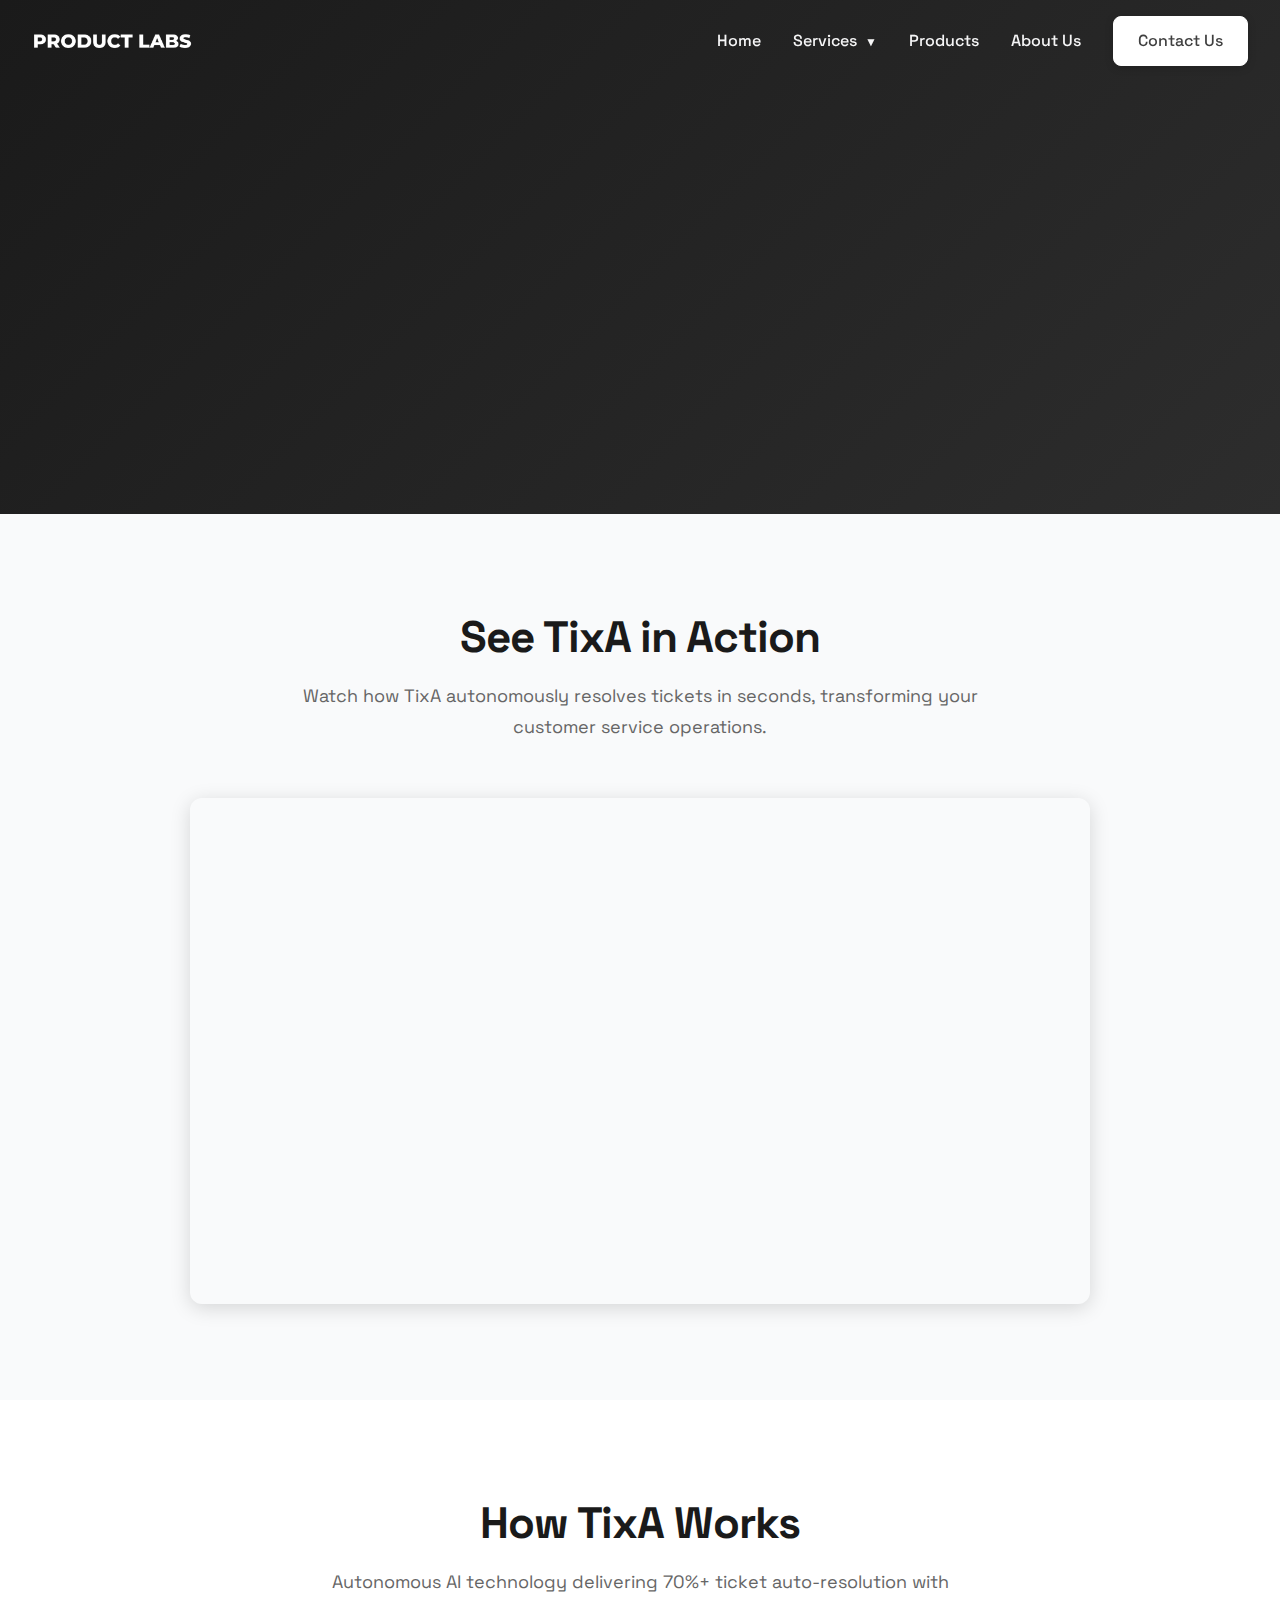
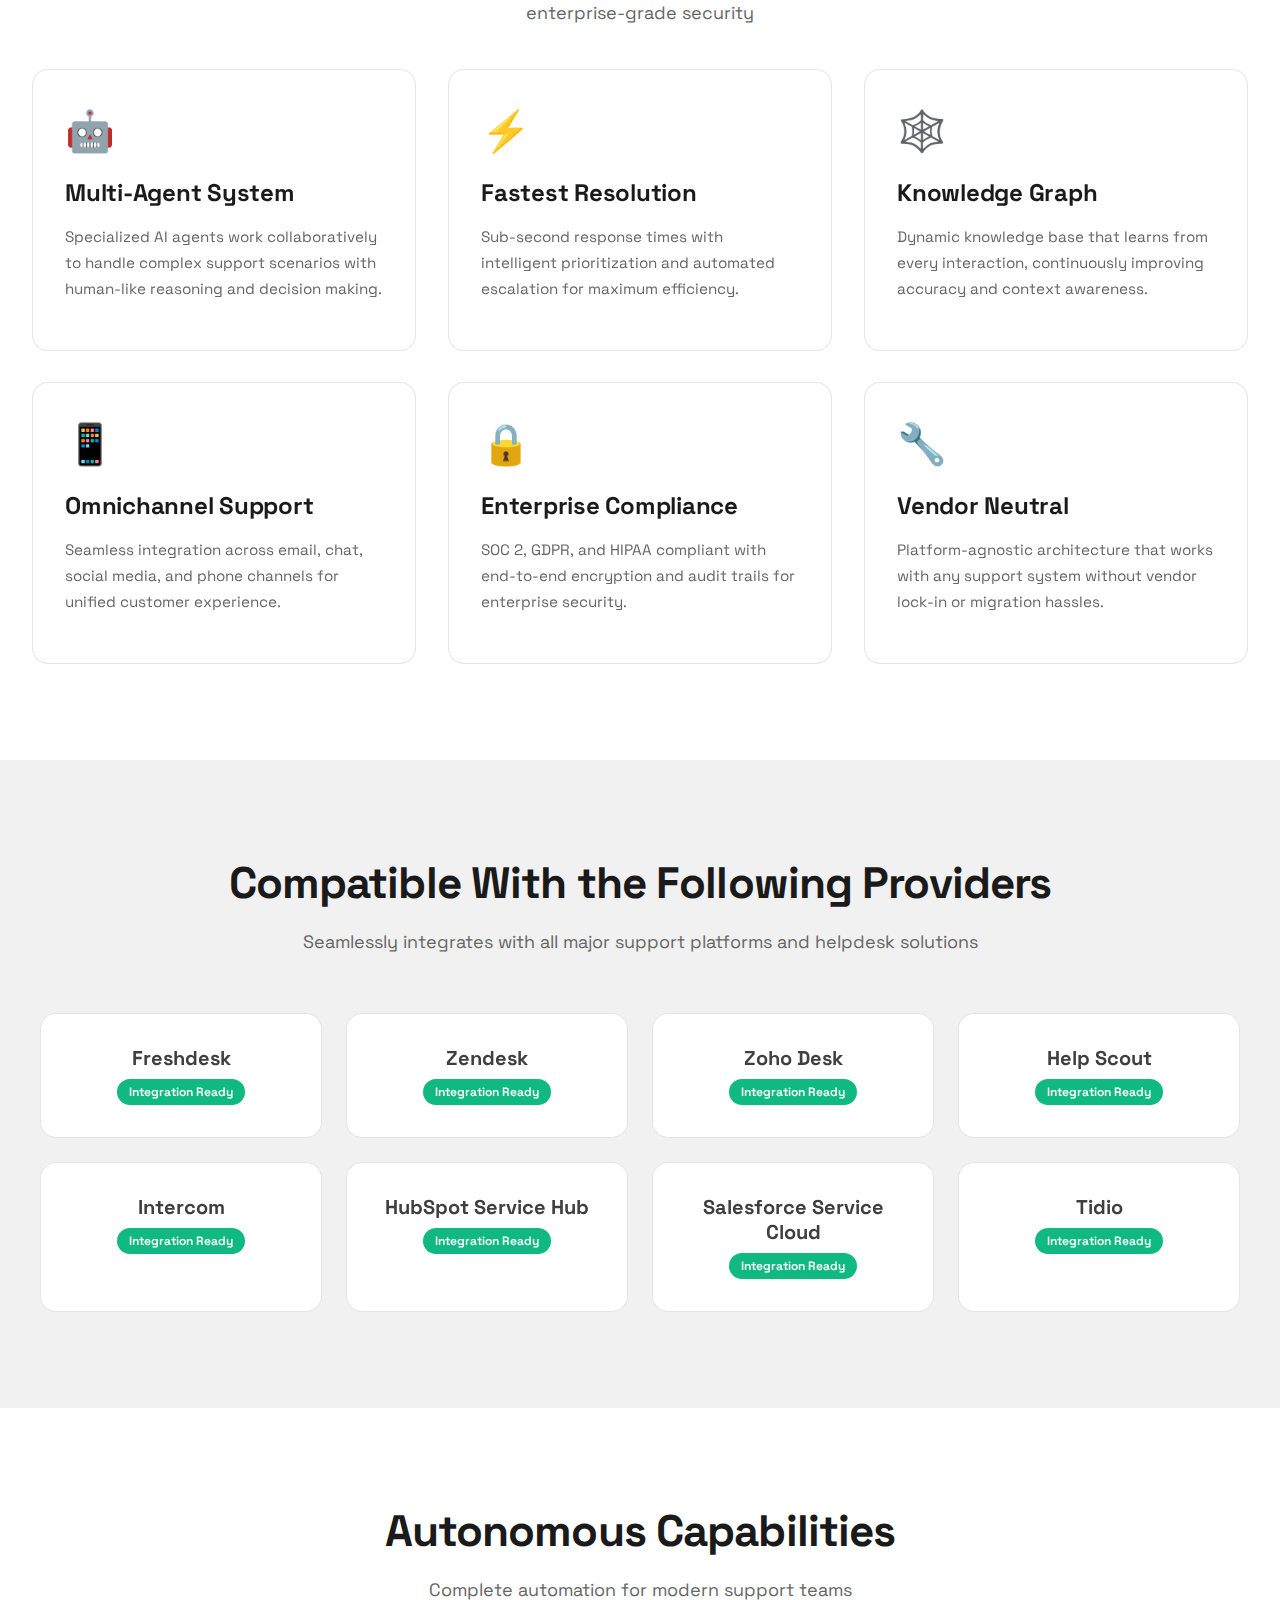
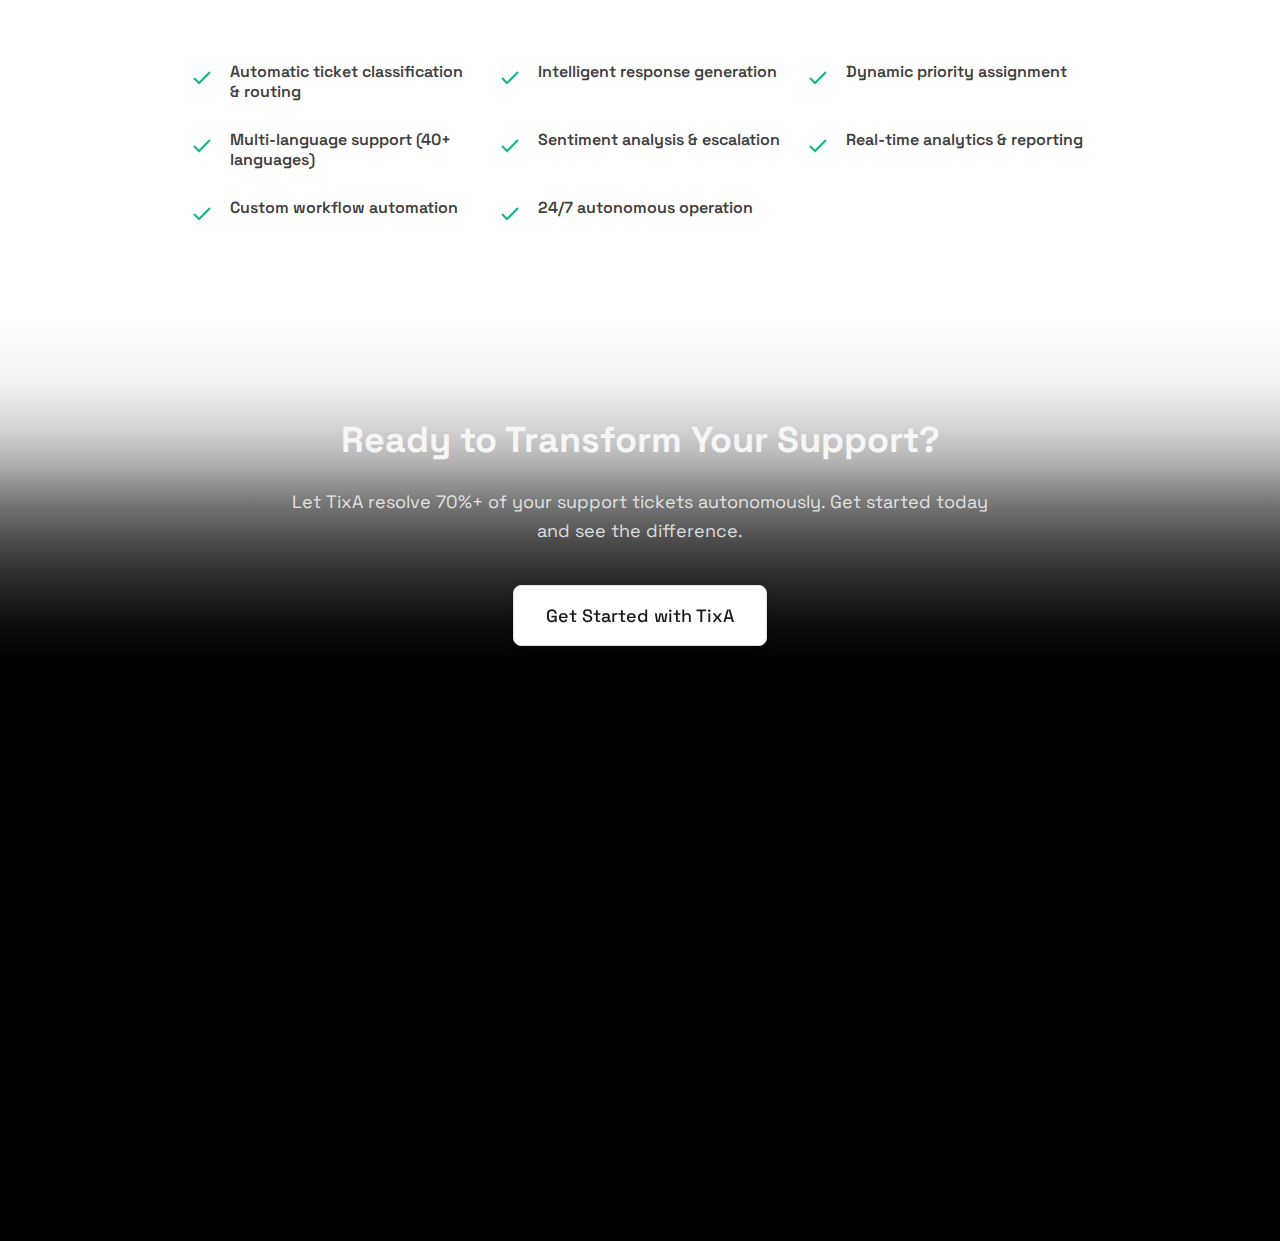
<file: pages/products/tixa.html>
<!DOCTYPE html>
<html lang="en">
<head>
  <meta charset="UTF-8">
  <meta name="viewport" content="width=device-width, initial-scale=1.0">
  <meta name="description" content="TixA - Autonomous AI that resolves 70%+ of support tickets in seconds. Compatible with Freshdesk, Zendesk, and all major helpdesk platforms.">
  <title>TixA - Autonomous Support Ticket Resolution | Product Labs</title>
  
  <!-- Stylesheets -->
  <link rel="stylesheet" href="../../css/main.css">
  
  <!-- Favicon -->
  <link rel="icon" type="image/png" href="../../assets/icons/favicon.png">
</head>
<body>
  
  <!-- ========== Navigation Bar (Loaded Dynamically) ========== -->
  <header id="navbar-placeholder"></header>

  <!-- ========== Main Content ========== -->
  <main>
    
    <!-- Product Hero Section -->
    <section class="page-hero-section" style="background: linear-gradient(135deg, #1a1a1a 0%, #2d2d2d 100%); padding: 6rem 0 5rem;">
      <div class="container">
        <div class="page-hero-content" style="text-align: center; max-width: 900px; margin: 0 auto;">
          <h1 class="page-hero-title" style="color: white; font-size: 3rem; margin-bottom: 1.5rem; font-weight: 800;">
            Resolve Support Tickets Autonomously
          </h1>
          <p class="page-hero-subtitle" style="color: rgba(255, 255, 255, 0.9); font-size: 1.25rem; line-height: 1.7; margin-bottom: 2.5rem;">
            TixA uses agentic AI to automatically resolve <strong>70%+ of support tickets in seconds</strong>—no human intervention needed. Compatible with Freshdesk, Zendesk, and all major helpdesk platforms.
          </p>
          <div class="hero-buttons" style="display: flex; gap: 1rem; justify-content: center; flex-wrap: wrap;">
            <a href="#demo" class="btn btn-light">Watch Demo</a>
            <a href="/pages/contact.html" class="btn btn-dark">Get Started</a>
          </div>
        </div>
      </div>
    </section>

    <!-- Demo Video Section -->
    <section id="demo" class="section-padding" style="background: #f9fafb;">
      <div class="container">
        <div class="text-center" style="max-width: 900px; margin: 0 auto;">
          <h2 class="section-title">See TixA in Action</h2>
          <p class="section-subtitle">Watch how TixA autonomously resolves tickets in seconds, transforming your customer service operations.</p>
          
          <!-- Loom Video Embed -->
          <div style="position: relative; padding-bottom: 56.25%; height: 0; margin-top: 2rem; border-radius: 12px; overflow: hidden; box-shadow: 0 4px 20px rgba(0,0,0,0.15);">
            <iframe 
              src="https://www.loom.com/embed/db5b7e382b20465885b4ccaeb646edbe?sid=8f8a5b5d-8b0d-4e5f-9f5e-5e5e5e5e5e5e" 
              frameborder="0" 
              webkitallowfullscreen 
              mozallowfullscreen 
              allowfullscreen 
              style="position: absolute; top: 0; left: 0; width: 100%; height: 100%;">
            </iframe>
          </div>
        </div>
      </div>
    </section>

    <!-- How TixA Works -->
    <section class="section-padding">
      <div class="container">
        <div class="text-center mb-10">
          <h2 class="section-title">How TixA Works</h2>
          <p class="section-subtitle" style="max-width: 700px; margin: 0 auto;">
            Autonomous AI technology delivering 70%+ ticket auto-resolution with enterprise-grade security
          </p>
        </div>

        <div class="services-grid" style="display: grid; grid-template-columns: repeat(auto-fit, minmax(300px, 1fr)); gap: 2rem;">
          
          <!-- Feature 1 -->
          <div class="info-card">
            <div style="font-size: 2.5rem; margin-bottom: 1rem;">🤖</div>
            <h3 class="info-card-title">Multi-Agent System</h3>
            <p class="info-card-description">
              Specialized AI agents work collaboratively to handle complex support scenarios with human-like reasoning and decision making.
            </p>
          </div>

          <!-- Feature 2 -->
          <div class="info-card">
            <div style="font-size: 2.5rem; margin-bottom: 1rem;">⚡</div>
            <h3 class="info-card-title">Fastest Resolution</h3>
            <p class="info-card-description">
              Sub-second response times with intelligent prioritization and automated escalation for maximum efficiency.
            </p>
          </div>

          <!-- Feature 3 -->
          <div class="info-card">
            <div style="font-size: 2.5rem; margin-bottom: 1rem;">🕸️</div>
            <h3 class="info-card-title">Knowledge Graph</h3>
            <p class="info-card-description">
              Dynamic knowledge base that learns from every interaction, continuously improving accuracy and context awareness.
            </p>
          </div>

          <!-- Feature 4 -->
          <div class="info-card">
            <div style="font-size: 2.5rem; margin-bottom: 1rem;">📱</div>
            <h3 class="info-card-title">Omnichannel Support</h3>
            <p class="info-card-description">
              Seamless integration across email, chat, social media, and phone channels for unified customer experience.
            </p>
          </div>

          <!-- Feature 5 -->
          <div class="info-card">
            <div style="font-size: 2.5rem; margin-bottom: 1rem;">🔒</div>
            <h3 class="info-card-title">Enterprise Compliance</h3>
            <p class="info-card-description">
              SOC 2, GDPR, and HIPAA compliant with end-to-end encryption and audit trails for enterprise security.
            </p>
          </div>

          <!-- Feature 6 -->
          <div class="info-card">
            <div style="font-size: 2.5rem; margin-bottom: 1rem;">🔧</div>
            <h3 class="info-card-title">Vendor Neutral</h3>
            <p class="info-card-description">
              Platform-agnostic architecture that works with any support system without vendor lock-in or migration hassles.
            </p>
          </div>

        </div>
      </div>
    </section>

    <!-- Compatible Providers -->
    <section class="section-padding bg-light-gray">
      <div class="container">
        <div class="text-center mb-10">
          <h2 class="section-title">Compatible With the Following Providers</h2>
          <p class="section-subtitle">Seamlessly integrates with all major support platforms and helpdesk solutions</p>
        </div>

        <div style="display: grid; grid-template-columns: repeat(auto-fit, minmax(250px, 1fr)); gap: 1.5rem; max-width: 1200px; margin: 0 auto;">
          
          <div class="info-card" style="text-align: center;">
            <h3 style="font-size: 1.25rem; font-weight: 700; margin-bottom: 0.5rem;">Freshdesk</h3>
            <span style="display: inline-block; background: #10b981; color: white; padding: 0.25rem 0.75rem; border-radius: 999px; font-size: 0.75rem; font-weight: 600;">Integration Ready</span>
          </div>

          <div class="info-card" style="text-align: center;">
            <h3 style="font-size: 1.25rem; font-weight: 700; margin-bottom: 0.5rem;">Zendesk</h3>
            <span style="display: inline-block; background: #10b981; color: white; padding: 0.25rem 0.75rem; border-radius: 999px; font-size: 0.75rem; font-weight: 600;">Integration Ready</span>
          </div>

          <div class="info-card" style="text-align: center;">
            <h3 style="font-size: 1.25rem; font-weight: 700; margin-bottom: 0.5rem;">Zoho Desk</h3>
            <span style="display: inline-block; background: #10b981; color: white; padding: 0.25rem 0.75rem; border-radius: 999px; font-size: 0.75rem; font-weight: 600;">Integration Ready</span>
          </div>

          <div class="info-card" style="text-align: center;">
            <h3 style="font-size: 1.25rem; font-weight: 700; margin-bottom: 0.5rem;">Help Scout</h3>
            <span style="display: inline-block; background: #10b981; color: white; padding: 0.25rem 0.75rem; border-radius: 999px; font-size: 0.75rem; font-weight: 600;">Integration Ready</span>
          </div>

          <div class="info-card" style="text-align: center;">
            <h3 style="font-size: 1.25rem; font-weight: 700; margin-bottom: 0.5rem;">Intercom</h3>
            <span style="display: inline-block; background: #10b981; color: white; padding: 0.25rem 0.75rem; border-radius: 999px; font-size: 0.75rem; font-weight: 600;">Integration Ready</span>
          </div>

          <div class="info-card" style="text-align: center;">
            <h3 style="font-size: 1.25rem; font-weight: 700; margin-bottom: 0.5rem;">HubSpot Service Hub</h3>
            <span style="display: inline-block; background: #10b981; color: white; padding: 0.25rem 0.75rem; border-radius: 999px; font-size: 0.75rem; font-weight: 600;">Integration Ready</span>
          </div>

          <div class="info-card" style="text-align: center;">
            <h3 style="font-size: 1.25rem; font-weight: 700; margin-bottom: 0.5rem;">Salesforce Service Cloud</h3>
            <span style="display: inline-block; background: #10b981; color: white; padding: 0.25rem 0.75rem; border-radius: 999px; font-size: 0.75rem; font-weight: 600;">Integration Ready</span>
          </div>

          <div class="info-card" style="text-align: center;">
            <h3 style="font-size: 1.25rem; font-weight: 700; margin-bottom: 0.5rem;">Tidio</h3>
            <span style="display: inline-block; background: #10b981; color: white; padding: 0.25rem 0.75rem; border-radius: 999px; font-size: 0.75rem; font-weight: 600;">Integration Ready</span>
          </div>

        </div>
      </div>
    </section>

    <!-- Autonomous Capabilities -->
    <section class="section-padding">
      <div class="container">
        <div class="text-center mb-10">
          <h2 class="section-title">Autonomous Capabilities</h2>
          <p class="section-subtitle">Complete automation for modern support teams</p>
        </div>

        <div style="max-width: 900px; margin: 0 auto;">
          <div style="display: grid; grid-template-columns: repeat(auto-fit, minmax(280px, 1fr)); gap: 1.5rem;">
            
            <div style="display: flex; align-items: flex-start; gap: 1rem;">
              <svg style="width: 24px; height: 24px; color: #10b981; flex-shrink: 0; margin-top: 0.25rem;" viewBox="0 0 24 24" fill="none" stroke="currentColor" stroke-width="2">
                <polyline points="20 6 9 17 4 12"></polyline>
              </svg>
              <div>
                <h3 style="font-size: 1rem; font-weight: 600; margin-bottom: 0.25rem;">Automatic ticket classification & routing</h3>
              </div>
            </div>

            <div style="display: flex; align-items: flex-start; gap: 1rem;">
              <svg style="width: 24px; height: 24px; color: #10b981; flex-shrink: 0; margin-top: 0.25rem;" viewBox="0 0 24 24" fill="none" stroke="currentColor" stroke-width="2">
                <polyline points="20 6 9 17 4 12"></polyline>
              </svg>
              <div>
                <h3 style="font-size: 1rem; font-weight: 600; margin-bottom: 0.25rem;">Intelligent response generation</h3>
              </div>
            </div>

            <div style="display: flex; align-items: flex-start; gap: 1rem;">
              <svg style="width: 24px; height: 24px; color: #10b981; flex-shrink: 0; margin-top: 0.25rem;" viewBox="0 0 24 24" fill="none" stroke="currentColor" stroke-width="2">
                <polyline points="20 6 9 17 4 12"></polyline>
              </svg>
              <div>
                <h3 style="font-size: 1rem; font-weight: 600; margin-bottom: 0.25rem;">Dynamic priority assignment</h3>
              </div>
            </div>

            <div style="display: flex; align-items: flex-start; gap: 1rem;">
              <svg style="width: 24px; height: 24px; color: #10b981; flex-shrink: 0; margin-top: 0.25rem;" viewBox="0 0 24 24" fill="none" stroke="currentColor" stroke-width="2">
                <polyline points="20 6 9 17 4 12"></polyline>
              </svg>
              <div>
                <h3 style="font-size: 1rem; font-weight: 600; margin-bottom: 0.25rem;">Multi-language support (40+ languages)</h3>
              </div>
            </div>

            <div style="display: flex; align-items: flex-start; gap: 1rem;">
              <svg style="width: 24px; height: 24px; color: #10b981; flex-shrink: 0; margin-top: 0.25rem;" viewBox="0 0 24 24" fill="none" stroke="currentColor" stroke-width="2">
                <polyline points="20 6 9 17 4 12"></polyline>
              </svg>
              <div>
                <h3 style="font-size: 1rem; font-weight: 600; margin-bottom: 0.25rem;">Sentiment analysis & escalation</h3>
              </div>
            </div>

            <div style="display: flex; align-items: flex-start; gap: 1rem;">
              <svg style="width: 24px; height: 24px; color: #10b981; flex-shrink: 0; margin-top: 0.25rem;" viewBox="0 0 24 24" fill="none" stroke="currentColor" stroke-width="2">
                <polyline points="20 6 9 17 4 12"></polyline>
              </svg>
              <div>
                <h3 style="font-size: 1rem; font-weight: 600; margin-bottom: 0.25rem;">Real-time analytics & reporting</h3>
              </div>
            </div>

            <div style="display: flex; align-items: flex-start; gap: 1rem;">
              <svg style="width: 24px; height: 24px; color: #10b981; flex-shrink: 0; margin-top: 0.25rem;" viewBox="0 0 24 24" fill="none" stroke="currentColor" stroke-width="2">
                <polyline points="20 6 9 17 4 12"></polyline>
              </svg>
              <div>
                <h3 style="font-size: 1rem; font-weight: 600; margin-bottom: 0.25rem;">Custom workflow automation</h3>
              </div>
            </div>

            <div style="display: flex; align-items: flex-start; gap: 1rem;">
              <svg style="width: 24px; height: 24px; color: #10b981; flex-shrink: 0; margin-top: 0.25rem;" viewBox="0 0 24 24" fill="none" stroke="currentColor" stroke-width="2">
                <polyline points="20 6 9 17 4 12"></polyline>
              </svg>
              <div>
                <h3 style="font-size: 1rem; font-weight: 600; margin-bottom: 0.25rem;">24/7 autonomous operation</h3>
              </div>
            </div>

          </div>
        </div>
      </div>
    </section>

    <!-- CTA Section -->
    <section class="section-padding bg-dark cta-section">
      <div class="cta-gradient-overlay"></div>
      <div class="container cta-content" style="text-align: center;">
        <h2 style="color: var(--color-text-light); margin-bottom: 1.5rem;">Ready to Transform Your Support?</h2>
        <p style="color: rgba(255, 255, 255, 0.8); font-size: 1.125rem; max-width: 700px; margin: 0 auto 2.5rem;">
          Let TixA resolve 70%+ of your support tickets autonomously. Get started today and see the difference.
        </p>
        <div>
          <a href="/pages/contact.html" class="btn btn-light" style="padding: 1rem 2rem; font-size: 1.125rem;">Get Started with TixA</a>
        </div>
      </div>
    </section>

  </main>

  <!-- ========== Footer (Loaded Dynamically) ========== -->
  <footer id="footer-placeholder"></footer>

  <!-- ========== Scripts ========== -->
  <script src="../../js/main.js"></script>

</body>
</html>
</file>
<file: css/main.css>
/* ==========================================
   PRODUCT LABS - MAIN STYLESHEET
   Modular CSS Architecture
   Import order matters!
   ========================================== */

/* ========== Base Styles ========== */
@import './base/variables.css';
@import './base/reset.css';
@import './base/typography.css';

/* ========== Layout ========== */
@import './layout/layout.css';
@import './layout/navbar.css';
@import './layout/footer.css';

/* ========== Components ========== */
@import './components/buttons.css';
@import './components/cards.css';

/* ========== Sections ========== */
@import './sections/cta.css';
@import './sections/page-hero.css';
@import './sections/technology-works.css';

/* ========== Utilities ========== */
@import './utilities.css';

/* ========== Animations ========== */
@import './animations.css';

/* ========== Performance Optimizations ========== */
@import './performance.css';

/* ==========================================
   CUSTOM COMPONENT STYLES
   Specific component styles not in modules
   ========================================== */

/* ========== Hero Section ========== */
.hero-section {
  position: relative;
  min-height: 100vh;
  display: flex;
  align-items: center;
  justify-content: center;
  overflow: hidden;
  margin-top: 0;
  padding-top: 0;
}

.hero-video-wrapper {
  position: absolute;
  top: 0;
  left: 0;
  width: 100%;
  height: 100%;
  overflow: hidden;
  z-index: 1;
}

.hero-video-wrapper video {
  width: 100%;
  height: 100%;
  object-fit: cover;
  /* Enhanced opacity and grayscale filter for better readability */
  opacity: 0.4;
  filter: grayscale(80%) brightness(0.7);
  /* GPU acceleration */
  transform: translateZ(0);
}

.hero-overlay {
  position: absolute;
  top: 0;
  left: 0;
  width: 100%;
  height: 100%;
  /* Enhanced gradient overlay: more dramatic for better contrast */
  background: linear-gradient(
    to bottom,
    rgba(0, 0, 0, 0.9) 0%,
    rgba(0, 0, 0, 0.8) 30%,
    rgba(0, 0, 0, 0.65) 60%,
    rgba(255, 255, 255, 0.95) 100%
  );
  z-index: 2;
}

.hero-content {
  position: relative;
  z-index: 3;
  text-align: center;
  color: var(--color-text-light);
  padding: 4rem 2rem;
  max-width: 900px;
}

.hero-title {
  font-size: 3.5rem;
  font-weight: 800;
  margin-bottom: 1.5rem;
  color: #ffffff;
  line-height: 1.1;
  letter-spacing: -0.03em;
  /* Enhanced text shadow for better readability */
  text-shadow: 0 2px 12px rgba(0, 0, 0, 0.6), 0 4px 24px rgba(0, 0, 0, 0.4);
  /* Entrance animation: fade in + move up */
  opacity: 0;
  animation: heroFadeInUp 0.8s cubic-bezier(0.4, 0, 0.2, 1) 0.15s forwards;
}

.hero-subtitle {
  font-size: 1.25rem;
  line-height: 1.7;
  margin-bottom: 2.5rem;
  color: rgba(255, 255, 255, 0.95);
  max-width: 700px;
  margin-left: auto;
  margin-right: auto;
  /* Enhanced text shadow for better readability */
  text-shadow: 0 1px 8px rgba(0, 0, 0, 0.5), 0 2px 16px rgba(0, 0, 0, 0.3);
  /* Entrance animation: fade in + move up with delay */
  opacity: 0;
  animation: heroFadeInUp 0.8s cubic-bezier(0.4, 0, 0.2, 1) 0.3s forwards;
}

.hero-buttons {
  display: flex;
  gap: 1rem;
  justify-content: center;
  flex-wrap: wrap;
  /* Entrance animation: fade in + move up with delay */
  opacity: 0;
  animation: heroFadeInUp 0.8s cubic-bezier(0.4, 0, 0.2, 1) 0.45s forwards;
}

/* Enhanced CTA button hierarchy in hero */
.hero-buttons .btn:first-child {
  /* Primary CTA gets the gradient treatment */
  background: linear-gradient(135deg, #ffffff, #f0f0f0);
  color: #1a1a1a;
  border-color: rgba(255, 255, 255, 0.3);
  box-shadow: 0 4px 20px rgba(255, 255, 255, 0.2);
  font-weight: 600;
}

.hero-buttons .btn:first-child:hover {
  background: linear-gradient(135deg, #ffffff, #e8e8e8);
  transform: translateY(-4px);
  box-shadow: 0 8px 28px rgba(255, 255, 255, 0.3);
}

.hero-buttons .btn:last-child {
  /* Secondary CTA - more subtle */
  background: rgba(255, 255, 255, 0.1);
  color: #ffffff;
  border: 2px solid rgba(255, 255, 255, 0.3);
  backdrop-filter: blur(10px);
  -webkit-backdrop-filter: blur(10px);
}

.hero-buttons .btn:last-child:hover {
  background: rgba(255, 255, 255, 0.2);
  border-color: rgba(255, 255, 255, 0.5);
  transform: translateY(-4px);
  box-shadow: 0 8px 24px rgba(0, 0, 0, 0.2);
}

@keyframes heroFadeInUp {
  from {
    opacity: 0;
    transform: translateY(20px);
  }
  to {
    opacity: 1;
    transform: translateY(0);
  }
}

/* Hero entrance animation keyframes */
@keyframes heroFadeInUp {
  from {
    opacity: 0;
    transform: translateY(20px);
  }
  to {
    opacity: 1;
    transform: translateY(0);
  }
}

/* Scroll Indicator */
.scroll-indicator {
  position: absolute;
  bottom: 3rem;
  left: 50%;
  transform: translateX(-50%);
  z-index: 4;
  animation: fadeInUp 1s ease 1s both;
}

.scroll-arrow {
  width: 30px;
  height: 50px;
  border: 2px solid rgba(255, 255, 255, 0.7);
  border-radius: 25px;
  position: relative;
  cursor: pointer;
  transition: border-color 0.3s ease;
}

.scroll-arrow:hover {
  border-color: rgba(255, 255, 255, 1);
}

.scroll-arrow::before {
  content: '';
  position: absolute;
  top: 8px;
  left: 50%;
  width: 6px;
  height: 6px;
  background: rgba(255, 255, 255, 0.7);
  border-radius: 50%;
  transform: translateX(-50%);
  animation: scrollDown 2s infinite;
}

@keyframes scrollDown {
  0% {
    opacity: 1;
    transform: translateX(-50%) translateY(0);
  }
  100% {
    opacity: 0;
    transform: translateX(-50%) translateY(24px);
  }
}

/* ========== Forms ========== */
.form-group {
  margin-bottom: var(--spacing-md);
}

.form-label {
  display: block;
  margin-bottom: 0.5rem;
  font-weight: var(--font-weight-medium);
  color: var(--color-text-dark);
}

.form-input,
.form-textarea,
.form-select {
  width: 100%;
  padding: 0.875rem 1rem;
  border: 1px solid var(--color-border);
  border-radius: var(--border-radius-lg);
  font-size: var(--font-size-base);
  font-family: inherit;
  transition: all var(--transition-base);
  background-color: var(--color-bg-white);
}

.form-input:focus,
.form-textarea:focus,
.form-select:focus {
  outline: none;
  border-color: var(--color-text-dark);
  box-shadow: 0 0 0 3px rgba(63, 63, 63, 0.1);
}

.form-textarea {
  resize: vertical;
  min-height: 120px;
}

/* ========== Responsive Adjustments ========== */
@media (max-width: 768px) {
  .hero-title {
    font-size: 2rem;
    text-shadow: 0 2px 8px rgba(0, 0, 0, 0.7), 0 4px 16px rgba(0, 0, 0, 0.5);
  }
  
  .hero-subtitle {
    font-size: 1.125rem;
    text-shadow: 0 1px 6px rgba(0, 0, 0, 0.6), 0 2px 12px rgba(0, 0, 0, 0.4);
  }
  
  .hero-buttons {
    flex-direction: column;
    align-items: center;
    gap: 0.75rem;
  }
  
  .hero-buttons .btn {
    width: 100%;
    max-width: 300px;
  }
  
  /* Reset special hero button styles for mobile */
  .hero-buttons .btn:first-child,
  .hero-buttons .btn:last-child {
    width: 100%;
    max-width: 300px;
  }
  
  .carousel-card {
    width: 320px;
    height: 480px;
  }
  
  .carousel-card-image-wrapper {
    height: 200px;
  }
  
  .carousel-card-content {
    padding: 1.5rem;
  }
  
  .carousel-card-title {
    font-size: 1.4rem;
  }
  
  .carousel-card-description {
    font-size: 0.875rem;
    -webkit-line-clamp: 3;
    line-clamp: 3;
  }
  
  .carousel-card.prev,
  .carousel-card.next {
    transform: translateX(-60%) scale(0.7);
    opacity: 0.3;
  }
  
  .carousel-card.next {
    transform: translateX(60%) scale(0.7);
  }
  
  .carousel-btn-prev {
    left: -10px;
  }
  
  .carousel-btn-next {
    right: -10px;
  }
  
  .carousel-btn-prev,
  .carousel-btn-next {
    width: 44px;
    height: 44px;
    font-size: 1.4rem;
  }
  
  /* Fix for responsive grids in pages */
  section [style*="grid-template-columns: 1fr 1fr"] {
    display: grid !important;
    grid-template-columns: 1fr !important;
  }
}

/* ========== Utility Classes for Common Patterns ========== */
.responsive-grid-2 {
  display: grid;
  grid-template-columns: repeat(2, 1fr);
  gap: 4rem;
  align-items: start;
}

@media (max-width: 768px) {
  .responsive-grid-2 {
    grid-template-columns: 1fr;
    gap: 2rem;
  }
}

/* ========== Glassmorphism Section Background ========== */
.section-glass-bg {
  position: relative;
  background: #f9fafb;
}



/* Enhanced text styling for glass sections */
.section-glass-bg .section-title {
  color: #1a1a1a;
  text-shadow: none;
  font-size: 2.5rem;
  font-weight: 800;
  letter-spacing: -0.02em;
  margin-bottom: 1rem;
  position: relative;
}

/* Decorative line under title */
.section-glass-bg .section-title::after {
  content: '';
  position: absolute;
  bottom: -8px;
  left: 50%;
  transform: translateX(-50%);
  width: 60px;
  height: 3px;
  background: #1a1a1a;
  border-radius: 2px;
}

.section-glass-bg .section-subtitle {
  color: #4b5563;
  text-shadow: 0 1px 4px rgba(0, 0, 0, 0.05);
  font-size: 1.125rem;
  max-width: 600px;
  margin: 1.5rem auto 0;
  line-height: 1.6;
}

/* Section Header Enhancement */
.section-header-enhanced {
  text-align: center;
  margin-bottom: 2.5rem;
}

.section-badge {
  display: inline-block;
  padding: 0.5rem 1.25rem;
  background: rgba(0, 0, 0, 0.05);
  border: 1px solid rgba(0, 0, 0, 0.1);
  border-radius: 50px;
  color: #1a1a1a;
  font-size: 0.8125rem;
  font-weight: 700;
  text-transform: uppercase;
  letter-spacing: 0.1em;
  box-shadow: 0 2px 8px rgba(0, 0, 0, 0.05);
  margin-bottom: 1rem;
}
</file>
